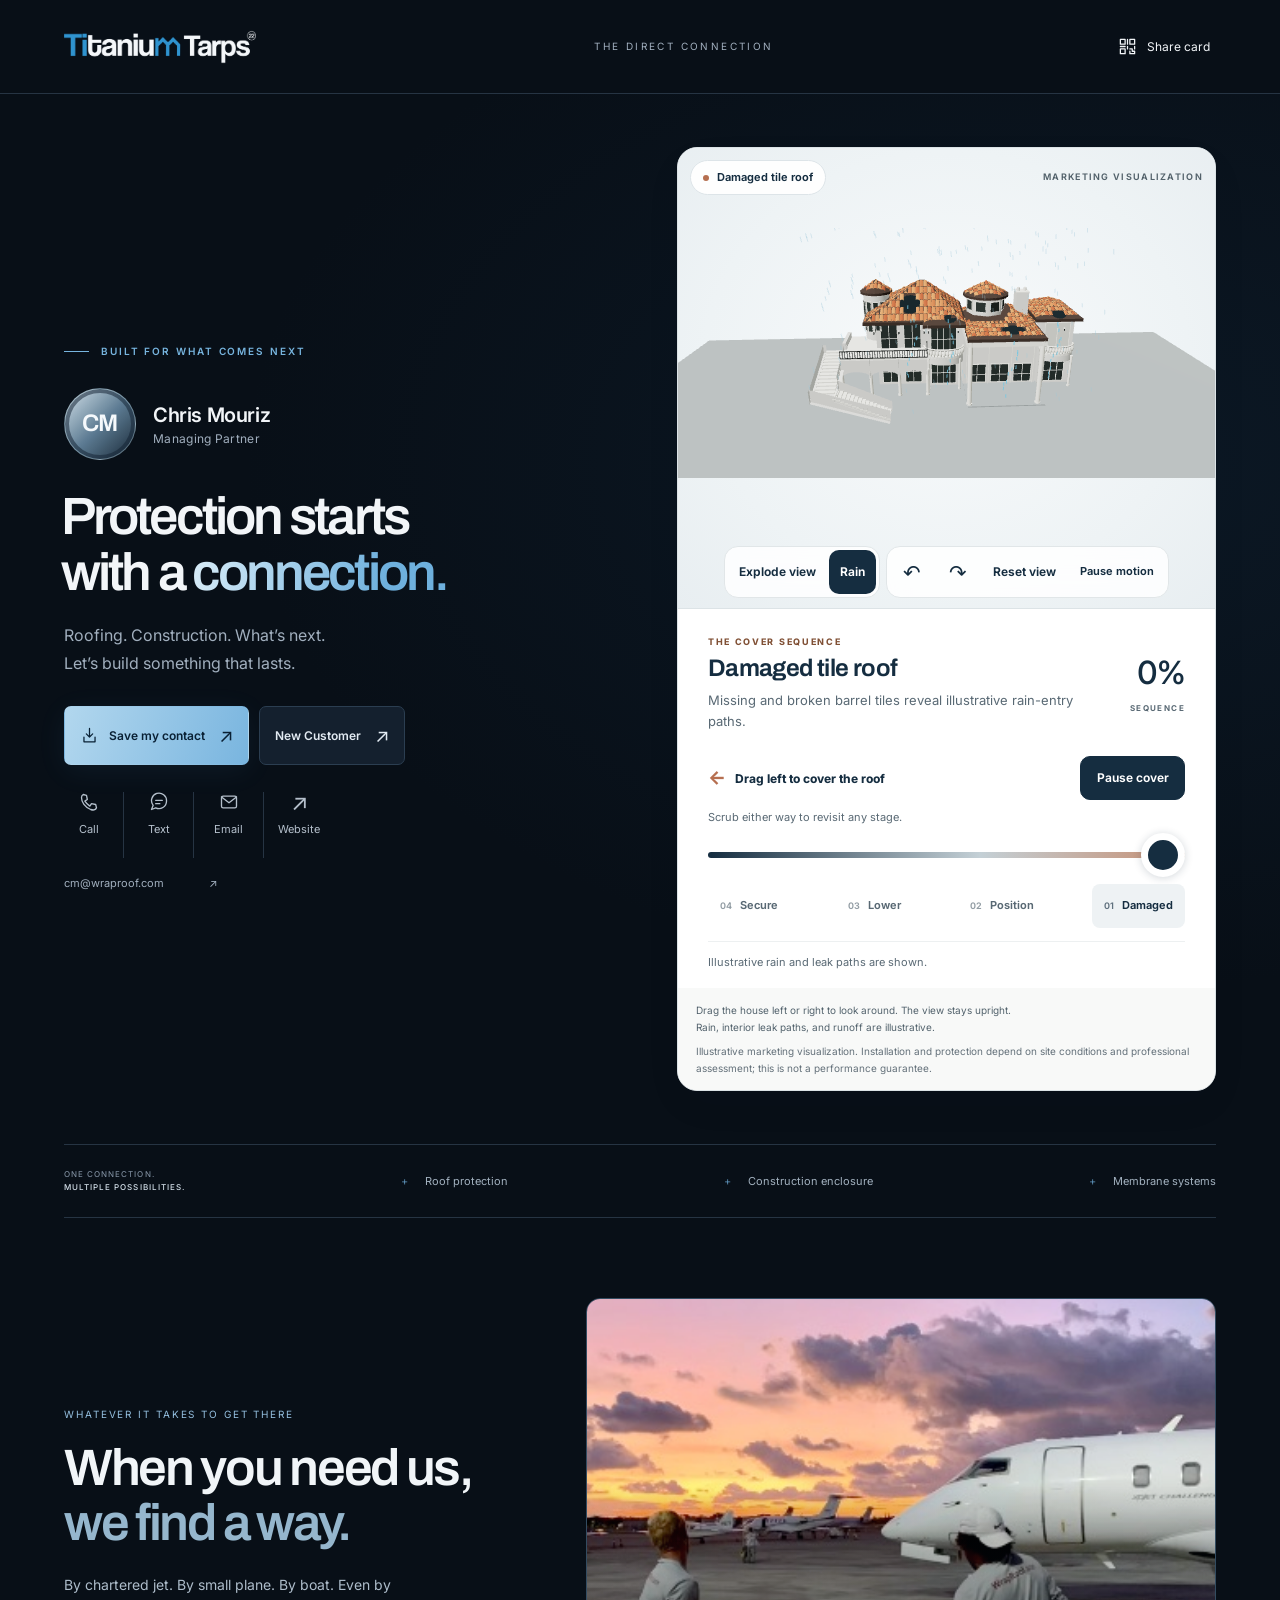
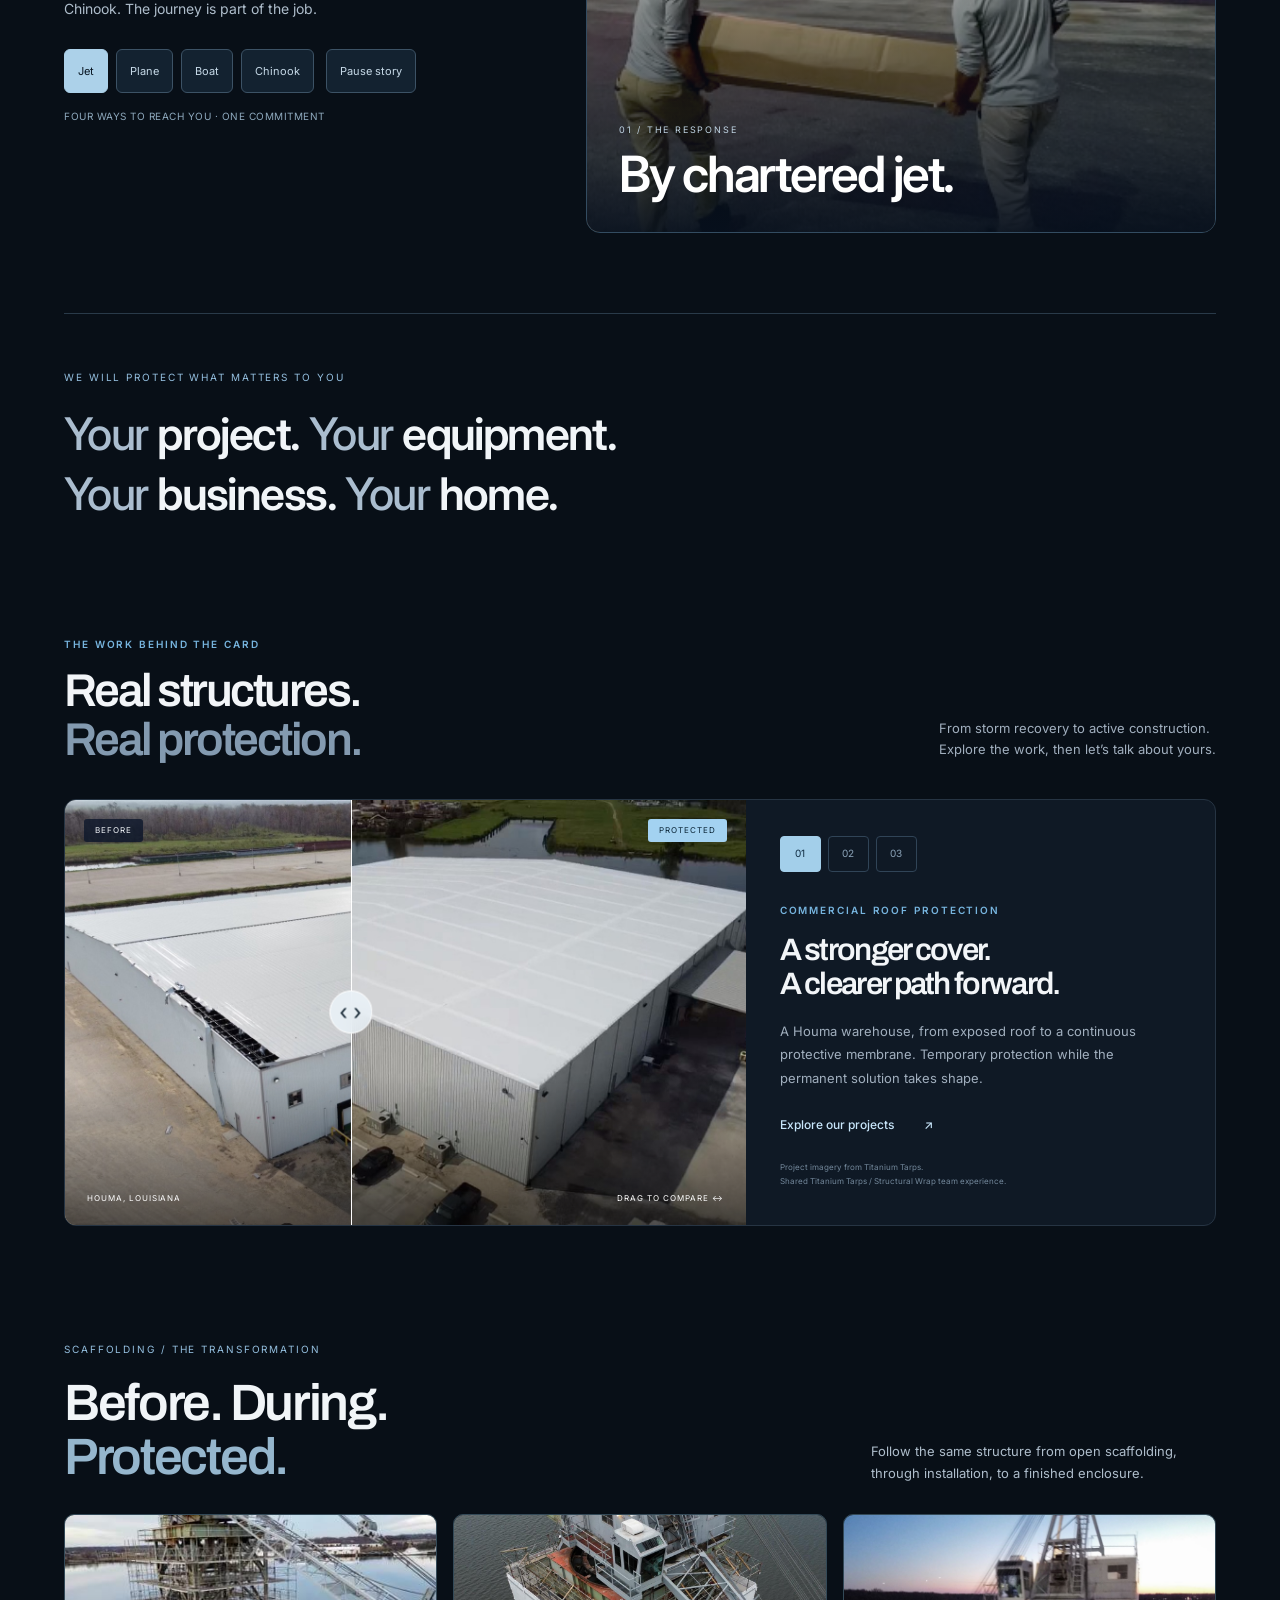
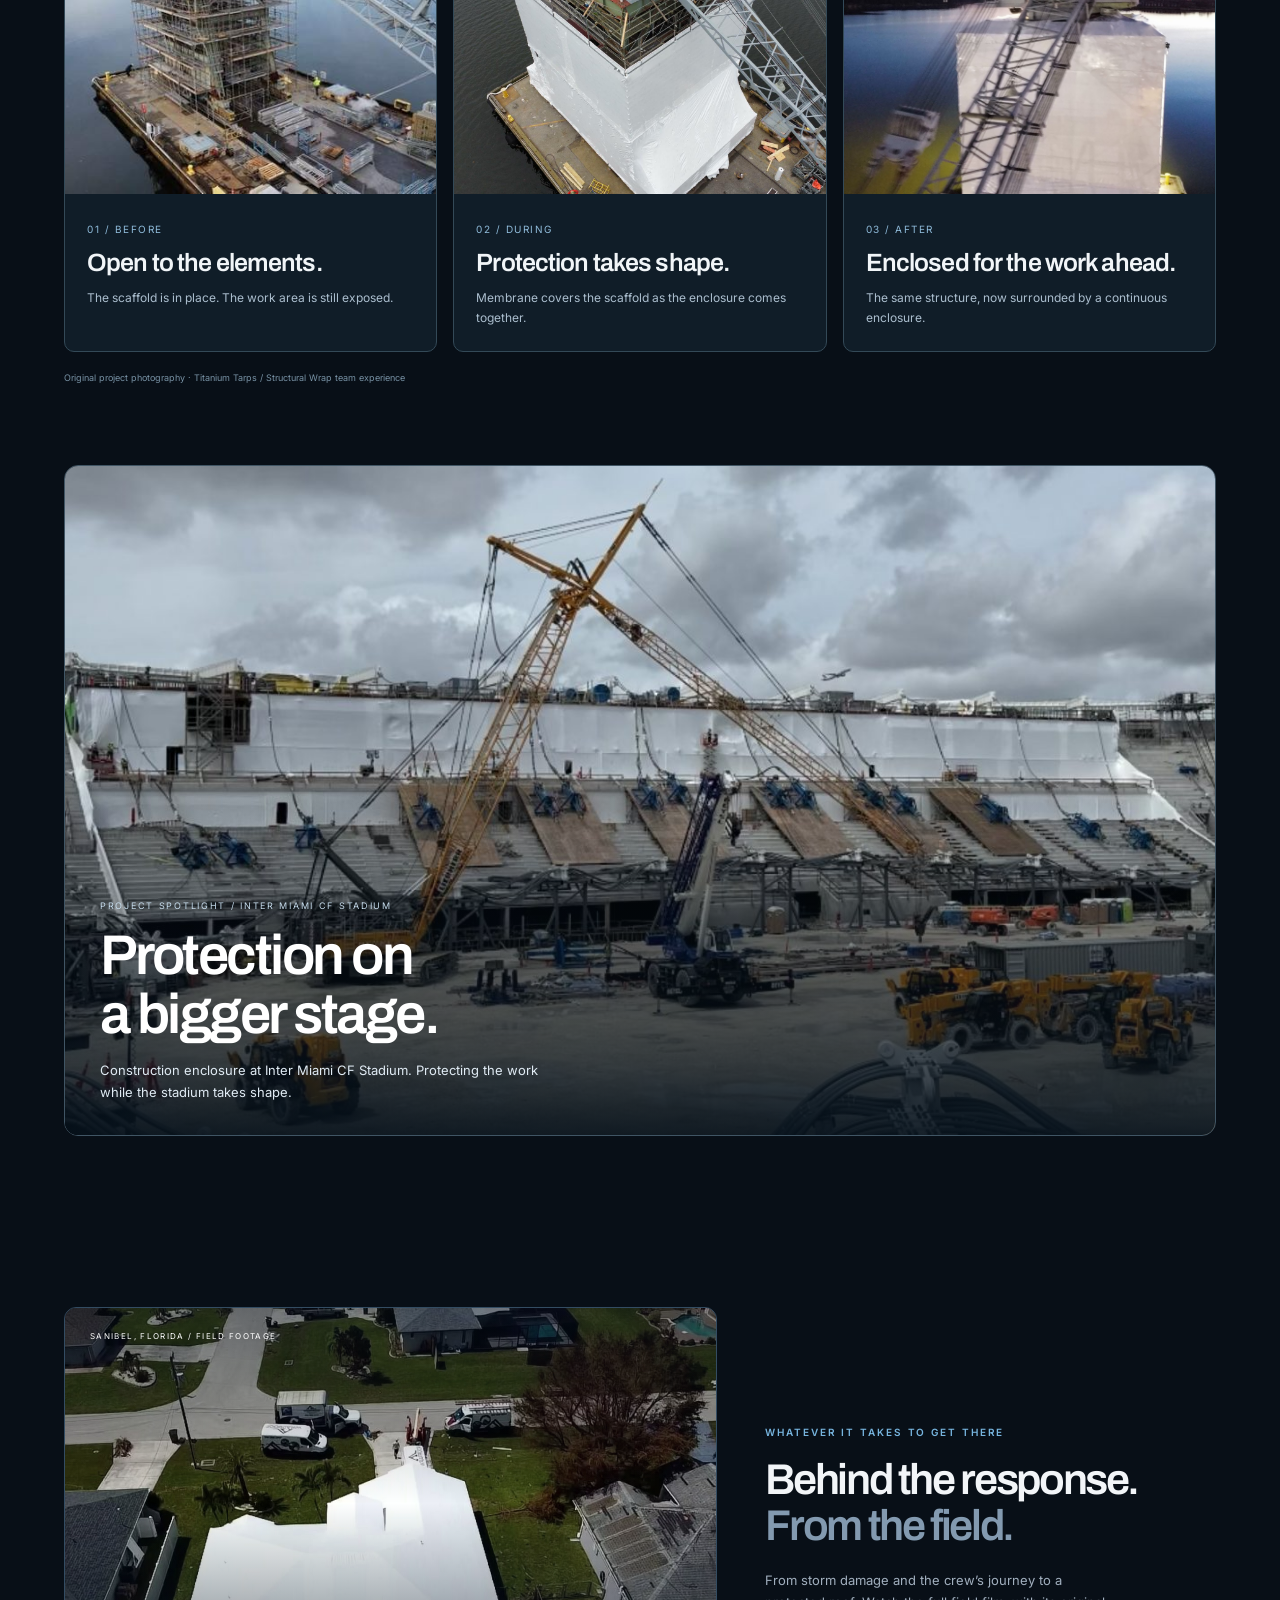
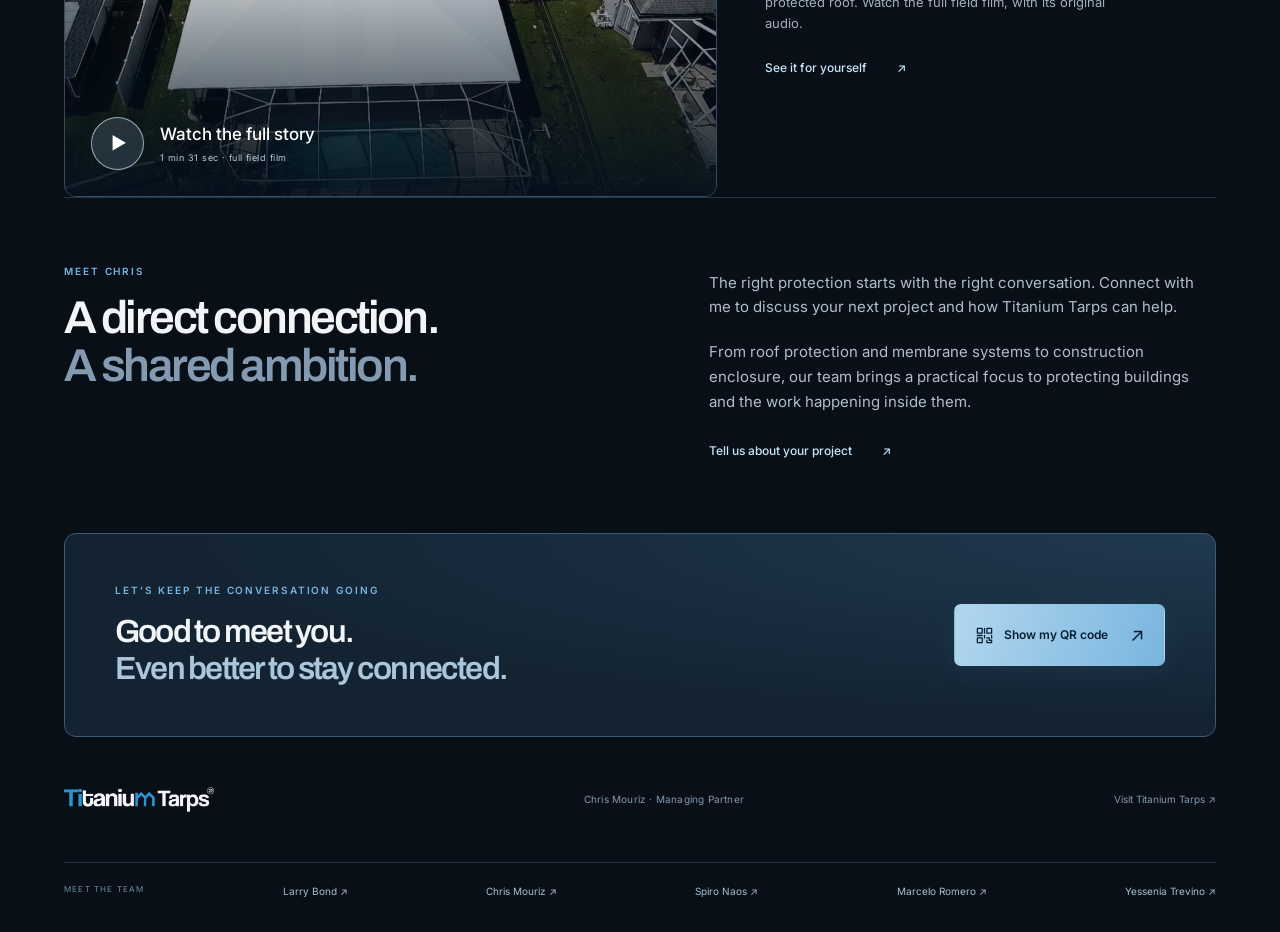
<file: chris.html>
<!doctype html>
<html lang="en">
<head>
<meta charset="utf-8"><meta name="viewport" content="width=device-width,initial-scale=1,viewport-fit=cover"><meta name="theme-color" content="#080f17">
<title>Chris Mouriz | Titanium Tarps</title>
<meta name="description" content="Connect with Chris Mouriz, Managing Partner at Titanium Tarps. Roof protection, construction enclosure, and a stronger connection.">
<link rel="canonical" href="https://titaniumtarps.com/chris.html">
<meta property="og:title" content="Chris Mouriz • Titanium Tarps"><meta property="og:description" content="Protection starts with a connection. Save Chris’s contact and explore Titanium Tarps."><meta property="og:type" content="profile"><meta property="og:url" content="https://titaniumtarps.com/chris.html"><meta property="og:image" content="https://titaniumtarps.com/assets/img/gallery/warehouse-houma-after.jpg"><meta name="twitter:card" content="summary_large_image">
<link rel="icon" href="assets/logo/favicon-32.png"><link rel="stylesheet" href="larry-card.css?v=20261014-house-horizontal">
<script defer src="larry-three.min.js"></script><script defer src="larry-card.js?v=20261016-ops"></script>
<link rel="stylesheet" href="titarps-story.css?v=20261014-film"><script defer src="titarps-story.js?v=20261013-story"></script>
<link rel="stylesheet" href="roof-cover.css?v=20261014-autoplay"><script defer src="roof-cover.js?v=20261014-autoplay"></script>
</head>
<body data-contact-name="Chris Mouriz" data-contact-first="Chris" data-contact-email="cm@wraproof.com" data-card-url="https://titaniumtarps.com/chris.html">
<a class="skip" href="#contact">Skip to contact details</a>
<header class="header"><a href="https://titaniumtarps.com/" aria-label="Titanium Tarps home"><img src="assets/logo/logo-on-dark.png" alt="Titanium Tarps" width="192" height="40"></a><span class="header-caption">THE DIRECT CONNECTION</span><button class="quiet" data-share><span class="icon" data-icon="qr"></span><span>Share card</span></button></header>
<main>
<section class="hero" aria-labelledby="name">
<div class="intro" id="contact">
<div class="eyebrow"><span class="line"></span> BUILT FOR WHAT COMES NEXT</div>
<div class="identity"><span class="portrait monogram" aria-hidden="true">CM</span><div class="identity-label">Chris Mouriz<span>Managing Partner</span></div></div>
<h1 id="name">Protection starts<br>with a <em>connection.</em></h1>
<p class="lead">Roofing. Construction. What’s next.<br>Let’s build something that lasts.</p>
<div class="primary-actions"><a class="button primary" href="chris-mouriz.vcf" download="Chris-Mouriz-Titanium-Tarps.vcf"><span class="icon" data-icon="save"></span>Save my contact<span class="arrow">↗</span></a><a class="button secondary" href="https://ops.titaniumtarps.com/l/quote">New Customer<span class="arrow">↗</span></a></div>
<nav class="contact-actions" aria-label="Contact Chris"><a href="tel:+13052404464"><span class="icon" data-icon="phone"></span>Call</a><a href="sms:+13052404464"><span class="icon" data-icon="message"></span>Text</a><a href="mailto:cm@wraproof.com"><span class="icon" data-icon="mail"></span>Email</a><a href="https://titaniumtarps.com/" target="_blank" rel="noopener noreferrer"><span class="web-icon" aria-hidden="true">↗</span>Website</a></nav>
<a class="email-address" href="mailto:cm@wraproof.com">cm@wraproof.com <span>↗</span></a>
</div>
<div class="roof-demo" aria-label="Interactive roof-cover demonstration">
      <div class="model-stage">
        <div class="stage-header">
          <span class="model-badge"><span class="status-dot" aria-hidden="true"></span><span id="model-label">Damaged tile roof</span></span>
          <span class="illustration-tag">MARKETING VISUALIZATION</span>
        </div>
        <div id="model" tabindex="0" aria-label="Interactive upright house model. Drag horizontally or use the rotate buttons to look around. Use the roof-cover slider below to explore the installation.">
          <img class="initial-fallback" src="assets/img/house/michael-wrapped-house.jpg" alt="Reference view of a house with a white fitted roof cover">
        </div>
        <div class="model-toolbar" role="group" aria-label="Model controls">
          <div class="toolbar-group">
            <button id="assembly" type="button" aria-pressed="false" title="Toggle exploded view">Explode view</button>
            <button id="weather" type="button" aria-pressed="true" title="Toggle illustrative rain">Rain</button>
          </div>
          <div class="toolbar-group view-controls">
            <button id="rotate-left" class="icon-button" type="button" aria-label="Rotate left" title="Rotate left">↶</button>
            <button id="rotate" class="icon-button" type="button" aria-label="Rotate right" title="Rotate right">↷</button>
            <button id="reset-view" type="button" title="Reset model view">Reset view</button>
            <button id="motion" class="icon-button" type="button" aria-label="Pause motion" aria-pressed="false" title="Pause motion">Ⅱ</button>
          </div>
        </div>
      </div>
      <div class="cover-panel">
        <div class="phase-summary">
          <div class="phase-copy">
            <p class="eyebrow">THE COVER SEQUENCE</p>
            <h2 id="cover-phase">Damaged roof</h2>
            <p id="cover-description">Broken tiles expose illustrative leak paths. Move the slider left to bring the Titanium cover over the roof.</p>
          </div>
          <div class="progress-readout"><span id="cover-percentage">0%</span><span>SEQUENCE</span></div>
        </div>
        <div class="slider-heading">
          <label for="cover-progress"><span aria-hidden="true">←</span> Drag left to cover the roof</label>
          <button id="cover-play" type="button" aria-pressed="false">Play cover</button>
          <span class="scrub-note" id="scrub-note">Scrub either way to revisit any stage.</span>
        </div>
        <div class="range-wrap">
          <input id="cover-progress" type="range" min="0" max="100" value="0" step="1" dir="rtl" aria-describedby="scrub-note cover-description" aria-label="Roof cover sequence. Drag left to advance from damaged to secured.">
        </div>
        <div class="phase-buttons" role="group" aria-label="Jump to a cover stage">
          <button type="button" data-stage="0" aria-pressed="true"><span>01</span> Damaged</button>
          <button type="button" data-stage="45" aria-pressed="false"><span>02</span> Position</button>
          <button type="button" data-stage="66" aria-pressed="false"><span>03</span> Lower</button>
          <button type="button" data-stage="100" aria-pressed="false"><span>04</span> Secure</button>
        </div>
        <p id="cover-status" class="cover-status" role="status" aria-live="polite" aria-atomic="true">Illustrative rain and leak paths are shown.</p>
      </div>
    <footer class="model-note">
      <p><span>Drag the house left or right to look around. The view stays upright.</span> Rain, interior leak paths, and runoff are illustrative.</p>
      <p class="disclaimer">Illustrative marketing visualization. Installation and protection depend on site conditions and professional assessment; this is not a performance guarantee.</p>
    </footer>
</div>
</section>
<div class="focus-strip"><span>ONE CONNECTION. <strong>MULTIPLE POSSIBILITIES.</strong></span><span>Roof protection</span><span>Construction enclosure</span><span>Membrane systems</span></div>
<section class="tt-story tt-journey" data-journey aria-label="How we get there"><div class="tt-journey-copy"><p class="tt-kicker">WHATEVER IT TAKES TO GET THERE</p><h2>When you need us,<br><span>we find a way.</span></h2><p>By chartered jet. By small plane. By boat. Even by Chinook. The journey is part of the job.</p><div class="tt-journey-controls" role="group" aria-label="Choose a travel slide"><button type="button" data-travel="0" aria-pressed="true" aria-label="Show Jet">Jet</button><button type="button" data-travel="1" aria-pressed="false" aria-label="Show Plane">Plane</button><button type="button" data-travel="2" aria-pressed="false" aria-label="Show Boat">Boat</button><button type="button" data-travel="3" aria-pressed="false" aria-label="Show Chinook">Chinook</button><button type="button" class="tt-pause" data-travel-pause aria-pressed="false">Pause story</button></div><p class="tt-journey-status" data-travel-status role="status">FOUR WAYS TO REACH YOU · ONE COMMITMENT</p></div><div class="tt-journey-stage"><figure class="tt-travel-slide is-active" aria-hidden="false"><img src="assets/img/web/crew-charter-jet.jpg" alt="Crew and materials beside a chartered jet" loading="lazy" decoding="async"><figcaption><small>01 / THE RESPONSE</small><strong>By chartered jet.</strong></figcaption></figure><figure class="tt-travel-slide" aria-hidden="true"><img src="assets/img/web/crew-small-plane.jpg" alt="Loading a small plane with materials" loading="lazy" decoding="async"><figcaption><small>02 / THE RESPONSE</small><strong>By small plane.</strong></figcaption></figure><figure class="tt-travel-slide" aria-hidden="true"><img src="assets/img/web/crew-response-boat.jpg" alt="The crew traveling by boat" loading="lazy" decoding="async"><figcaption><small>03 / THE RESPONSE</small><strong>By boat.</strong></figcaption></figure><figure class="tt-travel-slide" aria-hidden="true"><img src="sanibel-chinook-poster.jpg" alt="Chinook helicopter with its loading ramp open in Sanibel" loading="lazy" decoding="async"><figcaption><small>04 / WHATEVER IT TAKES</small><strong>Even by Chinook.</strong></figcaption></figure></div></section>
<section class="tt-story tt-promise" aria-label="What we protect"><p class="tt-kicker">WE WILL PROTECT WHAT MATTERS TO YOU</p><p>Your <strong>project.</strong> Your <strong>equipment.</strong><br>Your <strong>business.</strong> Your <strong>home.</strong></p></section>
<section class="work section" aria-labelledby="work-heading">
<div class="section-head"><div><p class="eyebrow">THE WORK BEHIND THE CARD</p><h2 id="work-heading">Real structures.<br><span>Real protection.</span></h2></div><p>From storm recovery to active construction.<br>Explore the work, then let’s talk about yours.</p></div>
<div class="showcase">
<div class="project-image" id="project-image"><img id="after-image" src="assets/img/gallery/warehouse-houma-after.jpg" alt="Houma warehouse sealed under a white membrane" width="1200" height="800" loading="lazy"><div class="before-layer" id="before-layer"><img id="before-image" src="assets/img/gallery/warehouse-houma-before.jpg" alt="Houma warehouse before the wrap" width="1200" height="800" loading="lazy"></div><span class="photo-label before-tag">BEFORE</span><span class="photo-label after-tag">PROTECTED</span><div class="compare-line" id="compare-line"><span>‹ ›</span></div><input id="compare" type="range" min="0" max="100" value="42" aria-label="Compare before and after roof protection"><div class="photo-bottom"><span id="photo-location">HOUMA, LOUISIANA</span><span id="photo-hint">DRAG TO COMPARE ↔</span></div></div>
<div class="project-info"><div class="project-tabs" role="group" aria-label="Choose a project"><button data-project="0" class="active" aria-pressed="true">01</button><button data-project="1" aria-pressed="false">02</button><button data-project="2" aria-pressed="false">03</button></div><p class="eyebrow" id="project-category">COMMERCIAL ROOF PROTECTION</p><h3 id="project-title">A stronger cover.<br>A clearer path forward.</h3><p id="project-description">A Houma warehouse, from exposed roof to a continuous protective membrane. Temporary protection while the permanent solution takes shape.</p><a href="https://titaniumtarps.com/#projects" class="text-link">Explore our projects <span>↗</span></a><div class="project-credit">Project imagery from Titanium Tarps.<br>Shared Titanium Tarps / Structural Wrap team experience.</div></div>
</div>
</section>
<section class="tt-story tt-scaffold" aria-labelledby="scaffold-heading"><div class="tt-section-head"><div><p class="tt-kicker">SCAFFOLDING / THE TRANSFORMATION</p><h2 id="scaffold-heading">Before. During.<br><span>Protected.</span></h2></div><p>Follow the same structure from open scaffolding, through installation, to a finished enclosure.</p></div><div class="tt-scaffold-grid"><figure><img src="scaffold-before.jpg" alt="Open scaffolding around a waterfront industrial structure" loading="lazy" decoding="async"><figcaption><small>01 / BEFORE</small><h3>Open to the elements.</h3><p>The scaffold is in place. The work area is still exposed.</p></figcaption></figure><figure><img src="scaffold-during.jpg" alt="White membrane being installed around the scaffold with its upper section still open" loading="lazy" decoding="async"><figcaption><small>02 / DURING</small><h3>Protection takes shape.</h3><p>Membrane covers the scaffold as the enclosure comes together.</p></figcaption></figure><figure><img src="scaffold-after.jpg" alt="Completed white membrane enclosure around the waterfront scaffold" loading="lazy" decoding="async"><figcaption><small>03 / AFTER</small><h3>Enclosed for the work ahead.</h3><p>The same structure, now surrounded by a continuous enclosure.</p></figcaption></figure></div><p class="tt-project-credit">Original project photography · Titanium Tarps / Structural Wrap team experience</p></section>
<section class="tt-story tt-stadium" aria-labelledby="stadium-heading"><figure class="tt-stadium-frame"><img src="assets/img/web/stadium.jpg" alt="White membrane enclosing the Inter Miami CF Stadium stands during construction" width="1284" height="777" loading="lazy" decoding="async"><figcaption><p class="tt-kicker">PROJECT SPOTLIGHT / INTER MIAMI CF STADIUM</p><h2 id="stadium-heading">Protection on<br>a bigger stage.</h2><p>Construction enclosure at Inter Miami CF Stadium. Protecting the work while the stadium takes shape.</p></figcaption></figure></section>
<section class="field-film section" aria-labelledby="film-heading"><button class="film-preview" data-film aria-label="Watch the full Sanibel response film"><img src="sanibel-response-poster.jpg" alt="A roof protected with white membrane in the Sanibel response film" width="1280" height="960" loading="lazy"><span class="film-topline">SANIBEL, FLORIDA / FIELD FOOTAGE</span><span class="film-play"><span class="play-disc" aria-hidden="true">▶</span><span>Watch the full story<small>1 min 31 sec · full field film</small></span></span></button><div class="film-copy"><p class="eyebrow">WHATEVER IT TAKES TO GET THERE</p><h2 id="film-heading">Behind the response.<br><span>From the field.</span></h2><p>From storm damage and the crew’s journey to a protected roof. Watch the full field film, with its original audio.</p><button class="text-link" data-film>See it for yourself <span>↗</span></button></div></section>
<section class="about section" aria-labelledby="about-heading"><div><p class="eyebrow">MEET CHRIS</p><h2 id="about-heading">A direct connection.<br><span>A shared ambition.</span></h2></div><div class="about-copy"><p>The right protection starts with the right conversation. Connect with me to discuss your next project and how Titanium Tarps can help.</p><p>From roof protection and membrane systems to construction enclosure, our team brings a practical focus to protecting buildings and the work happening inside them.</p><a class="text-link" href="https://ops.titaniumtarps.com/l/quote">Tell us about your project <span>↗</span></a></div></section>
<section class="closing"><div><p class="eyebrow">LET’S KEEP THE CONVERSATION GOING</p><h2>Good to meet you.<br><span>Even better to stay connected.</span></h2></div><button class="button primary" data-share><span class="icon" data-icon="qr"></span>Show my QR code<span class="arrow">↗</span></button></section>
</main>
<footer><img src="assets/logo/logo-on-dark.png" alt="Titanium Tarps" width="150" height="32"><span>Chris Mouriz · Managing Partner</span><a href="https://titaniumtarps.com/">Visit Titanium Tarps ↗</a></footer><nav class="team-links" aria-label="Titanium Tarps team cards"><span>MEET THE TEAM</span><a href="larry.html">Larry Bond ↗</a><a href="chris.html">Chris Mouriz ↗</a><a href="spiro.html">Spiro Naos ↗</a><a href="marcelo.html">Marcelo Romero ↗</a><a href="yessenia.html">Yessenia Trevino ↗</a></nav>
<div class="mobile-dock"><a class="button primary" href="chris-mouriz.vcf" download="Chris-Mouriz-Titanium-Tarps.vcf"><span class="icon" data-icon="save"></span>Save contact</a><button class="button secondary" data-share><span class="icon" data-icon="qr"></span>Share</button></div>
<dialog id="share-dialog" aria-labelledby="share-title"><button class="close" data-close aria-label="Close share card">×</button><img class="dialog-logo" src="assets/logo/logo-on-dark.png" alt="Titanium Tarps" width="170" height="36"><p class="eyebrow">ONE SCAN. A DIRECT CONNECTION.</p><h2 id="share-title">Meet Chris Mouriz.</h2><p>Managing Partner · Titanium Tarps</p><div class="qr-frame"><img src="chris-qr.svg" width="280" height="280" alt="Scan to open Chris Mouriz’s Titanium Tarps contact card"></div><p class="qr-address">titaniumtarps.com/chris.html</p><div class="dialog-actions"><button class="button primary" id="native-share">Share card ↗</button><button class="button secondary" id="copy">Copy link</button></div><a class="text-link" href="chris-qr.svg" download="Chris-Mouriz-QR.svg">Download QR code ↓</a><p class="status" id="share-status" role="status"></p></dialog>
<dialog id="film-dialog" aria-labelledby="film-title"><button class="close" data-close aria-label="Close deployment film">×</button><p class="eyebrow">TITANIUM TARPS / IN THE FIELD</p><h2 id="film-title">The Sanibel response.</h2><video id="field-video" data-src="sanibel-response-film.mp4" controls playsinline preload="none" poster="sanibel-response-poster.jpg" aria-label="Full 91-second Sanibel storm-recovery film with audio">Your browser cannot play this video. <a href="sanibel-response-film.mp4">Open the full field film</a>.</video><p class="film-caption">Storm damage. The crew’s journey. A roof protected.<span>Full field film · original audio</span></p></dialog>
<noscript><div class="no-js">Contact Chris directly: <a href="tel:+13052404464">305-240-4464</a> · <a href="mailto:cm@wraproof.com">cm@wraproof.com</a>. Contact download and all links work without JavaScript.</div></noscript>
</body></html>
</file>
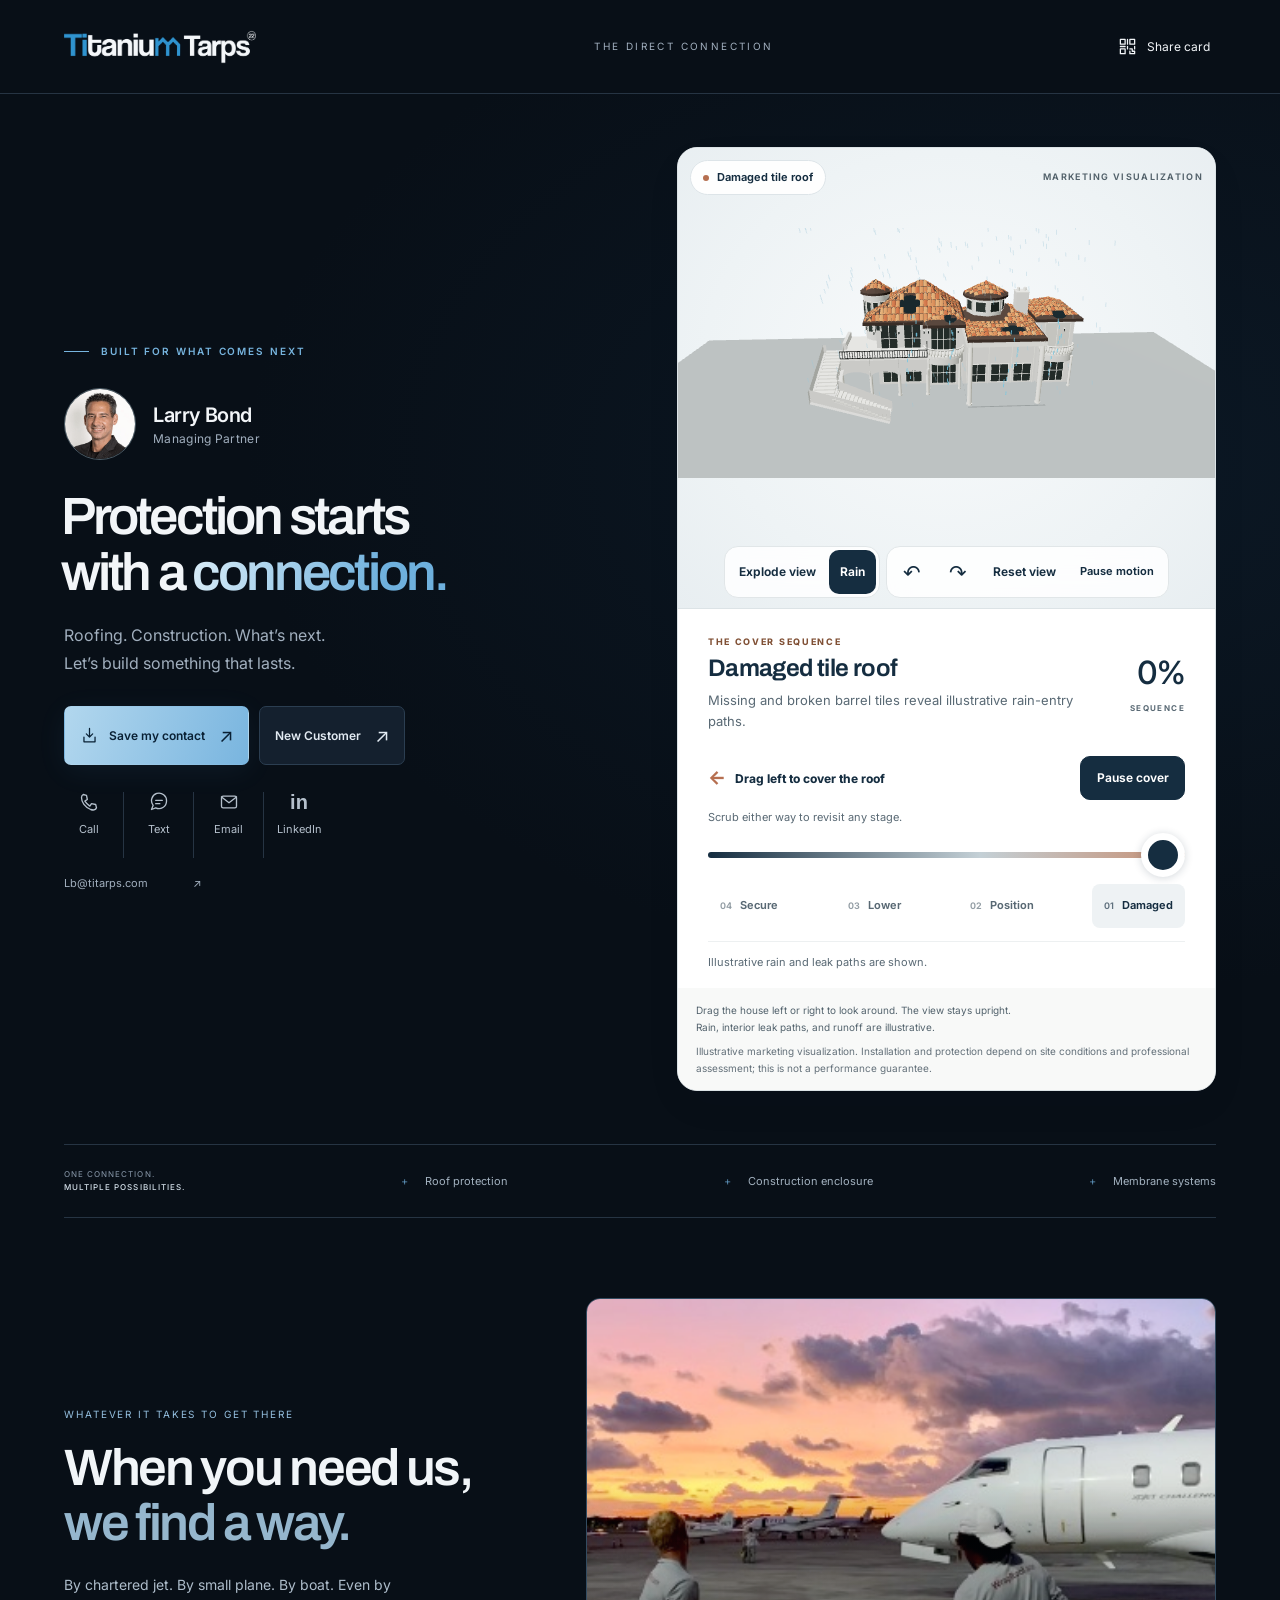
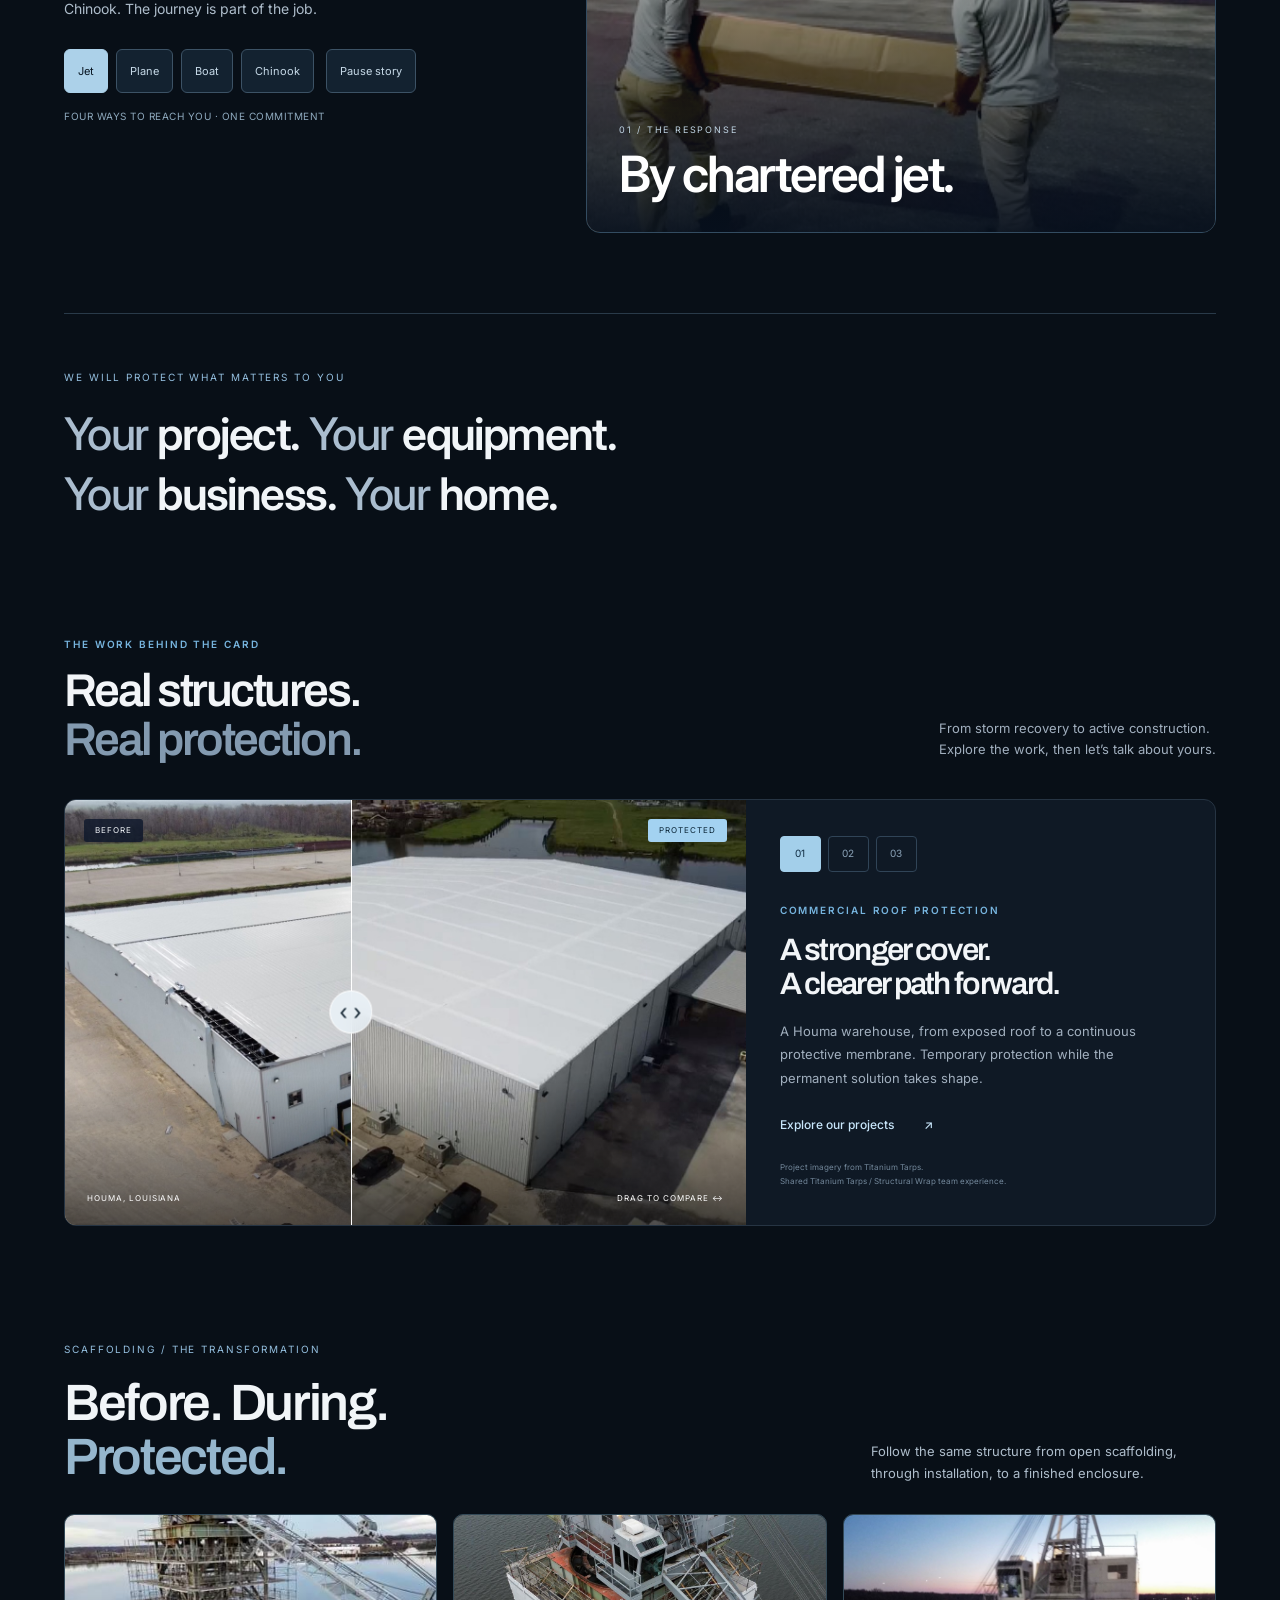
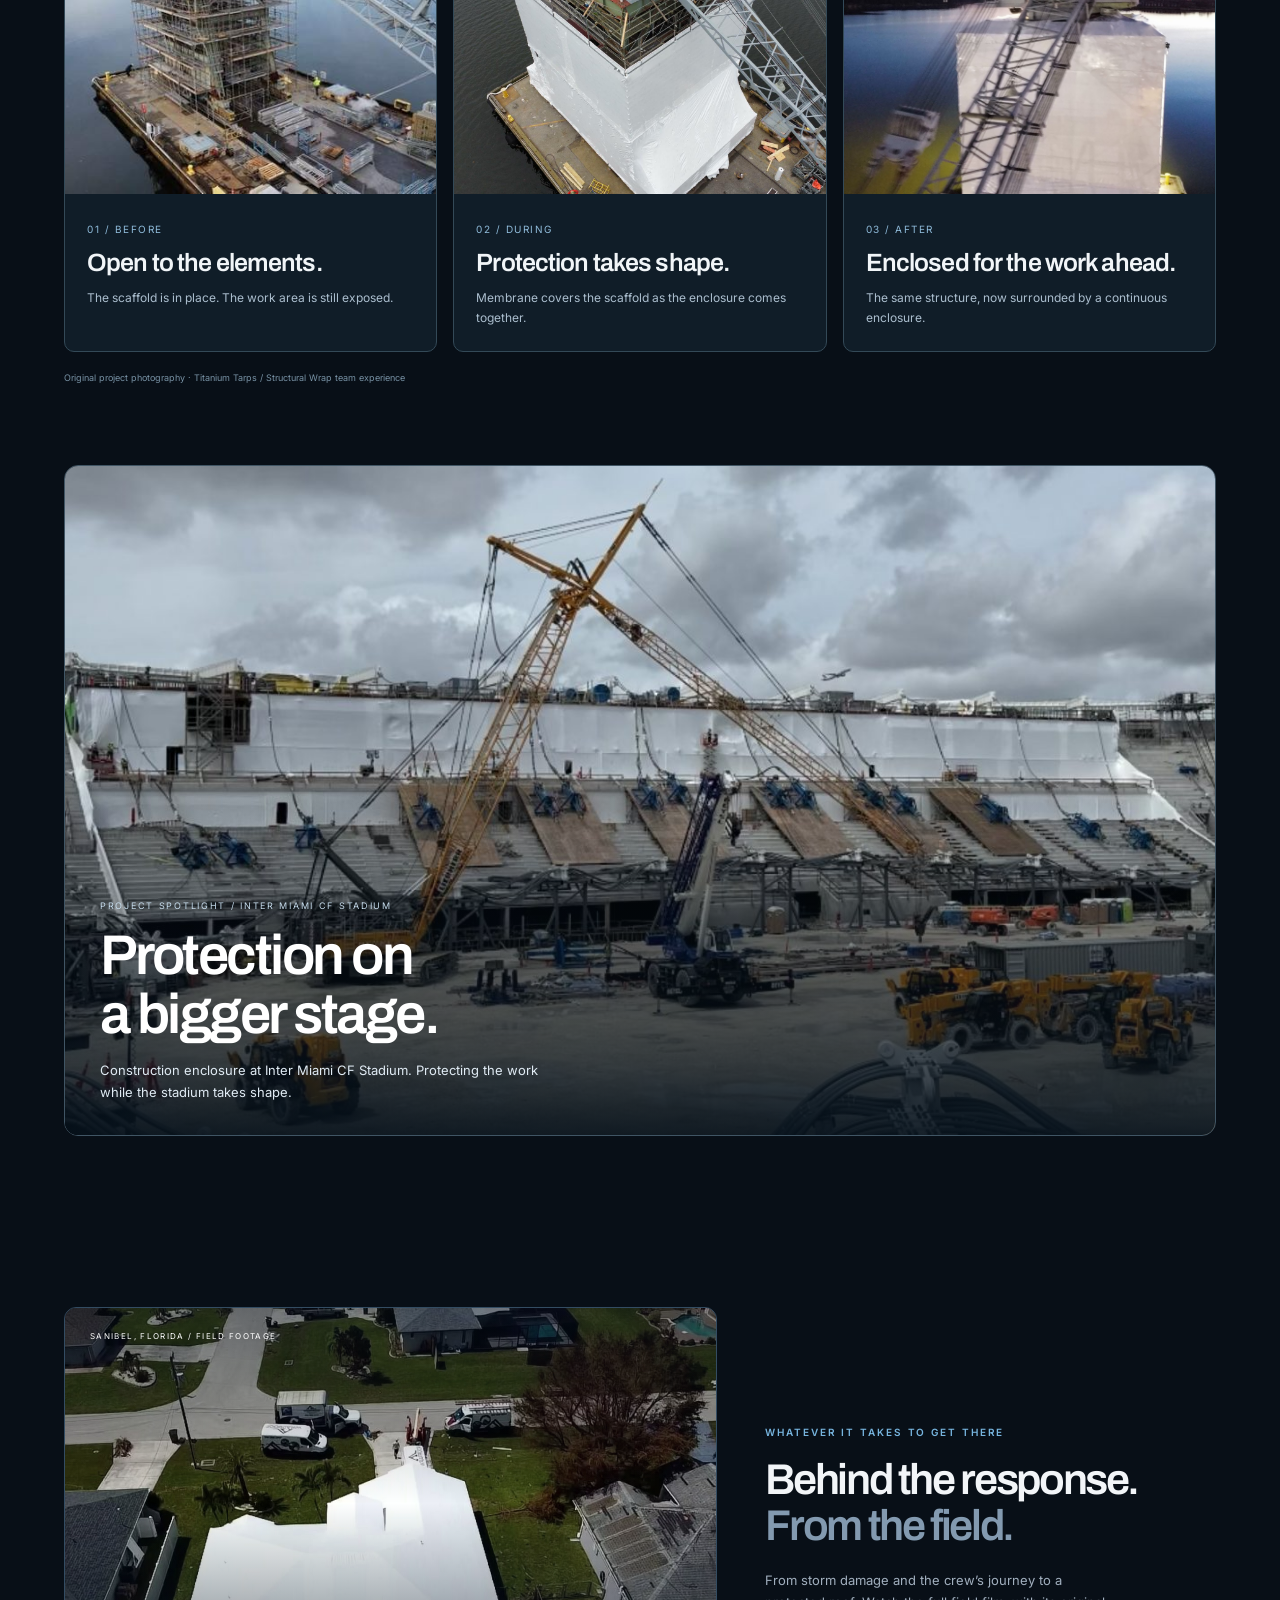
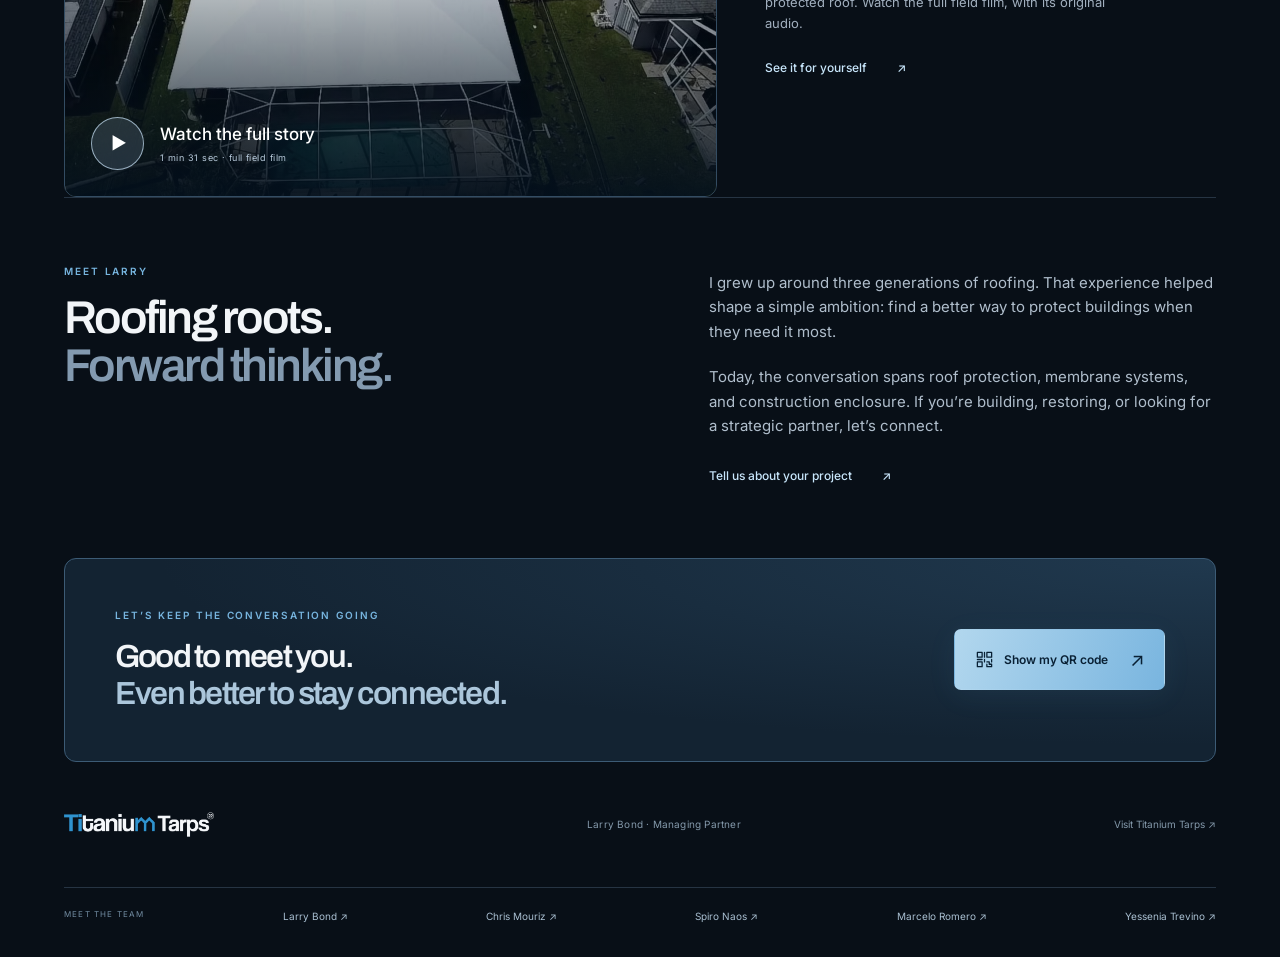
<file: larry.html>
<!doctype html>
<html lang="en">
<head>
<meta charset="utf-8"><meta name="viewport" content="width=device-width,initial-scale=1,viewport-fit=cover"><meta name="theme-color" content="#080f17">
<title>Larry Bond | Titanium Tarps</title>
<meta name="description" content="Connect with Larry Bond, Managing Partner at Titanium Tarps. Roof protection, construction enclosure, and a stronger connection.">
<link rel="canonical" href="https://titaniumtarps.com/larry.html">
<meta property="og:title" content="Larry Bond • Titanium Tarps"><meta property="og:description" content="Protection starts with a connection. Save Larry’s contact and explore Titanium Tarps."><meta property="og:type" content="profile"><meta property="og:url" content="https://titaniumtarps.com/larry.html"><meta property="og:image" content="https://titaniumtarps.com/assets/img/gallery/warehouse-houma-after.jpg"><meta name="twitter:card" content="summary_large_image">
<link rel="icon" href="assets/logo/favicon-32.png"><link rel="stylesheet" href="larry-card.css?v=20261014-house-horizontal">
<script defer src="larry-three.min.js"></script><script defer src="larry-card.js?v=20261016-ops"></script>
<link rel="stylesheet" href="titarps-story.css?v=20261014-film"><script defer src="titarps-story.js?v=20261013-story"></script>
<link rel="stylesheet" href="roof-cover.css?v=20261014-autoplay"><script defer src="roof-cover.js?v=20261014-autoplay"></script>
</head>
<body data-contact-name="Larry Bond" data-contact-first="Larry" data-contact-email="Lb@titarps.com" data-card-url="https://titaniumtarps.com/larry.html">
<a class="skip" href="#contact">Skip to contact details</a>
<header class="header"><a href="https://titaniumtarps.com/" aria-label="Titanium Tarps home"><img src="assets/logo/logo-on-dark.png" alt="Titanium Tarps" width="192" height="40"></a><span class="header-caption">THE DIRECT CONNECTION</span><button class="quiet" data-share><span class="icon" data-icon="qr"></span><span>Share card</span></button></header>
<main>
<section class="hero" aria-labelledby="name">
<div class="intro" id="contact">
<div class="eyebrow"><span class="line"></span> BUILT FOR WHAT COMES NEXT</div>
<div class="identity"><img class="portrait" src="larry-portrait.png" alt="Larry Bond" width="112" height="112"><div class="identity-label">Larry Bond<span>Managing Partner</span></div></div>
<h1 id="name">Protection starts<br>with a <em>connection.</em></h1>
<p class="lead">Roofing. Construction. What’s next.<br>Let’s build something that lasts.</p>
<div class="primary-actions"><a class="button primary" href="larry-bond.vcf" download="Larry-Bond-Titanium-Tarps.vcf"><span class="icon" data-icon="save"></span>Save my contact<span class="arrow">↗</span></a><a class="button secondary" href="https://ops.titaniumtarps.com/l/quote">New Customer<span class="arrow">↗</span></a></div>
<nav class="contact-actions" aria-label="Contact Larry"><a href="tel:+18434556046"><span class="icon" data-icon="phone"></span>Call</a><a href="sms:+18434556046"><span class="icon" data-icon="message"></span>Text</a><a href="mailto:Lb@titarps.com"><span class="icon" data-icon="mail"></span>Email</a><a href="https://www.linkedin.com/in/larryjamesbond/" target="_blank" rel="noopener noreferrer"><span class="linkedin">in</span>LinkedIn</a></nav>
<a class="email-address" href="mailto:Lb@titarps.com">Lb@titarps.com <span>↗</span></a>
</div>
<div class="roof-demo" aria-label="Interactive roof-cover demonstration">
      <div class="model-stage">
        <div class="stage-header">
          <span class="model-badge"><span class="status-dot" aria-hidden="true"></span><span id="model-label">Damaged tile roof</span></span>
          <span class="illustration-tag">MARKETING VISUALIZATION</span>
        </div>
        <div id="model" tabindex="0" aria-label="Interactive upright house model. Drag horizontally or use the rotate buttons to look around. Use the roof-cover slider below to explore the installation.">
          <img class="initial-fallback" src="assets/img/house/michael-wrapped-house.jpg" alt="Reference view of a house with a white fitted roof cover">
        </div>
        <div class="model-toolbar" role="group" aria-label="Model controls">
          <div class="toolbar-group">
            <button id="assembly" type="button" aria-pressed="false" title="Toggle exploded view">Explode view</button>
            <button id="weather" type="button" aria-pressed="true" title="Toggle illustrative rain">Rain</button>
          </div>
          <div class="toolbar-group view-controls">
            <button id="rotate-left" class="icon-button" type="button" aria-label="Rotate left" title="Rotate left">↶</button>
            <button id="rotate" class="icon-button" type="button" aria-label="Rotate right" title="Rotate right">↷</button>
            <button id="reset-view" type="button" title="Reset model view">Reset view</button>
            <button id="motion" class="icon-button" type="button" aria-label="Pause motion" aria-pressed="false" title="Pause motion">Ⅱ</button>
          </div>
        </div>
      </div>
      <div class="cover-panel">
        <div class="phase-summary">
          <div class="phase-copy">
            <p class="eyebrow">THE COVER SEQUENCE</p>
            <h2 id="cover-phase">Damaged roof</h2>
            <p id="cover-description">Broken tiles expose illustrative leak paths. Move the slider left to bring the Titanium cover over the roof.</p>
          </div>
          <div class="progress-readout"><span id="cover-percentage">0%</span><span>SEQUENCE</span></div>
        </div>
        <div class="slider-heading">
          <label for="cover-progress"><span aria-hidden="true">←</span> Drag left to cover the roof</label>
          <button id="cover-play" type="button" aria-pressed="false">Play cover</button>
          <span class="scrub-note" id="scrub-note">Scrub either way to revisit any stage.</span>
        </div>
        <div class="range-wrap">
          <input id="cover-progress" type="range" min="0" max="100" value="0" step="1" dir="rtl" aria-describedby="scrub-note cover-description" aria-label="Roof cover sequence. Drag left to advance from damaged to secured.">
        </div>
        <div class="phase-buttons" role="group" aria-label="Jump to a cover stage">
          <button type="button" data-stage="0" aria-pressed="true"><span>01</span> Damaged</button>
          <button type="button" data-stage="45" aria-pressed="false"><span>02</span> Position</button>
          <button type="button" data-stage="66" aria-pressed="false"><span>03</span> Lower</button>
          <button type="button" data-stage="100" aria-pressed="false"><span>04</span> Secure</button>
        </div>
        <p id="cover-status" class="cover-status" role="status" aria-live="polite" aria-atomic="true">Illustrative rain and leak paths are shown.</p>
      </div>
    <footer class="model-note">
      <p><span>Drag the house left or right to look around. The view stays upright.</span> Rain, interior leak paths, and runoff are illustrative.</p>
      <p class="disclaimer">Illustrative marketing visualization. Installation and protection depend on site conditions and professional assessment; this is not a performance guarantee.</p>
    </footer>
</div>
</section>
<div class="focus-strip"><span>ONE CONNECTION. <strong>MULTIPLE POSSIBILITIES.</strong></span><span>Roof protection</span><span>Construction enclosure</span><span>Membrane systems</span></div>
<section class="tt-story tt-journey" data-journey aria-label="How we get there"><div class="tt-journey-copy"><p class="tt-kicker">WHATEVER IT TAKES TO GET THERE</p><h2>When you need us,<br><span>we find a way.</span></h2><p>By chartered jet. By small plane. By boat. Even by Chinook. The journey is part of the job.</p><div class="tt-journey-controls" role="group" aria-label="Choose a travel slide"><button type="button" data-travel="0" aria-pressed="true" aria-label="Show Jet">Jet</button><button type="button" data-travel="1" aria-pressed="false" aria-label="Show Plane">Plane</button><button type="button" data-travel="2" aria-pressed="false" aria-label="Show Boat">Boat</button><button type="button" data-travel="3" aria-pressed="false" aria-label="Show Chinook">Chinook</button><button type="button" class="tt-pause" data-travel-pause aria-pressed="false">Pause story</button></div><p class="tt-journey-status" data-travel-status role="status">FOUR WAYS TO REACH YOU · ONE COMMITMENT</p></div><div class="tt-journey-stage"><figure class="tt-travel-slide is-active" aria-hidden="false"><img src="assets/img/web/crew-charter-jet.jpg" alt="Crew and materials beside a chartered jet" loading="lazy" decoding="async"><figcaption><small>01 / THE RESPONSE</small><strong>By chartered jet.</strong></figcaption></figure><figure class="tt-travel-slide" aria-hidden="true"><img src="assets/img/web/crew-small-plane.jpg" alt="Loading a small plane with materials" loading="lazy" decoding="async"><figcaption><small>02 / THE RESPONSE</small><strong>By small plane.</strong></figcaption></figure><figure class="tt-travel-slide" aria-hidden="true"><img src="assets/img/web/crew-response-boat.jpg" alt="The crew traveling by boat" loading="lazy" decoding="async"><figcaption><small>03 / THE RESPONSE</small><strong>By boat.</strong></figcaption></figure><figure class="tt-travel-slide" aria-hidden="true"><img src="sanibel-chinook-poster.jpg" alt="Chinook helicopter with its loading ramp open in Sanibel" loading="lazy" decoding="async"><figcaption><small>04 / WHATEVER IT TAKES</small><strong>Even by Chinook.</strong></figcaption></figure></div></section>
<section class="tt-story tt-promise" aria-label="What we protect"><p class="tt-kicker">WE WILL PROTECT WHAT MATTERS TO YOU</p><p>Your <strong>project.</strong> Your <strong>equipment.</strong><br>Your <strong>business.</strong> Your <strong>home.</strong></p></section>
<section class="work section" aria-labelledby="work-heading">
<div class="section-head"><div><p class="eyebrow">THE WORK BEHIND THE CARD</p><h2 id="work-heading">Real structures.<br><span>Real protection.</span></h2></div><p>From storm recovery to active construction.<br>Explore the work, then let’s talk about yours.</p></div>
<div class="showcase">
<div class="project-image" id="project-image"><img id="after-image" src="assets/img/gallery/warehouse-houma-after.jpg" alt="Houma warehouse sealed under a white membrane" width="1200" height="800" loading="lazy"><div class="before-layer" id="before-layer"><img id="before-image" src="assets/img/gallery/warehouse-houma-before.jpg" alt="Houma warehouse before the wrap" width="1200" height="800" loading="lazy"></div><span class="photo-label before-tag">BEFORE</span><span class="photo-label after-tag">PROTECTED</span><div class="compare-line" id="compare-line"><span>‹ ›</span></div><input id="compare" type="range" min="0" max="100" value="42" aria-label="Compare before and after roof protection"><div class="photo-bottom"><span id="photo-location">HOUMA, LOUISIANA</span><span id="photo-hint">DRAG TO COMPARE ↔</span></div></div>
<div class="project-info"><div class="project-tabs" role="group" aria-label="Choose a project"><button data-project="0" class="active" aria-pressed="true">01</button><button data-project="1" aria-pressed="false">02</button><button data-project="2" aria-pressed="false">03</button></div><p class="eyebrow" id="project-category">COMMERCIAL ROOF PROTECTION</p><h3 id="project-title">A stronger cover.<br>A clearer path forward.</h3><p id="project-description">A Houma warehouse, from exposed roof to a continuous protective membrane. Temporary protection while the permanent solution takes shape.</p><a href="https://titaniumtarps.com/#projects" class="text-link">Explore our projects <span>↗</span></a><div class="project-credit">Project imagery from Titanium Tarps.<br>Shared Titanium Tarps / Structural Wrap team experience.</div></div>
</div>
</section>
<section class="tt-story tt-scaffold" aria-labelledby="scaffold-heading"><div class="tt-section-head"><div><p class="tt-kicker">SCAFFOLDING / THE TRANSFORMATION</p><h2 id="scaffold-heading">Before. During.<br><span>Protected.</span></h2></div><p>Follow the same structure from open scaffolding, through installation, to a finished enclosure.</p></div><div class="tt-scaffold-grid"><figure><img src="scaffold-before.jpg" alt="Open scaffolding around a waterfront industrial structure" loading="lazy" decoding="async"><figcaption><small>01 / BEFORE</small><h3>Open to the elements.</h3><p>The scaffold is in place. The work area is still exposed.</p></figcaption></figure><figure><img src="scaffold-during.jpg" alt="White membrane being installed around the scaffold with its upper section still open" loading="lazy" decoding="async"><figcaption><small>02 / DURING</small><h3>Protection takes shape.</h3><p>Membrane covers the scaffold as the enclosure comes together.</p></figcaption></figure><figure><img src="scaffold-after.jpg" alt="Completed white membrane enclosure around the waterfront scaffold" loading="lazy" decoding="async"><figcaption><small>03 / AFTER</small><h3>Enclosed for the work ahead.</h3><p>The same structure, now surrounded by a continuous enclosure.</p></figcaption></figure></div><p class="tt-project-credit">Original project photography · Titanium Tarps / Structural Wrap team experience</p></section>
<section class="tt-story tt-stadium" aria-labelledby="stadium-heading"><figure class="tt-stadium-frame"><img src="assets/img/web/stadium.jpg" alt="White membrane enclosing the Inter Miami CF Stadium stands during construction" width="1284" height="777" loading="lazy" decoding="async"><figcaption><p class="tt-kicker">PROJECT SPOTLIGHT / INTER MIAMI CF STADIUM</p><h2 id="stadium-heading">Protection on<br>a bigger stage.</h2><p>Construction enclosure at Inter Miami CF Stadium. Protecting the work while the stadium takes shape.</p></figcaption></figure></section>
<section class="field-film section" aria-labelledby="film-heading"><button class="film-preview" data-film aria-label="Watch the full Sanibel response film"><img src="sanibel-response-poster.jpg" alt="A roof protected with white membrane in the Sanibel response film" width="1280" height="960" loading="lazy"><span class="film-topline">SANIBEL, FLORIDA / FIELD FOOTAGE</span><span class="film-play"><span class="play-disc" aria-hidden="true">▶</span><span>Watch the full story<small>1 min 31 sec · full field film</small></span></span></button><div class="film-copy"><p class="eyebrow">WHATEVER IT TAKES TO GET THERE</p><h2 id="film-heading">Behind the response.<br><span>From the field.</span></h2><p>From storm damage and the crew’s journey to a protected roof. Watch the full field film, with its original audio.</p><button class="text-link" data-film>See it for yourself <span>↗</span></button></div></section>
<section class="about section" aria-labelledby="about-heading"><div><p class="eyebrow">MEET LARRY</p><h2 id="about-heading">Roofing roots.<br><span>Forward thinking.</span></h2></div><div class="about-copy"><p>I grew up around three generations of roofing. That experience helped shape a simple ambition: find a better way to protect buildings when they need it most.</p><p>Today, the conversation spans roof protection, membrane systems, and construction enclosure. If you’re building, restoring, or looking for a strategic partner, let’s connect.</p><a class="text-link" href="https://ops.titaniumtarps.com/l/quote">Tell us about your project <span>↗</span></a></div></section>
<section class="closing"><div><p class="eyebrow">LET’S KEEP THE CONVERSATION GOING</p><h2>Good to meet you.<br><span>Even better to stay connected.</span></h2></div><button class="button primary" data-share><span class="icon" data-icon="qr"></span>Show my QR code<span class="arrow">↗</span></button></section>
</main>
<footer><img src="assets/logo/logo-on-dark.png" alt="Titanium Tarps" width="150" height="32"><span>Larry Bond · Managing Partner</span><a href="https://titaniumtarps.com/">Visit Titanium Tarps ↗</a></footer><nav class="team-links" aria-label="Titanium Tarps team cards"><span>MEET THE TEAM</span><a href="larry.html">Larry Bond ↗</a><a href="chris.html">Chris Mouriz ↗</a><a href="spiro.html">Spiro Naos ↗</a><a href="marcelo.html">Marcelo Romero ↗</a><a href="yessenia.html">Yessenia Trevino ↗</a></nav>
<div class="mobile-dock"><a class="button primary" href="larry-bond.vcf" download="Larry-Bond-Titanium-Tarps.vcf"><span class="icon" data-icon="save"></span>Save contact</a><button class="button secondary" data-share><span class="icon" data-icon="qr"></span>Share</button></div>
<dialog id="share-dialog" aria-labelledby="share-title"><button class="close" data-close aria-label="Close share card">×</button><img class="dialog-logo" src="assets/logo/logo-on-dark.png" alt="Titanium Tarps" width="170" height="36"><p class="eyebrow">ONE SCAN. A DIRECT CONNECTION.</p><h2 id="share-title">Meet Larry Bond.</h2><p>Managing Partner · Titanium Tarps</p><div class="qr-frame"><img src="larry-qr.svg" width="280" height="280" alt="Scan to open Larry Bond’s Titanium Tarps contact card"></div><p class="qr-address">titaniumtarps.com/larry.html</p><div class="dialog-actions"><button class="button primary" id="native-share">Share card ↗</button><button class="button secondary" id="copy">Copy link</button></div><a class="text-link" href="larry-qr.svg" download="Larry-Bond-QR.svg">Download QR code ↓</a><p class="status" id="share-status" role="status"></p></dialog>
<dialog id="film-dialog" aria-labelledby="film-title"><button class="close" data-close aria-label="Close deployment film">×</button><p class="eyebrow">TITANIUM TARPS / IN THE FIELD</p><h2 id="film-title">The Sanibel response.</h2><video id="field-video" data-src="sanibel-response-film.mp4" controls playsinline preload="none" poster="sanibel-response-poster.jpg" aria-label="Full 91-second Sanibel storm-recovery film with audio">Your browser cannot play this video. <a href="sanibel-response-film.mp4">Open the full field film</a>.</video><p class="film-caption">Storm damage. The crew’s journey. A roof protected.<span>Full field film · original audio</span></p></dialog>
<noscript><div class="no-js">Contact Larry directly: <a href="tel:+18434556046">843-455-6046</a> · <a href="mailto:Lb@titarps.com">Lb@titarps.com</a>. Contact download and all links work without JavaScript.</div></noscript>
</body></html>
</file>
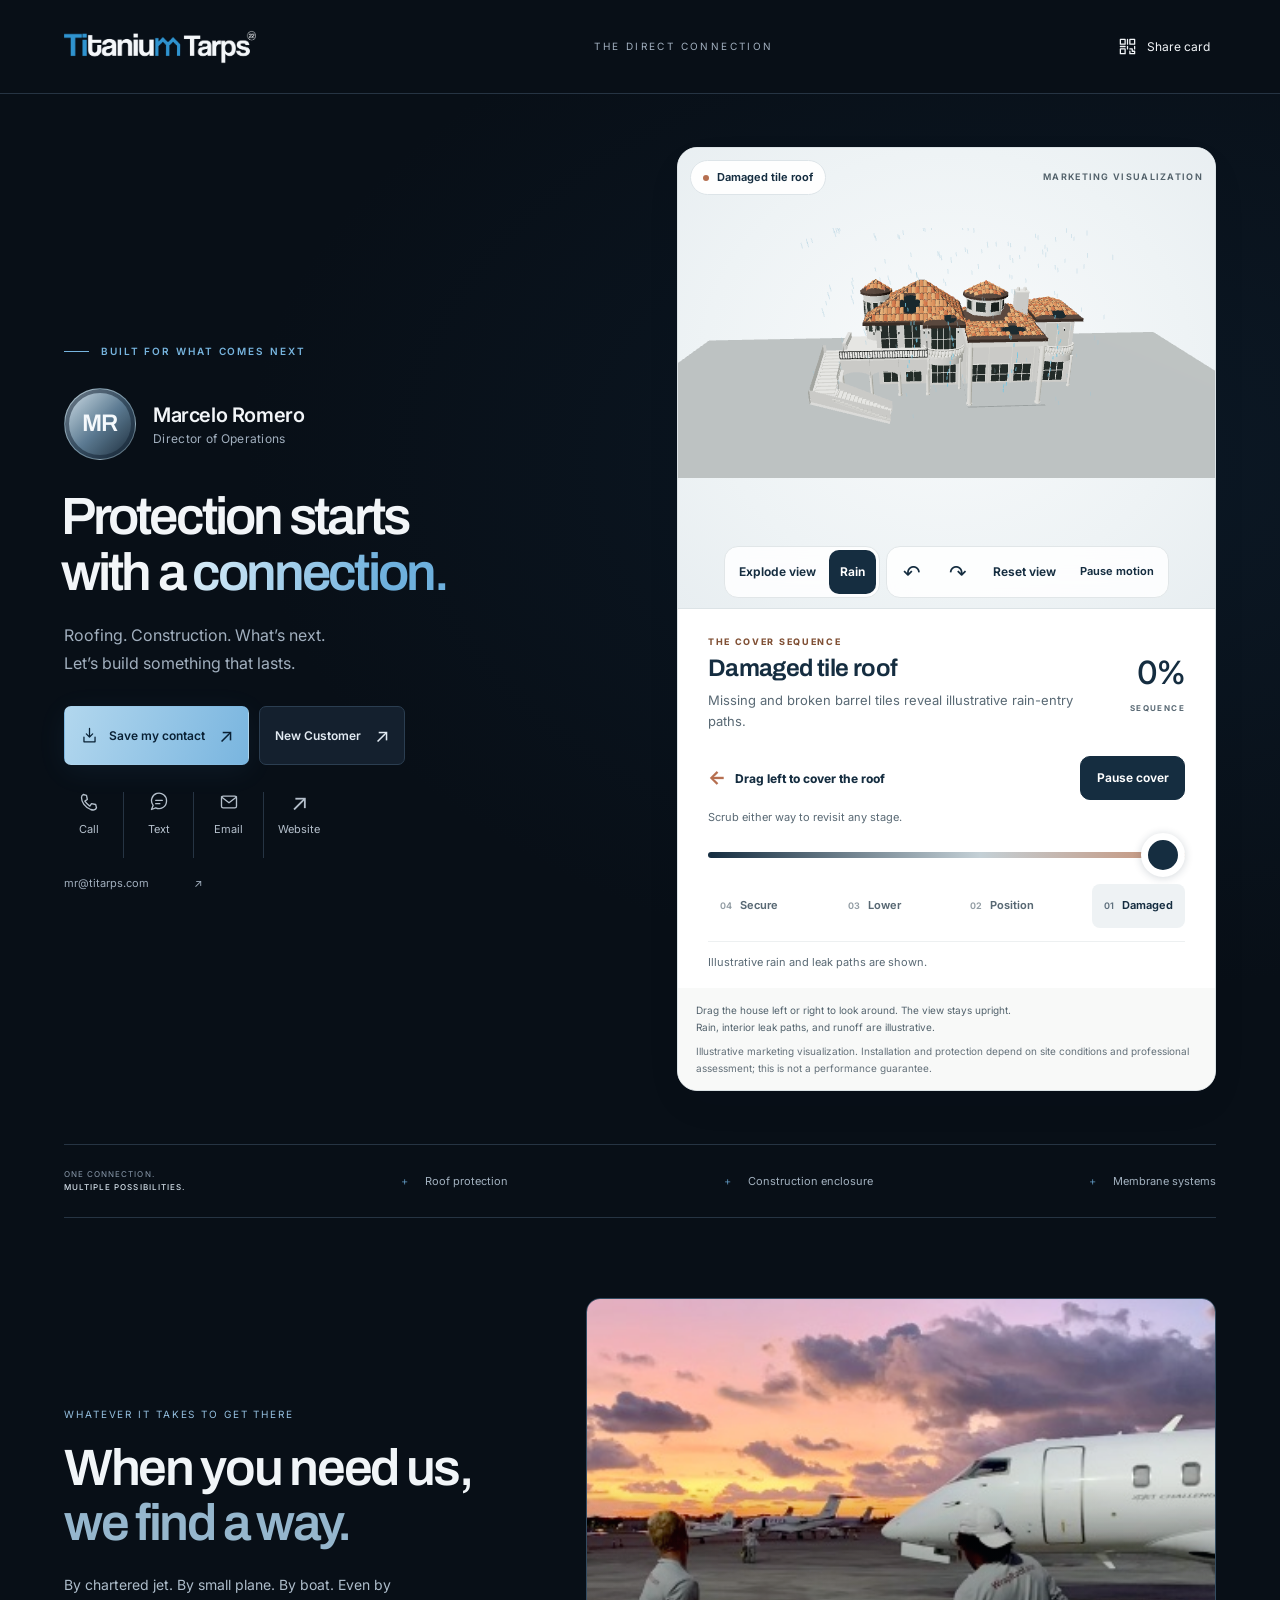
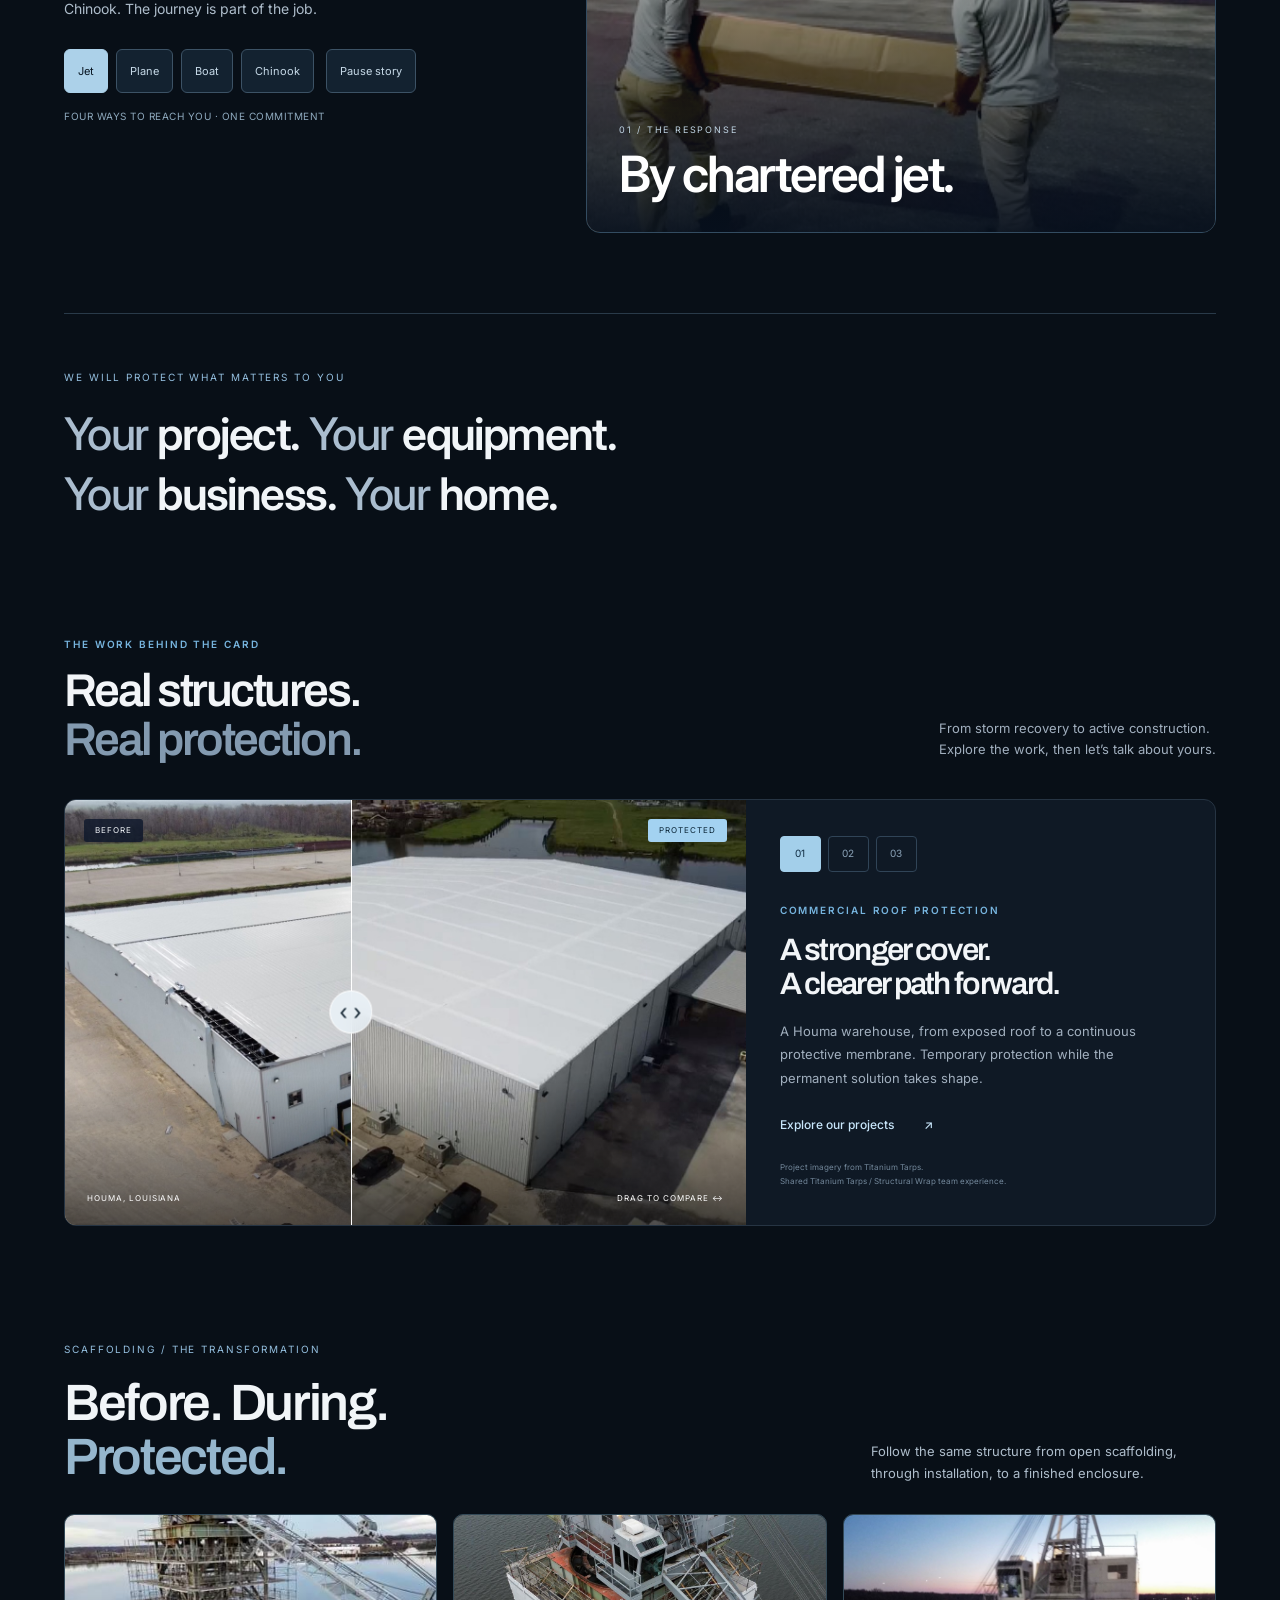
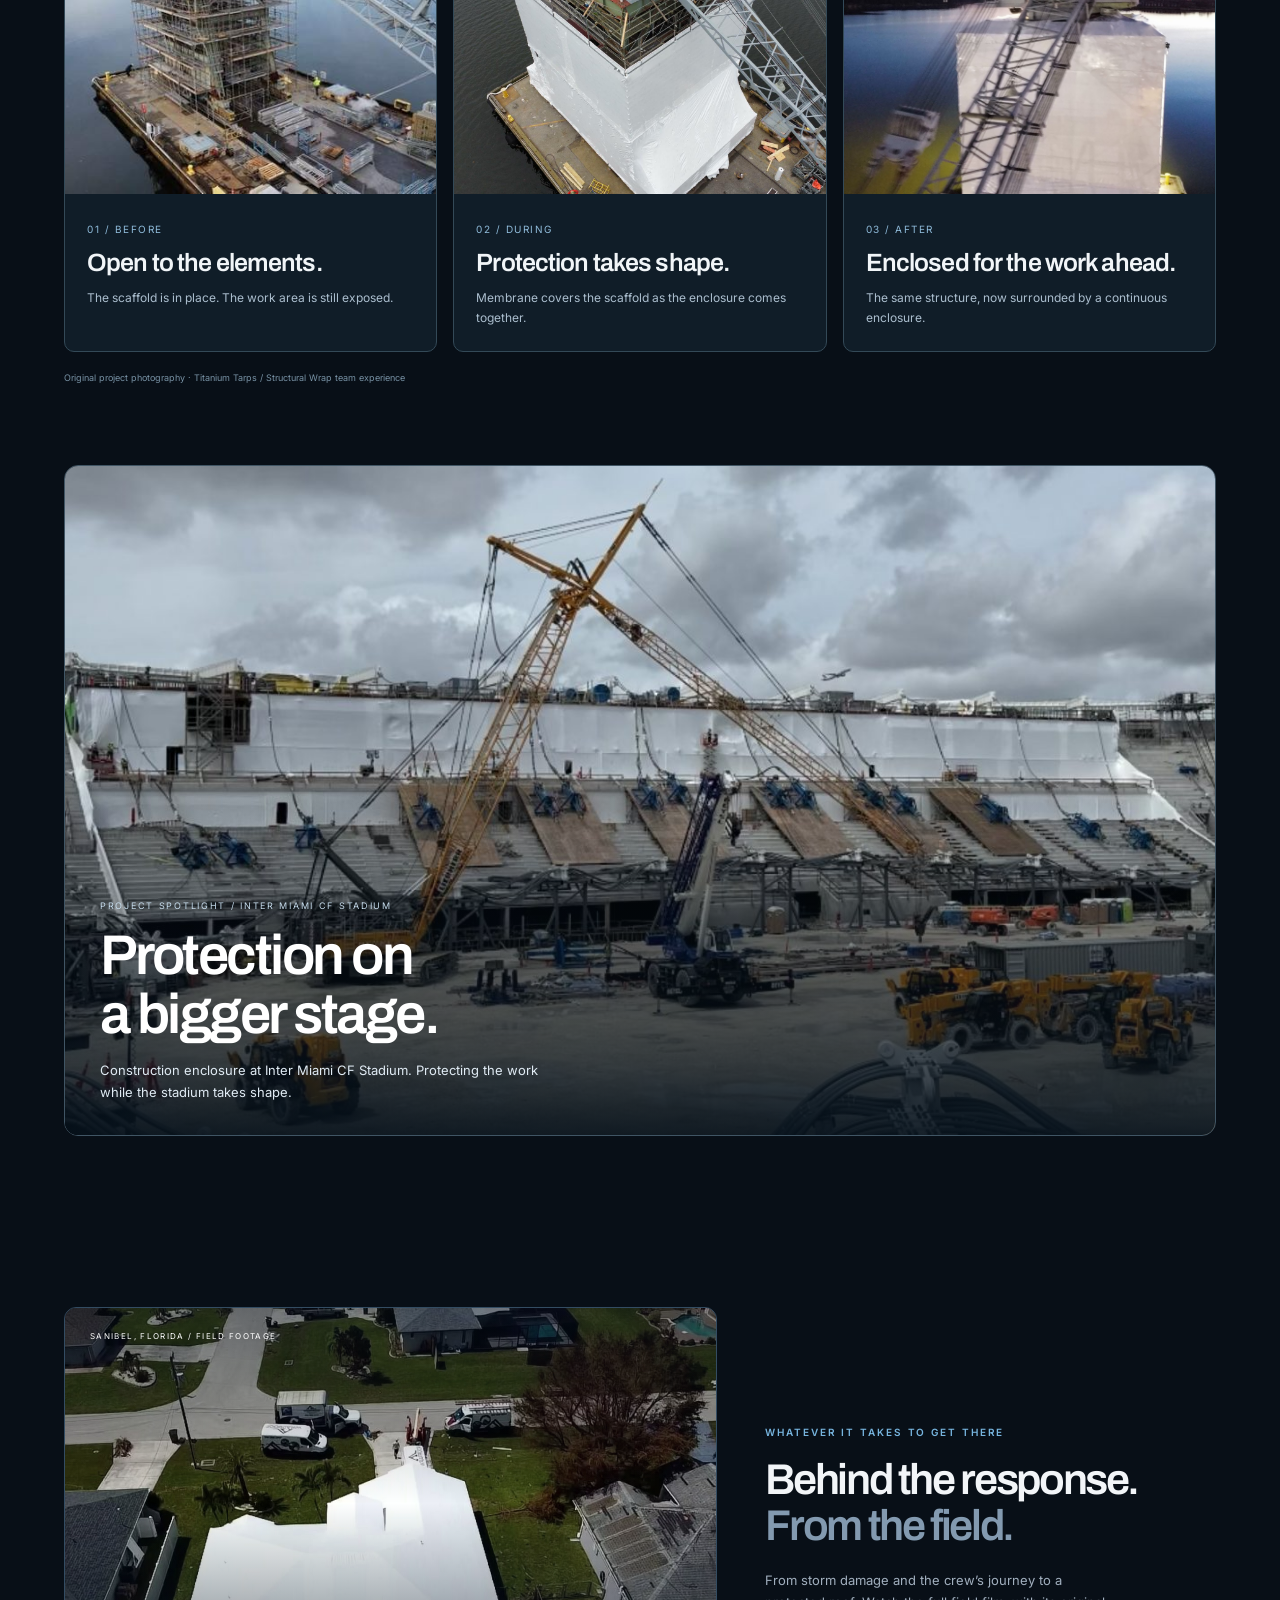
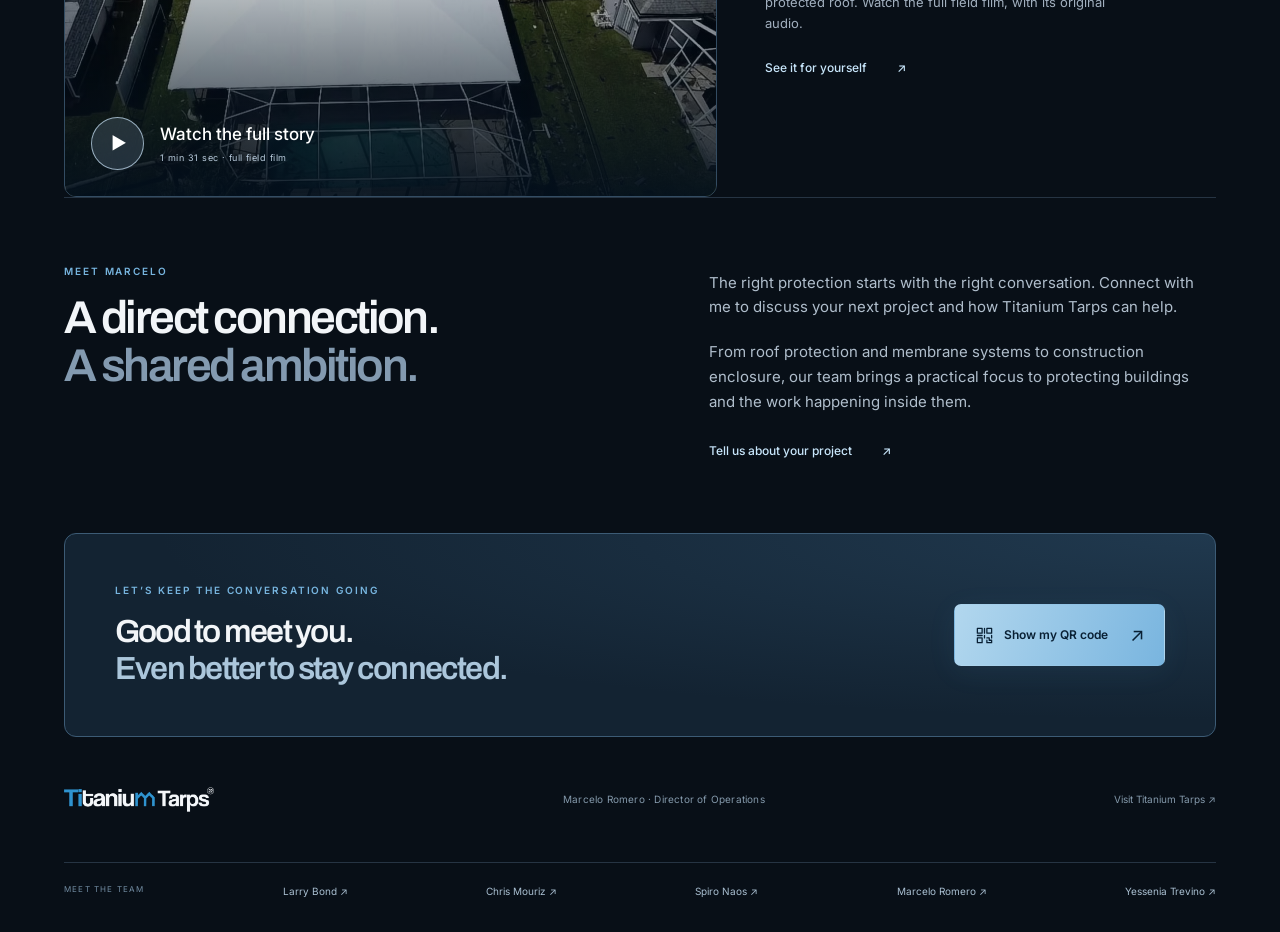
<file: marcelo.html>
<!doctype html>
<html lang="en">
<head>
<meta charset="utf-8"><meta name="viewport" content="width=device-width,initial-scale=1,viewport-fit=cover"><meta name="theme-color" content="#080f17">
<title>Marcelo Romero | Titanium Tarps</title>
<meta name="description" content="Connect with Marcelo Romero, Director of Operations at Titanium Tarps. Roof protection, construction enclosure, and a stronger connection.">
<link rel="canonical" href="https://titaniumtarps.com/marcelo.html">
<meta property="og:title" content="Marcelo Romero • Titanium Tarps"><meta property="og:description" content="Protection starts with a connection. Save Marcelo’s contact and explore Titanium Tarps."><meta property="og:type" content="profile"><meta property="og:url" content="https://titaniumtarps.com/marcelo.html"><meta property="og:image" content="https://titaniumtarps.com/assets/img/gallery/warehouse-houma-after.jpg"><meta name="twitter:card" content="summary_large_image">
<link rel="icon" href="assets/logo/favicon-32.png"><link rel="stylesheet" href="larry-card.css?v=20261014-house-horizontal">
<script defer src="larry-three.min.js"></script><script defer src="larry-card.js?v=20261016-ops"></script>
<link rel="stylesheet" href="titarps-story.css?v=20261014-film"><script defer src="titarps-story.js?v=20261013-story"></script>
<link rel="stylesheet" href="roof-cover.css?v=20261014-autoplay"><script defer src="roof-cover.js?v=20261014-autoplay"></script>
</head>
<body data-contact-name="Marcelo Romero" data-contact-first="Marcelo" data-contact-email="mr@titarps.com" data-card-url="https://titaniumtarps.com/marcelo.html">
<a class="skip" href="#contact">Skip to contact details</a>
<header class="header"><a href="https://titaniumtarps.com/" aria-label="Titanium Tarps home"><img src="assets/logo/logo-on-dark.png" alt="Titanium Tarps" width="192" height="40"></a><span class="header-caption">THE DIRECT CONNECTION</span><button class="quiet" data-share><span class="icon" data-icon="qr"></span><span>Share card</span></button></header>
<main>
<section class="hero" aria-labelledby="name">
<div class="intro" id="contact">
<div class="eyebrow"><span class="line"></span> BUILT FOR WHAT COMES NEXT</div>
<div class="identity"><span class="portrait monogram" aria-hidden="true">MR</span><div class="identity-label">Marcelo Romero<span>Director of Operations</span></div></div>
<h1 id="name">Protection starts<br>with a <em>connection.</em></h1>
<p class="lead">Roofing. Construction. What’s next.<br>Let’s build something that lasts.</p>
<div class="primary-actions"><a class="button primary" href="marcelo-romero.vcf" download="Marcelo-Romero-Titanium-Tarps.vcf"><span class="icon" data-icon="save"></span>Save my contact<span class="arrow">↗</span></a><a class="button secondary" href="https://ops.titaniumtarps.com/l/quote">New Customer<span class="arrow">↗</span></a></div>
<nav class="contact-actions" aria-label="Contact Marcelo"><a href="tel:+13054340444"><span class="icon" data-icon="phone"></span>Call</a><a href="sms:+13054340444"><span class="icon" data-icon="message"></span>Text</a><a href="mailto:mr@titarps.com"><span class="icon" data-icon="mail"></span>Email</a><a href="https://titaniumtarps.com/" target="_blank" rel="noopener noreferrer"><span class="web-icon" aria-hidden="true">↗</span>Website</a></nav>
<a class="email-address" href="mailto:mr@titarps.com">mr@titarps.com <span>↗</span></a>
</div>
<div class="roof-demo" aria-label="Interactive roof-cover demonstration">
      <div class="model-stage">
        <div class="stage-header">
          <span class="model-badge"><span class="status-dot" aria-hidden="true"></span><span id="model-label">Damaged tile roof</span></span>
          <span class="illustration-tag">MARKETING VISUALIZATION</span>
        </div>
        <div id="model" tabindex="0" aria-label="Interactive upright house model. Drag horizontally or use the rotate buttons to look around. Use the roof-cover slider below to explore the installation.">
          <img class="initial-fallback" src="assets/img/house/michael-wrapped-house.jpg" alt="Reference view of a house with a white fitted roof cover">
        </div>
        <div class="model-toolbar" role="group" aria-label="Model controls">
          <div class="toolbar-group">
            <button id="assembly" type="button" aria-pressed="false" title="Toggle exploded view">Explode view</button>
            <button id="weather" type="button" aria-pressed="true" title="Toggle illustrative rain">Rain</button>
          </div>
          <div class="toolbar-group view-controls">
            <button id="rotate-left" class="icon-button" type="button" aria-label="Rotate left" title="Rotate left">↶</button>
            <button id="rotate" class="icon-button" type="button" aria-label="Rotate right" title="Rotate right">↷</button>
            <button id="reset-view" type="button" title="Reset model view">Reset view</button>
            <button id="motion" class="icon-button" type="button" aria-label="Pause motion" aria-pressed="false" title="Pause motion">Ⅱ</button>
          </div>
        </div>
      </div>
      <div class="cover-panel">
        <div class="phase-summary">
          <div class="phase-copy">
            <p class="eyebrow">THE COVER SEQUENCE</p>
            <h2 id="cover-phase">Damaged roof</h2>
            <p id="cover-description">Broken tiles expose illustrative leak paths. Move the slider left to bring the Titanium cover over the roof.</p>
          </div>
          <div class="progress-readout"><span id="cover-percentage">0%</span><span>SEQUENCE</span></div>
        </div>
        <div class="slider-heading">
          <label for="cover-progress"><span aria-hidden="true">←</span> Drag left to cover the roof</label>
          <button id="cover-play" type="button" aria-pressed="false">Play cover</button>
          <span class="scrub-note" id="scrub-note">Scrub either way to revisit any stage.</span>
        </div>
        <div class="range-wrap">
          <input id="cover-progress" type="range" min="0" max="100" value="0" step="1" dir="rtl" aria-describedby="scrub-note cover-description" aria-label="Roof cover sequence. Drag left to advance from damaged to secured.">
        </div>
        <div class="phase-buttons" role="group" aria-label="Jump to a cover stage">
          <button type="button" data-stage="0" aria-pressed="true"><span>01</span> Damaged</button>
          <button type="button" data-stage="45" aria-pressed="false"><span>02</span> Position</button>
          <button type="button" data-stage="66" aria-pressed="false"><span>03</span> Lower</button>
          <button type="button" data-stage="100" aria-pressed="false"><span>04</span> Secure</button>
        </div>
        <p id="cover-status" class="cover-status" role="status" aria-live="polite" aria-atomic="true">Illustrative rain and leak paths are shown.</p>
      </div>
    <footer class="model-note">
      <p><span>Drag the house left or right to look around. The view stays upright.</span> Rain, interior leak paths, and runoff are illustrative.</p>
      <p class="disclaimer">Illustrative marketing visualization. Installation and protection depend on site conditions and professional assessment; this is not a performance guarantee.</p>
    </footer>
</div>
</section>
<div class="focus-strip"><span>ONE CONNECTION. <strong>MULTIPLE POSSIBILITIES.</strong></span><span>Roof protection</span><span>Construction enclosure</span><span>Membrane systems</span></div>
<section class="tt-story tt-journey" data-journey aria-label="How we get there"><div class="tt-journey-copy"><p class="tt-kicker">WHATEVER IT TAKES TO GET THERE</p><h2>When you need us,<br><span>we find a way.</span></h2><p>By chartered jet. By small plane. By boat. Even by Chinook. The journey is part of the job.</p><div class="tt-journey-controls" role="group" aria-label="Choose a travel slide"><button type="button" data-travel="0" aria-pressed="true" aria-label="Show Jet">Jet</button><button type="button" data-travel="1" aria-pressed="false" aria-label="Show Plane">Plane</button><button type="button" data-travel="2" aria-pressed="false" aria-label="Show Boat">Boat</button><button type="button" data-travel="3" aria-pressed="false" aria-label="Show Chinook">Chinook</button><button type="button" class="tt-pause" data-travel-pause aria-pressed="false">Pause story</button></div><p class="tt-journey-status" data-travel-status role="status">FOUR WAYS TO REACH YOU · ONE COMMITMENT</p></div><div class="tt-journey-stage"><figure class="tt-travel-slide is-active" aria-hidden="false"><img src="assets/img/web/crew-charter-jet.jpg" alt="Crew and materials beside a chartered jet" loading="lazy" decoding="async"><figcaption><small>01 / THE RESPONSE</small><strong>By chartered jet.</strong></figcaption></figure><figure class="tt-travel-slide" aria-hidden="true"><img src="assets/img/web/crew-small-plane.jpg" alt="Loading a small plane with materials" loading="lazy" decoding="async"><figcaption><small>02 / THE RESPONSE</small><strong>By small plane.</strong></figcaption></figure><figure class="tt-travel-slide" aria-hidden="true"><img src="assets/img/web/crew-response-boat.jpg" alt="The crew traveling by boat" loading="lazy" decoding="async"><figcaption><small>03 / THE RESPONSE</small><strong>By boat.</strong></figcaption></figure><figure class="tt-travel-slide" aria-hidden="true"><img src="sanibel-chinook-poster.jpg" alt="Chinook helicopter with its loading ramp open in Sanibel" loading="lazy" decoding="async"><figcaption><small>04 / WHATEVER IT TAKES</small><strong>Even by Chinook.</strong></figcaption></figure></div></section>
<section class="tt-story tt-promise" aria-label="What we protect"><p class="tt-kicker">WE WILL PROTECT WHAT MATTERS TO YOU</p><p>Your <strong>project.</strong> Your <strong>equipment.</strong><br>Your <strong>business.</strong> Your <strong>home.</strong></p></section>
<section class="work section" aria-labelledby="work-heading">
<div class="section-head"><div><p class="eyebrow">THE WORK BEHIND THE CARD</p><h2 id="work-heading">Real structures.<br><span>Real protection.</span></h2></div><p>From storm recovery to active construction.<br>Explore the work, then let’s talk about yours.</p></div>
<div class="showcase">
<div class="project-image" id="project-image"><img id="after-image" src="assets/img/gallery/warehouse-houma-after.jpg" alt="Houma warehouse sealed under a white membrane" width="1200" height="800" loading="lazy"><div class="before-layer" id="before-layer"><img id="before-image" src="assets/img/gallery/warehouse-houma-before.jpg" alt="Houma warehouse before the wrap" width="1200" height="800" loading="lazy"></div><span class="photo-label before-tag">BEFORE</span><span class="photo-label after-tag">PROTECTED</span><div class="compare-line" id="compare-line"><span>‹ ›</span></div><input id="compare" type="range" min="0" max="100" value="42" aria-label="Compare before and after roof protection"><div class="photo-bottom"><span id="photo-location">HOUMA, LOUISIANA</span><span id="photo-hint">DRAG TO COMPARE ↔</span></div></div>
<div class="project-info"><div class="project-tabs" role="group" aria-label="Choose a project"><button data-project="0" class="active" aria-pressed="true">01</button><button data-project="1" aria-pressed="false">02</button><button data-project="2" aria-pressed="false">03</button></div><p class="eyebrow" id="project-category">COMMERCIAL ROOF PROTECTION</p><h3 id="project-title">A stronger cover.<br>A clearer path forward.</h3><p id="project-description">A Houma warehouse, from exposed roof to a continuous protective membrane. Temporary protection while the permanent solution takes shape.</p><a href="https://titaniumtarps.com/#projects" class="text-link">Explore our projects <span>↗</span></a><div class="project-credit">Project imagery from Titanium Tarps.<br>Shared Titanium Tarps / Structural Wrap team experience.</div></div>
</div>
</section>
<section class="tt-story tt-scaffold" aria-labelledby="scaffold-heading"><div class="tt-section-head"><div><p class="tt-kicker">SCAFFOLDING / THE TRANSFORMATION</p><h2 id="scaffold-heading">Before. During.<br><span>Protected.</span></h2></div><p>Follow the same structure from open scaffolding, through installation, to a finished enclosure.</p></div><div class="tt-scaffold-grid"><figure><img src="scaffold-before.jpg" alt="Open scaffolding around a waterfront industrial structure" loading="lazy" decoding="async"><figcaption><small>01 / BEFORE</small><h3>Open to the elements.</h3><p>The scaffold is in place. The work area is still exposed.</p></figcaption></figure><figure><img src="scaffold-during.jpg" alt="White membrane being installed around the scaffold with its upper section still open" loading="lazy" decoding="async"><figcaption><small>02 / DURING</small><h3>Protection takes shape.</h3><p>Membrane covers the scaffold as the enclosure comes together.</p></figcaption></figure><figure><img src="scaffold-after.jpg" alt="Completed white membrane enclosure around the waterfront scaffold" loading="lazy" decoding="async"><figcaption><small>03 / AFTER</small><h3>Enclosed for the work ahead.</h3><p>The same structure, now surrounded by a continuous enclosure.</p></figcaption></figure></div><p class="tt-project-credit">Original project photography · Titanium Tarps / Structural Wrap team experience</p></section>
<section class="tt-story tt-stadium" aria-labelledby="stadium-heading"><figure class="tt-stadium-frame"><img src="assets/img/web/stadium.jpg" alt="White membrane enclosing the Inter Miami CF Stadium stands during construction" width="1284" height="777" loading="lazy" decoding="async"><figcaption><p class="tt-kicker">PROJECT SPOTLIGHT / INTER MIAMI CF STADIUM</p><h2 id="stadium-heading">Protection on<br>a bigger stage.</h2><p>Construction enclosure at Inter Miami CF Stadium. Protecting the work while the stadium takes shape.</p></figcaption></figure></section>
<section class="field-film section" aria-labelledby="film-heading"><button class="film-preview" data-film aria-label="Watch the full Sanibel response film"><img src="sanibel-response-poster.jpg" alt="A roof protected with white membrane in the Sanibel response film" width="1280" height="960" loading="lazy"><span class="film-topline">SANIBEL, FLORIDA / FIELD FOOTAGE</span><span class="film-play"><span class="play-disc" aria-hidden="true">▶</span><span>Watch the full story<small>1 min 31 sec · full field film</small></span></span></button><div class="film-copy"><p class="eyebrow">WHATEVER IT TAKES TO GET THERE</p><h2 id="film-heading">Behind the response.<br><span>From the field.</span></h2><p>From storm damage and the crew’s journey to a protected roof. Watch the full field film, with its original audio.</p><button class="text-link" data-film>See it for yourself <span>↗</span></button></div></section>
<section class="about section" aria-labelledby="about-heading"><div><p class="eyebrow">MEET MARCELO</p><h2 id="about-heading">A direct connection.<br><span>A shared ambition.</span></h2></div><div class="about-copy"><p>The right protection starts with the right conversation. Connect with me to discuss your next project and how Titanium Tarps can help.</p><p>From roof protection and membrane systems to construction enclosure, our team brings a practical focus to protecting buildings and the work happening inside them.</p><a class="text-link" href="https://ops.titaniumtarps.com/l/quote">Tell us about your project <span>↗</span></a></div></section>
<section class="closing"><div><p class="eyebrow">LET’S KEEP THE CONVERSATION GOING</p><h2>Good to meet you.<br><span>Even better to stay connected.</span></h2></div><button class="button primary" data-share><span class="icon" data-icon="qr"></span>Show my QR code<span class="arrow">↗</span></button></section>
</main>
<footer><img src="assets/logo/logo-on-dark.png" alt="Titanium Tarps" width="150" height="32"><span>Marcelo Romero · Director of Operations</span><a href="https://titaniumtarps.com/">Visit Titanium Tarps ↗</a></footer><nav class="team-links" aria-label="Titanium Tarps team cards"><span>MEET THE TEAM</span><a href="larry.html">Larry Bond ↗</a><a href="chris.html">Chris Mouriz ↗</a><a href="spiro.html">Spiro Naos ↗</a><a href="marcelo.html">Marcelo Romero ↗</a><a href="yessenia.html">Yessenia Trevino ↗</a></nav>
<div class="mobile-dock"><a class="button primary" href="marcelo-romero.vcf" download="Marcelo-Romero-Titanium-Tarps.vcf"><span class="icon" data-icon="save"></span>Save contact</a><button class="button secondary" data-share><span class="icon" data-icon="qr"></span>Share</button></div>
<dialog id="share-dialog" aria-labelledby="share-title"><button class="close" data-close aria-label="Close share card">×</button><img class="dialog-logo" src="assets/logo/logo-on-dark.png" alt="Titanium Tarps" width="170" height="36"><p class="eyebrow">ONE SCAN. A DIRECT CONNECTION.</p><h2 id="share-title">Meet Marcelo Romero.</h2><p>Director of Operations · Titanium Tarps</p><div class="qr-frame"><img src="marcelo-qr.svg" width="280" height="280" alt="Scan to open Marcelo Romero’s Titanium Tarps contact card"></div><p class="qr-address">titaniumtarps.com/marcelo.html</p><div class="dialog-actions"><button class="button primary" id="native-share">Share card ↗</button><button class="button secondary" id="copy">Copy link</button></div><a class="text-link" href="marcelo-qr.svg" download="Marcelo-Romero-QR.svg">Download QR code ↓</a><p class="status" id="share-status" role="status"></p></dialog>
<dialog id="film-dialog" aria-labelledby="film-title"><button class="close" data-close aria-label="Close deployment film">×</button><p class="eyebrow">TITANIUM TARPS / IN THE FIELD</p><h2 id="film-title">The Sanibel response.</h2><video id="field-video" data-src="sanibel-response-film.mp4" controls playsinline preload="none" poster="sanibel-response-poster.jpg" aria-label="Full 91-second Sanibel storm-recovery film with audio">Your browser cannot play this video. <a href="sanibel-response-film.mp4">Open the full field film</a>.</video><p class="film-caption">Storm damage. The crew’s journey. A roof protected.<span>Full field film · original audio</span></p></dialog>
<noscript><div class="no-js">Contact Marcelo directly: <a href="tel:+13054340444">305-434-0444</a> · <a href="mailto:mr@titarps.com">mr@titarps.com</a>. Contact download and all links work without JavaScript.</div></noscript>
</body></html>
</file>
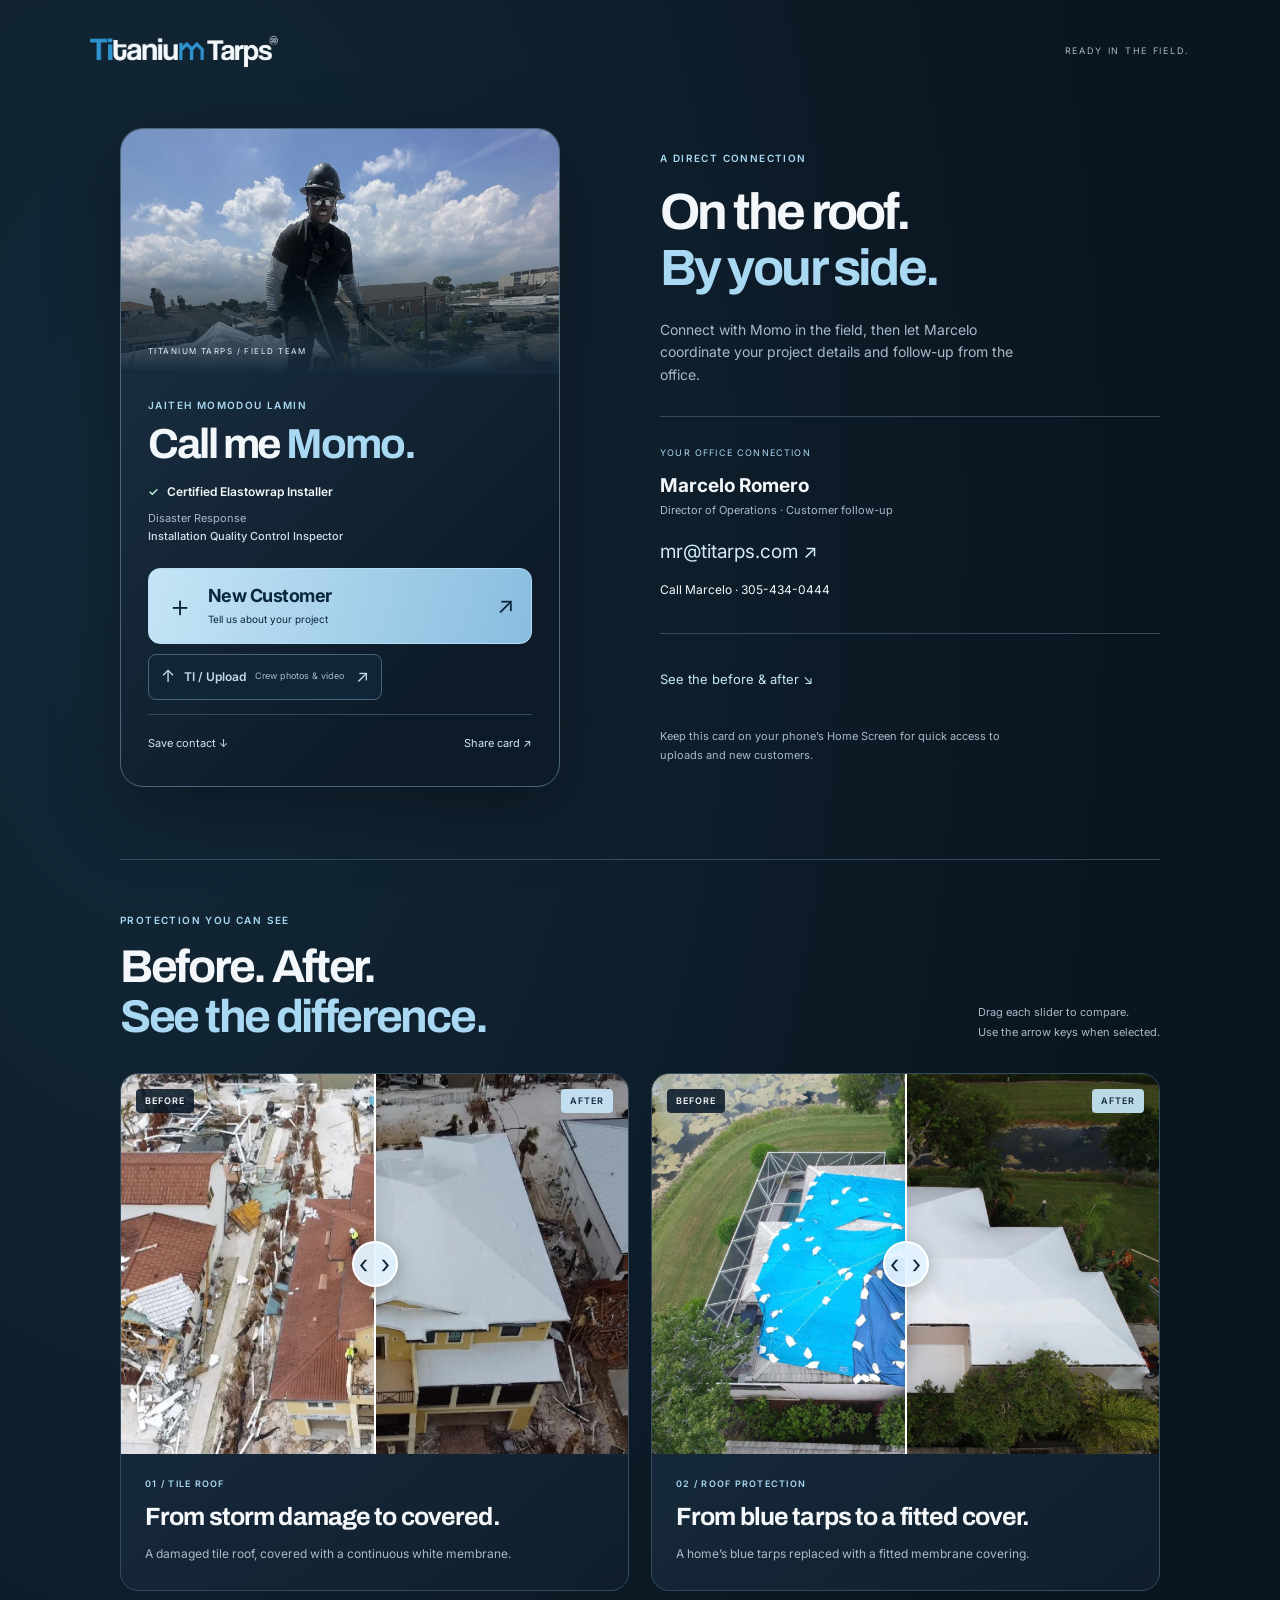
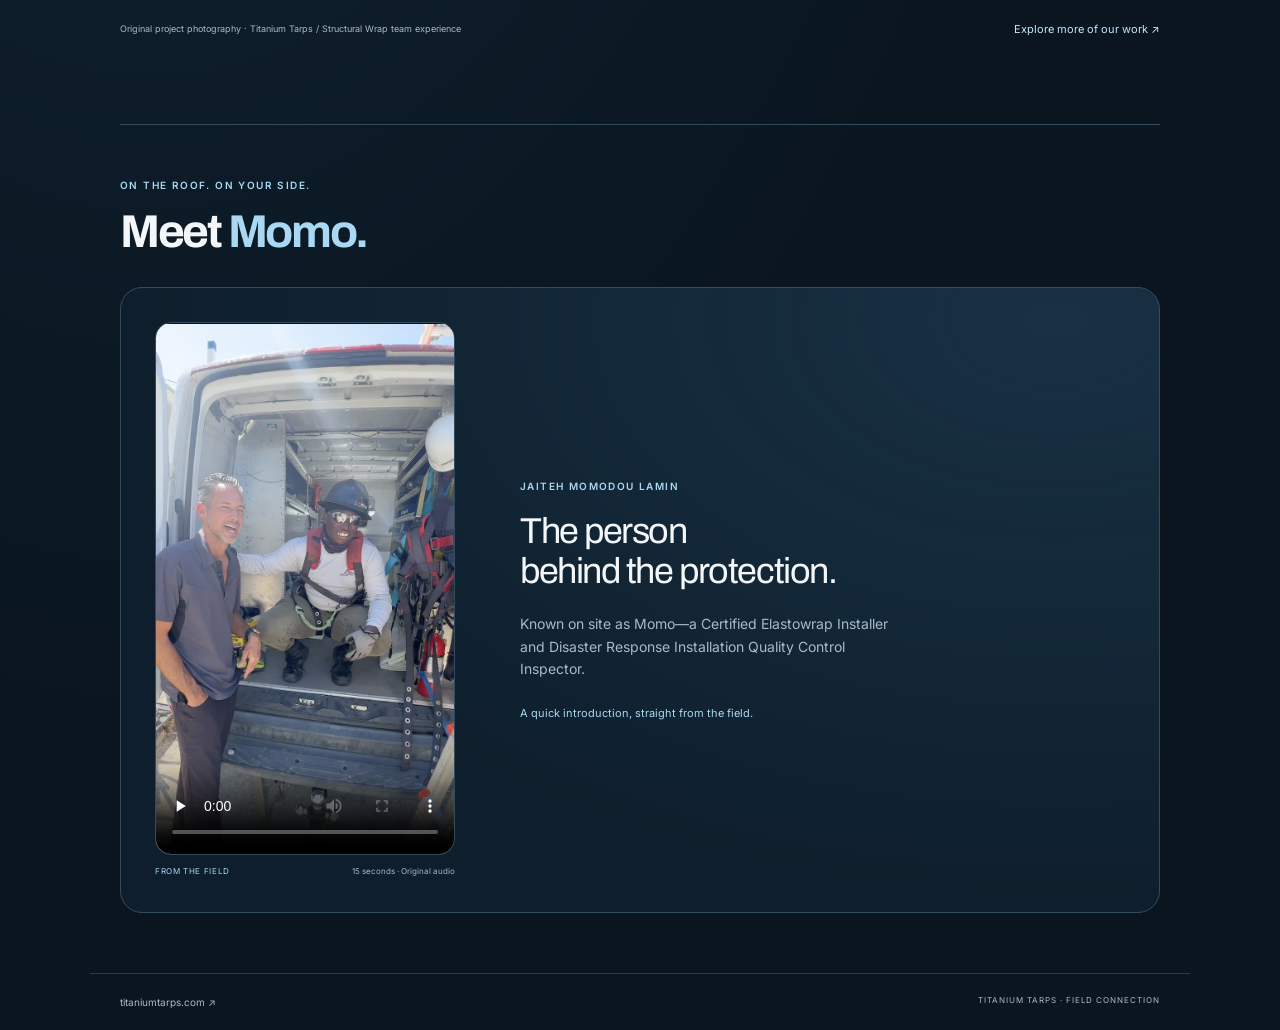
<file: momo.html>
<!doctype html><html lang="en"><head><meta charset="utf-8"><meta name="viewport" content="width=device-width,initial-scale=1"><meta name="theme-color" content="#0a1520"><link rel="icon" href="assets/logo/favicon-32.png"><link rel="stylesheet" href="crew-card.css?v=20261017-projects"><script src="crew-card.js?v=20261017-projects" defer></script><title>Momo | Titanium Tarps</title><meta name="description" content="Meet Momo, Certified Elastowrap Installer and Disaster Response Installation Quality Control Inspector. Connect with our office or start a new project."><link rel="canonical" href="https://titaniumtarps.com/momo.html"><meta property="og:title" content="Momo · Titanium Tarps"><meta property="og:description" content="Certified Elastowrap Installer · Disaster Response Installation Quality Control Inspector"><meta property="og:image" content="https://titaniumtarps.com/momo-rooftop.jpg"><meta property="og:url" content="https://titaniumtarps.com/momo.html"></head><body class="momo-page"><header><a href="/" aria-label="Titanium Tarps home"><img src="assets/logo/logo-on-dark.png" width="188" height="40" alt="Titanium Tarps"></a><span>READY IN THE FIELD.</span></header>
<main class="momo-content">
<section class="momo-top" aria-label="Momo’s digital business card">
<article class="card" aria-labelledby="momo-name"><div class="portrait"><img src="momo-rooftop.jpg" alt="Momo on a wrapped roof wearing his hardhat and safety harness" width="1350" height="1800" fetchpriority="high"><span class="photo-label">TITANIUM TARPS / FIELD TEAM</span></div><div class="card-body"><p class="eyebrow">JAITEH MOMODOU LAMIN</p><h1 id="momo-name">Call me <span>Momo.</span></h1><p class="certification"><span aria-hidden="true">✓</span> Certified Elastowrap Installer</p><p class="role">Disaster Response<br><strong>Installation Quality Control Inspector</strong></p><div class="actions"><a class="action primary" href="https://ops.titaniumtarps.com/l/quote"><span class="action-icon" aria-hidden="true">＋</span><span><strong>New Customer</strong><small>Tell us about your project</small></span><span class="arrow" aria-hidden="true">↗</span></a><a class="crew-upload" href="ti-upload.html?crew=momo"><span aria-hidden="true">↑</span><strong>TI / Upload</strong><small>Crew photos &amp; video</small><span aria-hidden="true">↗</span></a></div><div class="quick-links"><a href="momo.vcf" download>Save contact ↓</a><button data-share="card">Share card ↗</button></div><p class="status" role="status" id="card-status"></p></div></article>
<aside class="field-note office-note" aria-labelledby="office-heading">
  <p class="eyebrow">A DIRECT CONNECTION</p><h2 id="office-heading">On the roof.<br><em>By your side.</em></h2>
  <p>Connect with Momo in the field, then let Marcelo coordinate your project details and follow-up from the office.</p>
  <div class="office"><span class="office-label">YOUR OFFICE CONNECTION</span><h3>Marcelo Romero</h3><p>Director of Operations · Customer follow-up</p><a class="email" href="mailto:mr@titarps.com">mr@titarps.com ↗</a><a class="phone" href="tel:+13054340444">Call Marcelo · 305-434-0444</a></div>
  <a class="text-link" href="#field-projects">See the before &amp; after ↘</a>
  <p class="tip">Keep this card on your phone’s Home Screen for quick access to uploads and new customers.</p>
</aside>
</section>
<section class="field-projects" id="field-projects" aria-labelledby="projects-heading">
  <div class="projects-heading"><div><p class="eyebrow">PROTECTION YOU CAN SEE</p><h2 id="projects-heading">Before. After.<br><em>See the difference.</em></h2></div><p id="compare-instructions">Drag each slider to compare.<br>Use the arrow keys when selected.</p></div>
  <div class="roof-projects"><article class="roof-project" aria-labelledby="tile-title">
  <div class="roof-comparison" data-roof-comparison style="--split:50%">
    <img src="assets/img/gallery/after-red-tile-roof.jpg" alt="The same home with a fitted white roof membrane" width="1600" height="1200" loading="lazy" decoding="async">
    <div class="roof-before"><img src="assets/img/gallery/before-red-tile-roof.jpg" alt="Storm-damaged red tile roof before membrane installation" width="1600" height="1200" loading="lazy" decoding="async"></div>
    <span class="roof-label roof-label-before">BEFORE</span><span class="roof-label roof-label-after">AFTER</span>
    <div class="roof-divider" aria-hidden="true"><span>‹ ›</span></div>
    <input type="range" min="0" max="100" value="50" aria-label="Compare tile roof before and after" aria-describedby="compare-instructions" aria-valuetext="50% before photo shown">
  </div>
  <div class="roof-caption"><p class="eyebrow">01 / TILE ROOF</p><h3 id="tile-title">From storm damage to covered.</h3><p>A damaged tile roof, covered with a continuous white membrane.</p></div>
</article><article class="roof-project" aria-labelledby="tarp-title">
  <div class="roof-comparison" data-roof-comparison style="--split:50%">
    <img src="assets/img/gallery/after-blue-tarp-sand.jpg" alt="The same home after a white membrane was fitted to the roof" width="1600" height="1200" loading="lazy" decoding="async">
    <div class="roof-before"><img src="assets/img/gallery/before-blue-tarp-sand.jpg" alt="Home with blue tarps and sandbags covering its roof" width="1600" height="1200" loading="lazy" decoding="async"></div>
    <span class="roof-label roof-label-before">BEFORE</span><span class="roof-label roof-label-after">AFTER</span>
    <div class="roof-divider" aria-hidden="true"><span>‹ ›</span></div>
    <input type="range" min="0" max="100" value="50" aria-label="Compare blue tarp roof before and after" aria-describedby="compare-instructions" aria-valuetext="50% before photo shown">
  </div>
  <div class="roof-caption"><p class="eyebrow">02 / ROOF PROTECTION</p><h3 id="tarp-title">From blue tarps to a fitted cover.</h3><p>A home’s blue tarps replaced with a fitted membrane covering.</p></div>
</article></div>
  <div class="project-footer"><p>Original project photography · Titanium Tarps / Structural Wrap team experience</p><a class="text-link" href="/#projects">Explore more of our work ↗</a></div>
</section>
<section class="meet-momo-bottom" id="meet-momo" aria-labelledby="meet-momo-title">
  <div class="meet-heading"><p class="eyebrow">ON THE ROOF. ON YOUR SIDE.</p><h2 id="meet-momo-title">Meet <em>Momo.</em></h2></div>
  <div class="meet-story"><figure class="momo-film"><video id="momo-intro" controls playsinline preload="none" width="720" height="1280" poster="momo-intro-poster.jpg" aria-label="Meet Momo: introduction and ending with original audio"><source src="momo-intro.mp4" type="video/mp4">Your browser cannot play this video. <a href="momo-intro.mp4">Watch the introduction</a>.</video><figcaption>FROM THE FIELD <span>15 seconds · Original audio</span></figcaption></figure>
  <div class="meet-copy"><p class="eyebrow">JAITEH MOMODOU LAMIN</p><h3>The person<br>behind the protection.</h3><p>Known on site as Momo—a Certified Elastowrap Installer and Disaster Response Installation Quality Control Inspector.</p><p class="meet-invitation">A quick introduction, straight from the field.</p></div></div>
</section>
</main>
<footer><a href="/">titaniumtarps.com ↗</a><span>TITANIUM TARPS · FIELD CONNECTION</span></footer>
<dialog id="share-dialog"><button class="close" aria-label="Close share card">×</button><p class="eyebrow">A DIRECT CONNECTION</p><h2>Meet Momo.</h2><img class="qr" src="momo-qr.svg" width="240" height="240" alt="Scan to open Momo’s Titanium Tarps card"><p>titaniumtarps.com/momo.html</p><button class="button primary" id="native-share">Share card ↗</button><button class="button secondary" id="copy-card">Copy link</button><p id="share-status" class="status" role="status"></p></dialog></body></html>
</file>
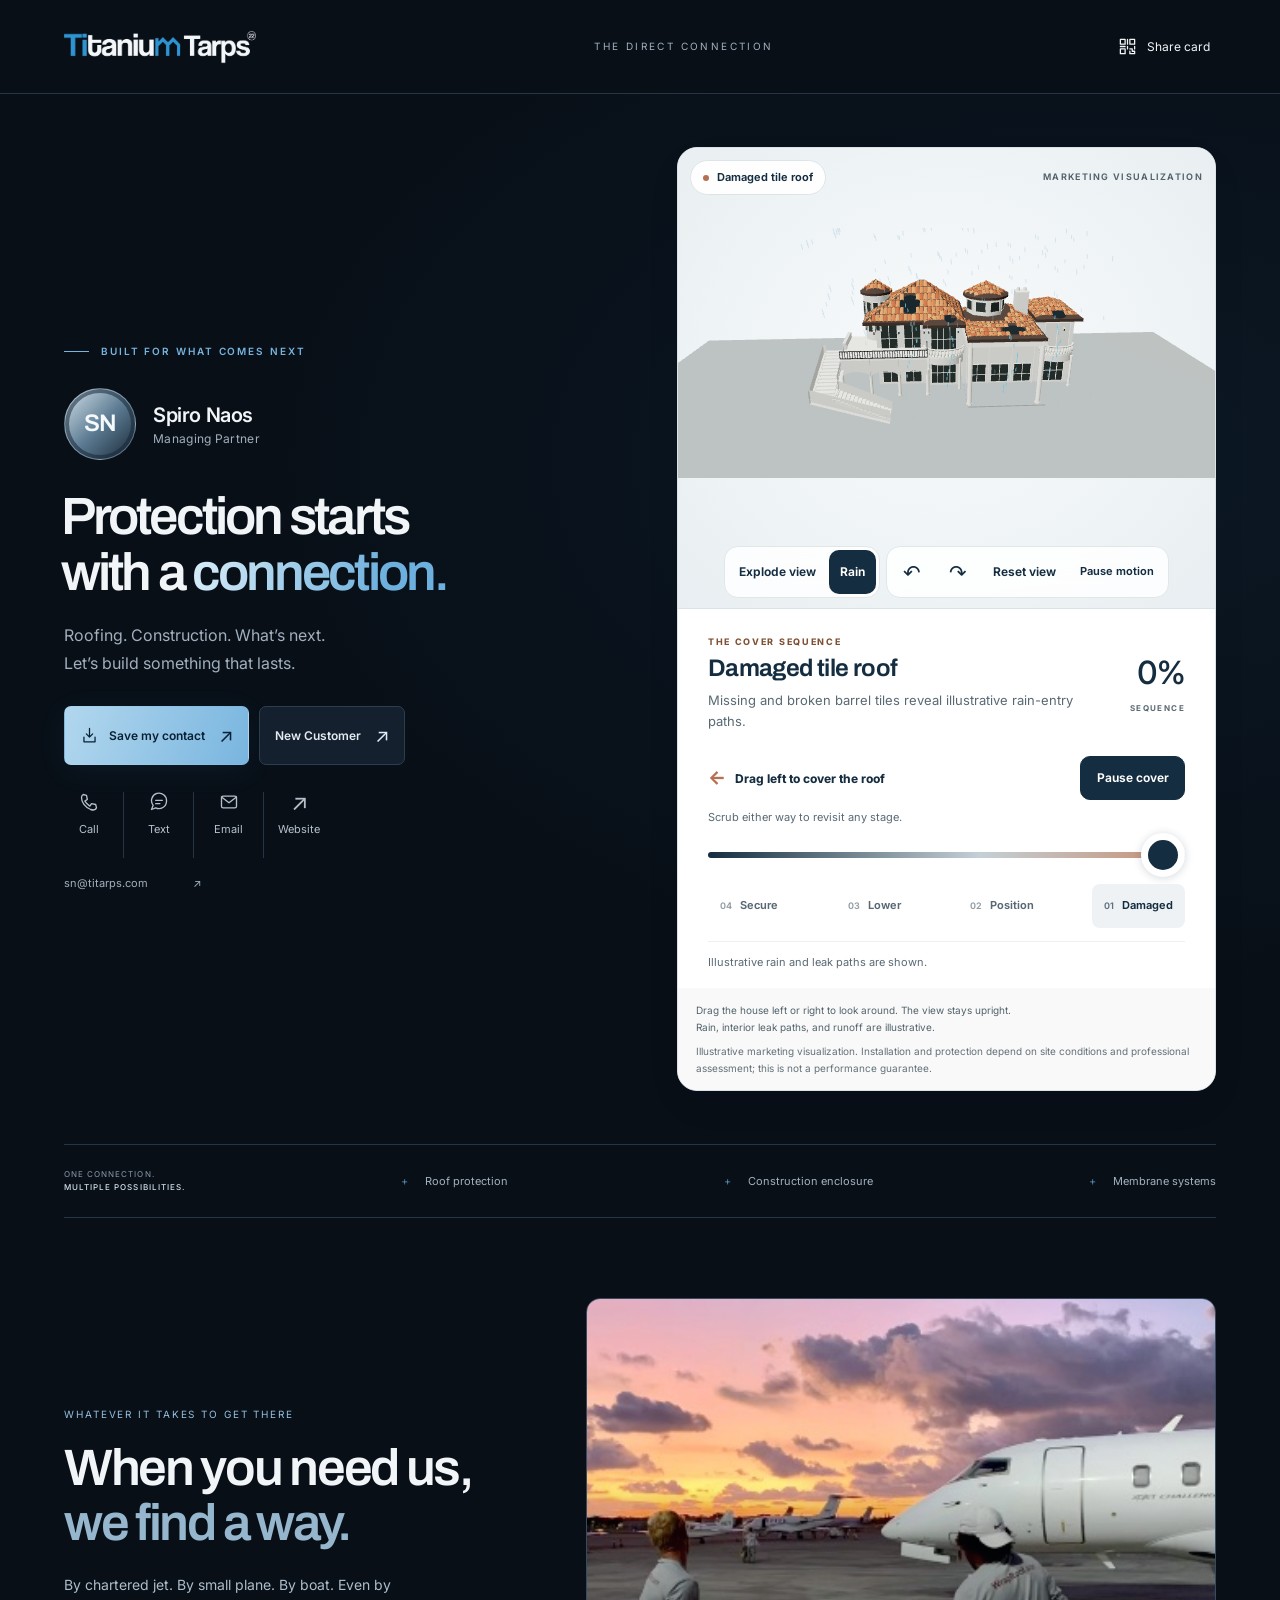
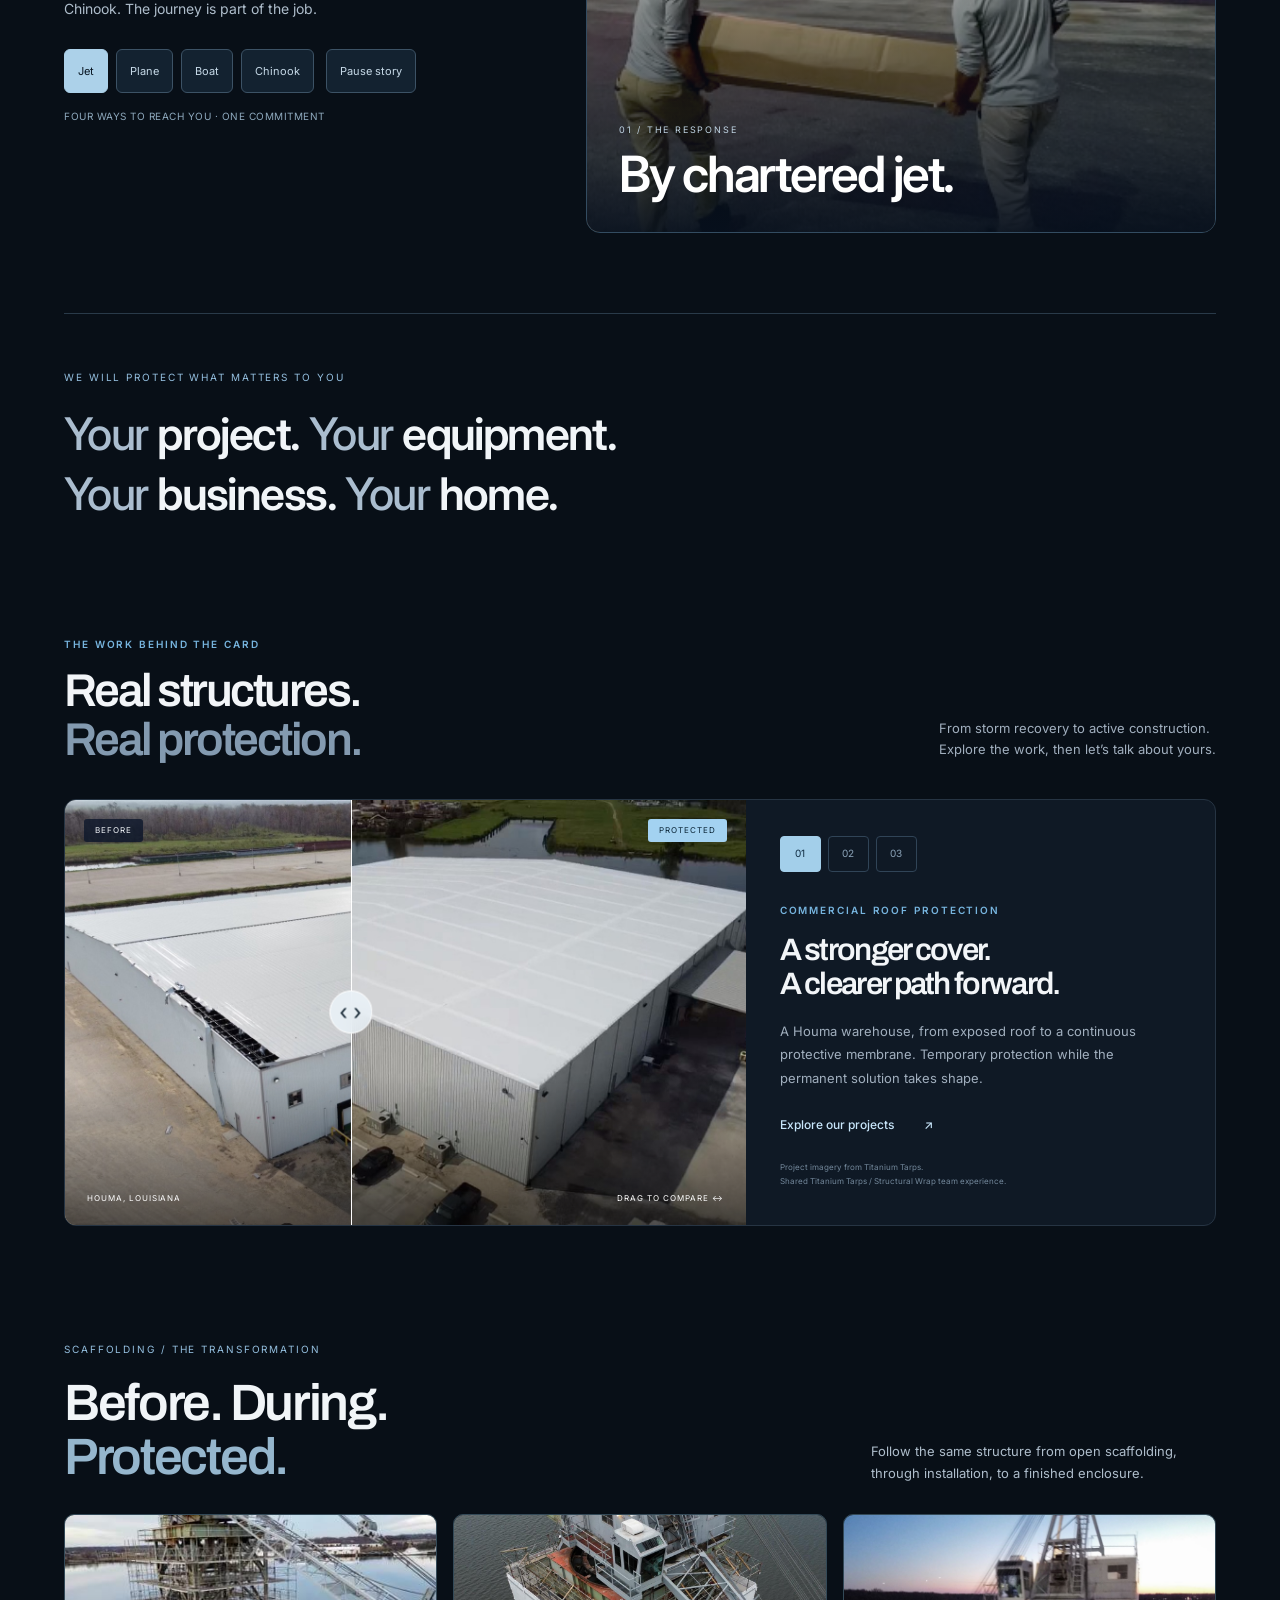
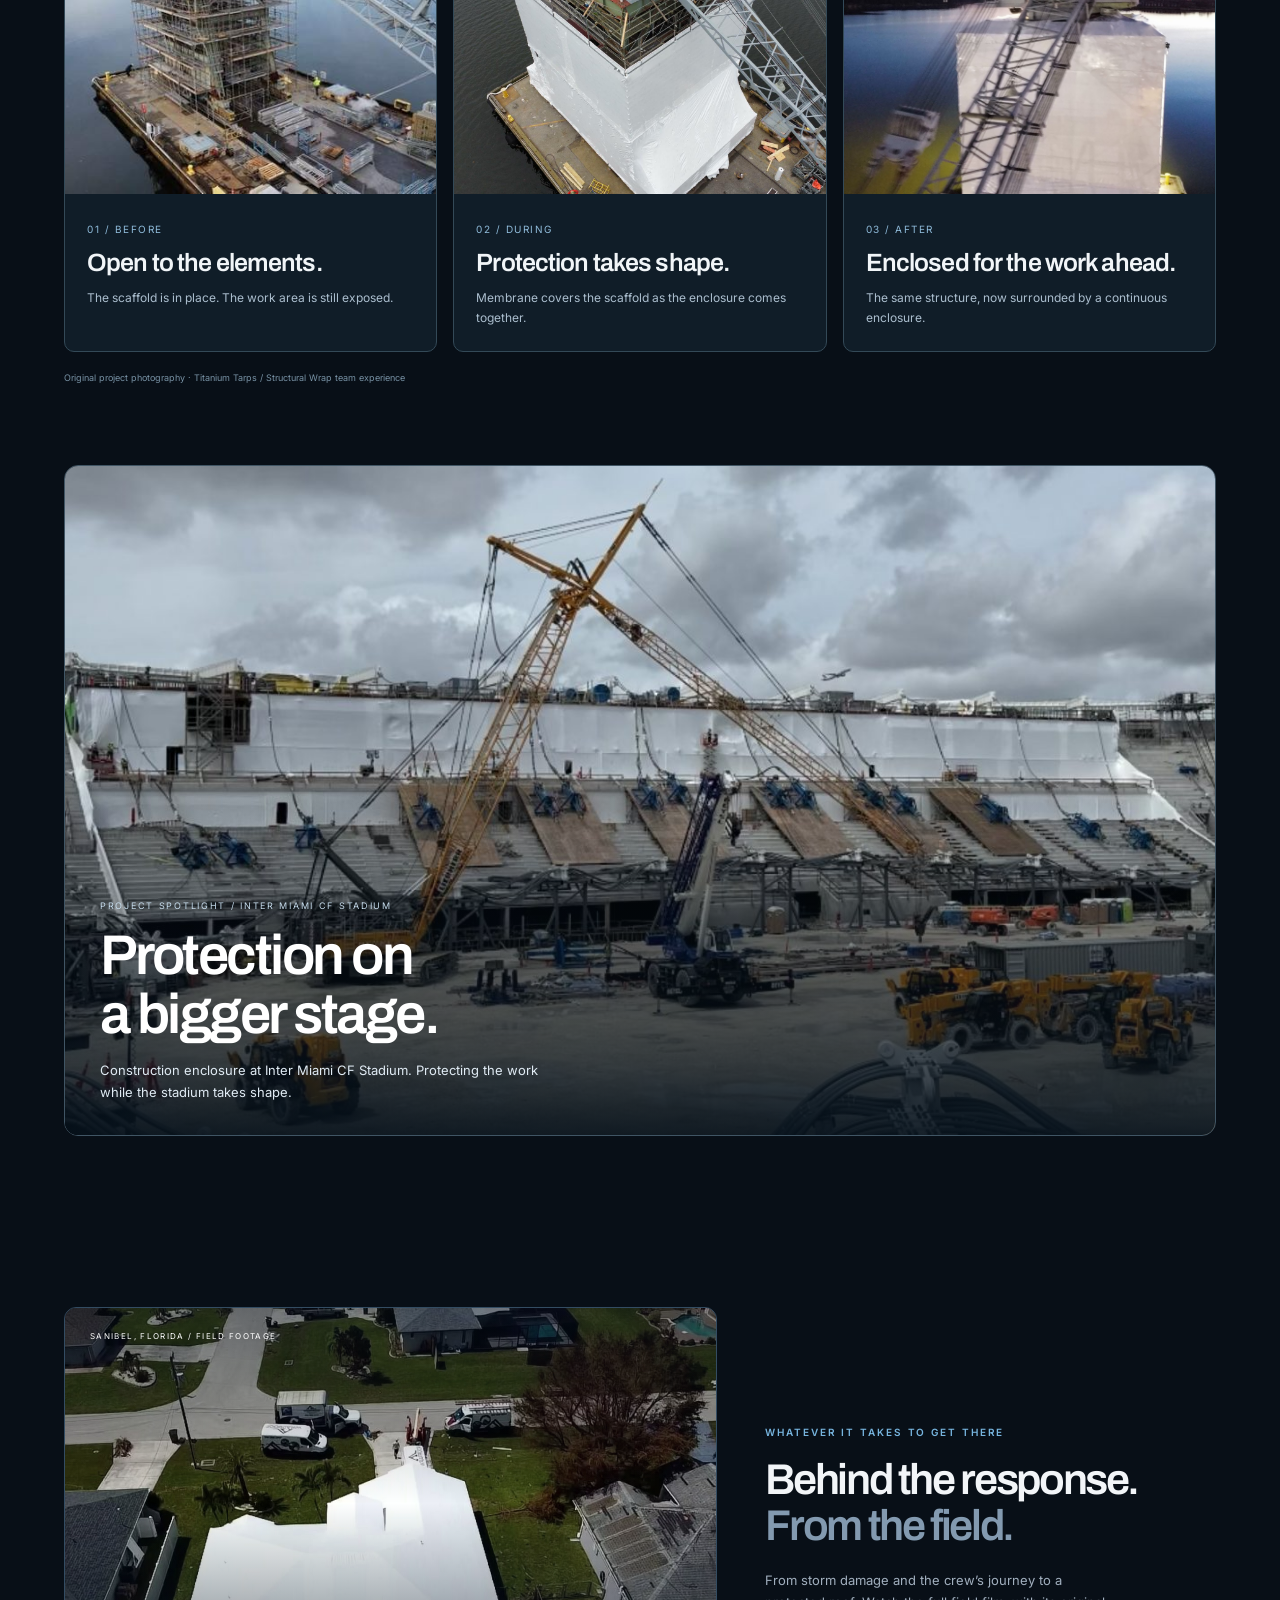
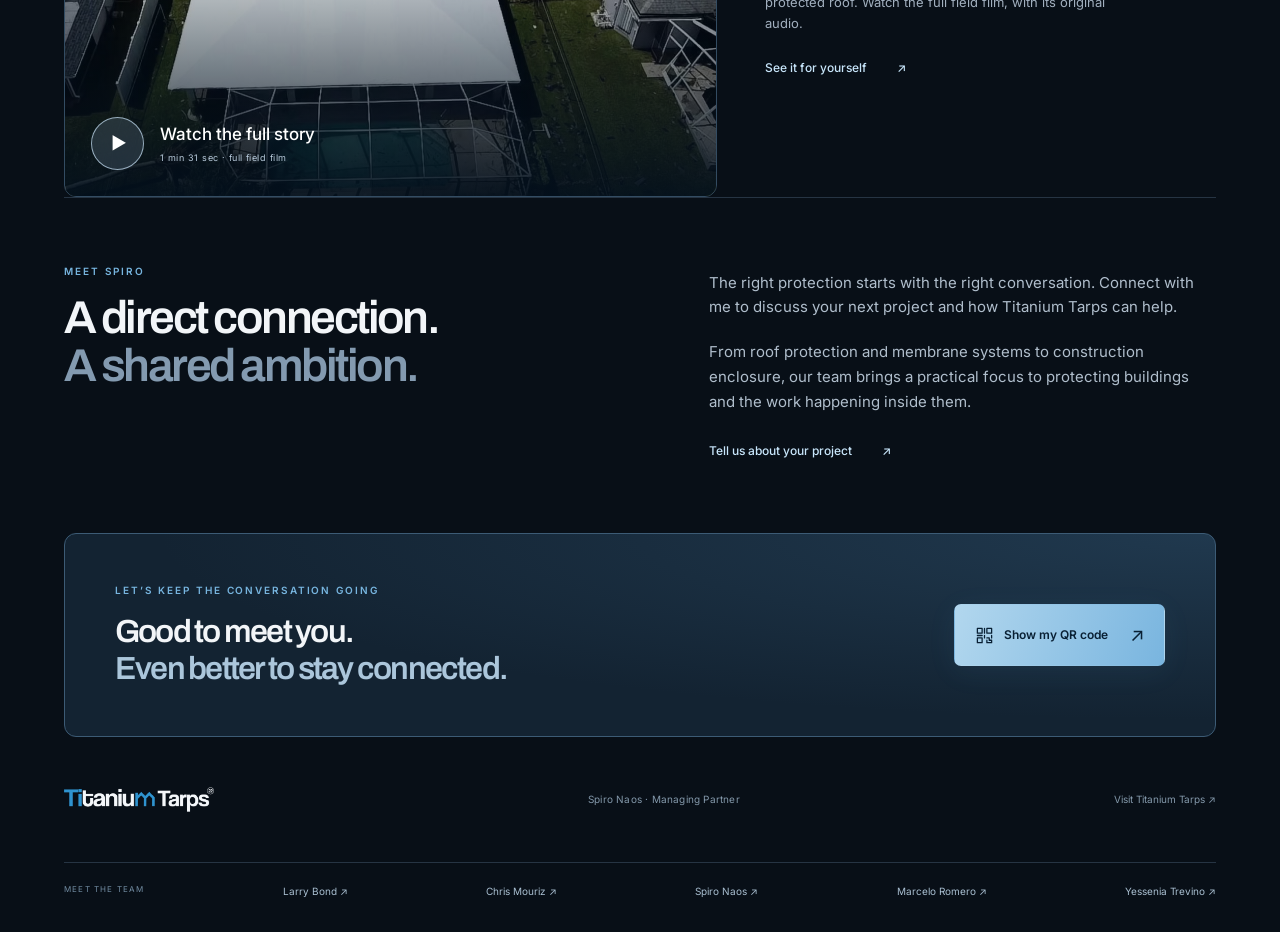
<file: spiro.html>
<!doctype html>
<html lang="en">
<head>
<meta charset="utf-8"><meta name="viewport" content="width=device-width,initial-scale=1,viewport-fit=cover"><meta name="theme-color" content="#080f17">
<title>Spiro Naos | Titanium Tarps</title>
<meta name="description" content="Connect with Spiro Naos, Managing Partner at Titanium Tarps. Roof protection, construction enclosure, and a stronger connection.">
<link rel="canonical" href="https://titaniumtarps.com/spiro.html">
<meta property="og:title" content="Spiro Naos • Titanium Tarps"><meta property="og:description" content="Protection starts with a connection. Save Spiro’s contact and explore Titanium Tarps."><meta property="og:type" content="profile"><meta property="og:url" content="https://titaniumtarps.com/spiro.html"><meta property="og:image" content="https://titaniumtarps.com/assets/img/gallery/warehouse-houma-after.jpg"><meta name="twitter:card" content="summary_large_image">
<link rel="icon" href="assets/logo/favicon-32.png"><link rel="stylesheet" href="larry-card.css?v=20261014-house-horizontal">
<script defer src="larry-three.min.js"></script><script defer src="larry-card.js?v=20261016-ops"></script>
<link rel="stylesheet" href="titarps-story.css?v=20261014-film"><script defer src="titarps-story.js?v=20261013-story"></script>
<link rel="stylesheet" href="roof-cover.css?v=20261014-autoplay"><script defer src="roof-cover.js?v=20261014-autoplay"></script>
</head>
<body data-contact-name="Spiro Naos" data-contact-first="Spiro" data-contact-email="sn@titarps.com" data-card-url="https://titaniumtarps.com/spiro.html">
<a class="skip" href="#contact">Skip to contact details</a>
<header class="header"><a href="https://titaniumtarps.com/" aria-label="Titanium Tarps home"><img src="assets/logo/logo-on-dark.png" alt="Titanium Tarps" width="192" height="40"></a><span class="header-caption">THE DIRECT CONNECTION</span><button class="quiet" data-share><span class="icon" data-icon="qr"></span><span>Share card</span></button></header>
<main>
<section class="hero" aria-labelledby="name">
<div class="intro" id="contact">
<div class="eyebrow"><span class="line"></span> BUILT FOR WHAT COMES NEXT</div>
<div class="identity"><span class="portrait monogram" aria-hidden="true">SN</span><div class="identity-label">Spiro Naos<span>Managing Partner</span></div></div>
<h1 id="name">Protection starts<br>with a <em>connection.</em></h1>
<p class="lead">Roofing. Construction. What’s next.<br>Let’s build something that lasts.</p>
<div class="primary-actions"><a class="button primary" href="spiro-naos.vcf" download="Spiro-Naos-Titanium-Tarps.vcf"><span class="icon" data-icon="save"></span>Save my contact<span class="arrow">↗</span></a><a class="button secondary" href="https://ops.titaniumtarps.com/l/quote">New Customer<span class="arrow">↗</span></a></div>
<nav class="contact-actions" aria-label="Contact Spiro"><a href="tel:+19542759914"><span class="icon" data-icon="phone"></span>Call</a><a href="sms:+19542759914"><span class="icon" data-icon="message"></span>Text</a><a href="mailto:sn@titarps.com"><span class="icon" data-icon="mail"></span>Email</a><a href="https://titaniumtarps.com/" target="_blank" rel="noopener noreferrer"><span class="web-icon" aria-hidden="true">↗</span>Website</a></nav>
<a class="email-address" href="mailto:sn@titarps.com">sn@titarps.com <span>↗</span></a>
</div>
<div class="roof-demo" aria-label="Interactive roof-cover demonstration">
      <div class="model-stage">
        <div class="stage-header">
          <span class="model-badge"><span class="status-dot" aria-hidden="true"></span><span id="model-label">Damaged tile roof</span></span>
          <span class="illustration-tag">MARKETING VISUALIZATION</span>
        </div>
        <div id="model" tabindex="0" aria-label="Interactive upright house model. Drag horizontally or use the rotate buttons to look around. Use the roof-cover slider below to explore the installation.">
          <img class="initial-fallback" src="assets/img/house/michael-wrapped-house.jpg" alt="Reference view of a house with a white fitted roof cover">
        </div>
        <div class="model-toolbar" role="group" aria-label="Model controls">
          <div class="toolbar-group">
            <button id="assembly" type="button" aria-pressed="false" title="Toggle exploded view">Explode view</button>
            <button id="weather" type="button" aria-pressed="true" title="Toggle illustrative rain">Rain</button>
          </div>
          <div class="toolbar-group view-controls">
            <button id="rotate-left" class="icon-button" type="button" aria-label="Rotate left" title="Rotate left">↶</button>
            <button id="rotate" class="icon-button" type="button" aria-label="Rotate right" title="Rotate right">↷</button>
            <button id="reset-view" type="button" title="Reset model view">Reset view</button>
            <button id="motion" class="icon-button" type="button" aria-label="Pause motion" aria-pressed="false" title="Pause motion">Ⅱ</button>
          </div>
        </div>
      </div>
      <div class="cover-panel">
        <div class="phase-summary">
          <div class="phase-copy">
            <p class="eyebrow">THE COVER SEQUENCE</p>
            <h2 id="cover-phase">Damaged roof</h2>
            <p id="cover-description">Broken tiles expose illustrative leak paths. Move the slider left to bring the Titanium cover over the roof.</p>
          </div>
          <div class="progress-readout"><span id="cover-percentage">0%</span><span>SEQUENCE</span></div>
        </div>
        <div class="slider-heading">
          <label for="cover-progress"><span aria-hidden="true">←</span> Drag left to cover the roof</label>
          <button id="cover-play" type="button" aria-pressed="false">Play cover</button>
          <span class="scrub-note" id="scrub-note">Scrub either way to revisit any stage.</span>
        </div>
        <div class="range-wrap">
          <input id="cover-progress" type="range" min="0" max="100" value="0" step="1" dir="rtl" aria-describedby="scrub-note cover-description" aria-label="Roof cover sequence. Drag left to advance from damaged to secured.">
        </div>
        <div class="phase-buttons" role="group" aria-label="Jump to a cover stage">
          <button type="button" data-stage="0" aria-pressed="true"><span>01</span> Damaged</button>
          <button type="button" data-stage="45" aria-pressed="false"><span>02</span> Position</button>
          <button type="button" data-stage="66" aria-pressed="false"><span>03</span> Lower</button>
          <button type="button" data-stage="100" aria-pressed="false"><span>04</span> Secure</button>
        </div>
        <p id="cover-status" class="cover-status" role="status" aria-live="polite" aria-atomic="true">Illustrative rain and leak paths are shown.</p>
      </div>
    <footer class="model-note">
      <p><span>Drag the house left or right to look around. The view stays upright.</span> Rain, interior leak paths, and runoff are illustrative.</p>
      <p class="disclaimer">Illustrative marketing visualization. Installation and protection depend on site conditions and professional assessment; this is not a performance guarantee.</p>
    </footer>
</div>
</section>
<div class="focus-strip"><span>ONE CONNECTION. <strong>MULTIPLE POSSIBILITIES.</strong></span><span>Roof protection</span><span>Construction enclosure</span><span>Membrane systems</span></div>
<section class="tt-story tt-journey" data-journey aria-label="How we get there"><div class="tt-journey-copy"><p class="tt-kicker">WHATEVER IT TAKES TO GET THERE</p><h2>When you need us,<br><span>we find a way.</span></h2><p>By chartered jet. By small plane. By boat. Even by Chinook. The journey is part of the job.</p><div class="tt-journey-controls" role="group" aria-label="Choose a travel slide"><button type="button" data-travel="0" aria-pressed="true" aria-label="Show Jet">Jet</button><button type="button" data-travel="1" aria-pressed="false" aria-label="Show Plane">Plane</button><button type="button" data-travel="2" aria-pressed="false" aria-label="Show Boat">Boat</button><button type="button" data-travel="3" aria-pressed="false" aria-label="Show Chinook">Chinook</button><button type="button" class="tt-pause" data-travel-pause aria-pressed="false">Pause story</button></div><p class="tt-journey-status" data-travel-status role="status">FOUR WAYS TO REACH YOU · ONE COMMITMENT</p></div><div class="tt-journey-stage"><figure class="tt-travel-slide is-active" aria-hidden="false"><img src="assets/img/web/crew-charter-jet.jpg" alt="Crew and materials beside a chartered jet" loading="lazy" decoding="async"><figcaption><small>01 / THE RESPONSE</small><strong>By chartered jet.</strong></figcaption></figure><figure class="tt-travel-slide" aria-hidden="true"><img src="assets/img/web/crew-small-plane.jpg" alt="Loading a small plane with materials" loading="lazy" decoding="async"><figcaption><small>02 / THE RESPONSE</small><strong>By small plane.</strong></figcaption></figure><figure class="tt-travel-slide" aria-hidden="true"><img src="assets/img/web/crew-response-boat.jpg" alt="The crew traveling by boat" loading="lazy" decoding="async"><figcaption><small>03 / THE RESPONSE</small><strong>By boat.</strong></figcaption></figure><figure class="tt-travel-slide" aria-hidden="true"><img src="sanibel-chinook-poster.jpg" alt="Chinook helicopter with its loading ramp open in Sanibel" loading="lazy" decoding="async"><figcaption><small>04 / WHATEVER IT TAKES</small><strong>Even by Chinook.</strong></figcaption></figure></div></section>
<section class="tt-story tt-promise" aria-label="What we protect"><p class="tt-kicker">WE WILL PROTECT WHAT MATTERS TO YOU</p><p>Your <strong>project.</strong> Your <strong>equipment.</strong><br>Your <strong>business.</strong> Your <strong>home.</strong></p></section>
<section class="work section" aria-labelledby="work-heading">
<div class="section-head"><div><p class="eyebrow">THE WORK BEHIND THE CARD</p><h2 id="work-heading">Real structures.<br><span>Real protection.</span></h2></div><p>From storm recovery to active construction.<br>Explore the work, then let’s talk about yours.</p></div>
<div class="showcase">
<div class="project-image" id="project-image"><img id="after-image" src="assets/img/gallery/warehouse-houma-after.jpg" alt="Houma warehouse sealed under a white membrane" width="1200" height="800" loading="lazy"><div class="before-layer" id="before-layer"><img id="before-image" src="assets/img/gallery/warehouse-houma-before.jpg" alt="Houma warehouse before the wrap" width="1200" height="800" loading="lazy"></div><span class="photo-label before-tag">BEFORE</span><span class="photo-label after-tag">PROTECTED</span><div class="compare-line" id="compare-line"><span>‹ ›</span></div><input id="compare" type="range" min="0" max="100" value="42" aria-label="Compare before and after roof protection"><div class="photo-bottom"><span id="photo-location">HOUMA, LOUISIANA</span><span id="photo-hint">DRAG TO COMPARE ↔</span></div></div>
<div class="project-info"><div class="project-tabs" role="group" aria-label="Choose a project"><button data-project="0" class="active" aria-pressed="true">01</button><button data-project="1" aria-pressed="false">02</button><button data-project="2" aria-pressed="false">03</button></div><p class="eyebrow" id="project-category">COMMERCIAL ROOF PROTECTION</p><h3 id="project-title">A stronger cover.<br>A clearer path forward.</h3><p id="project-description">A Houma warehouse, from exposed roof to a continuous protective membrane. Temporary protection while the permanent solution takes shape.</p><a href="https://titaniumtarps.com/#projects" class="text-link">Explore our projects <span>↗</span></a><div class="project-credit">Project imagery from Titanium Tarps.<br>Shared Titanium Tarps / Structural Wrap team experience.</div></div>
</div>
</section>
<section class="tt-story tt-scaffold" aria-labelledby="scaffold-heading"><div class="tt-section-head"><div><p class="tt-kicker">SCAFFOLDING / THE TRANSFORMATION</p><h2 id="scaffold-heading">Before. During.<br><span>Protected.</span></h2></div><p>Follow the same structure from open scaffolding, through installation, to a finished enclosure.</p></div><div class="tt-scaffold-grid"><figure><img src="scaffold-before.jpg" alt="Open scaffolding around a waterfront industrial structure" loading="lazy" decoding="async"><figcaption><small>01 / BEFORE</small><h3>Open to the elements.</h3><p>The scaffold is in place. The work area is still exposed.</p></figcaption></figure><figure><img src="scaffold-during.jpg" alt="White membrane being installed around the scaffold with its upper section still open" loading="lazy" decoding="async"><figcaption><small>02 / DURING</small><h3>Protection takes shape.</h3><p>Membrane covers the scaffold as the enclosure comes together.</p></figcaption></figure><figure><img src="scaffold-after.jpg" alt="Completed white membrane enclosure around the waterfront scaffold" loading="lazy" decoding="async"><figcaption><small>03 / AFTER</small><h3>Enclosed for the work ahead.</h3><p>The same structure, now surrounded by a continuous enclosure.</p></figcaption></figure></div><p class="tt-project-credit">Original project photography · Titanium Tarps / Structural Wrap team experience</p></section>
<section class="tt-story tt-stadium" aria-labelledby="stadium-heading"><figure class="tt-stadium-frame"><img src="assets/img/web/stadium.jpg" alt="White membrane enclosing the Inter Miami CF Stadium stands during construction" width="1284" height="777" loading="lazy" decoding="async"><figcaption><p class="tt-kicker">PROJECT SPOTLIGHT / INTER MIAMI CF STADIUM</p><h2 id="stadium-heading">Protection on<br>a bigger stage.</h2><p>Construction enclosure at Inter Miami CF Stadium. Protecting the work while the stadium takes shape.</p></figcaption></figure></section>
<section class="field-film section" aria-labelledby="film-heading"><button class="film-preview" data-film aria-label="Watch the full Sanibel response film"><img src="sanibel-response-poster.jpg" alt="A roof protected with white membrane in the Sanibel response film" width="1280" height="960" loading="lazy"><span class="film-topline">SANIBEL, FLORIDA / FIELD FOOTAGE</span><span class="film-play"><span class="play-disc" aria-hidden="true">▶</span><span>Watch the full story<small>1 min 31 sec · full field film</small></span></span></button><div class="film-copy"><p class="eyebrow">WHATEVER IT TAKES TO GET THERE</p><h2 id="film-heading">Behind the response.<br><span>From the field.</span></h2><p>From storm damage and the crew’s journey to a protected roof. Watch the full field film, with its original audio.</p><button class="text-link" data-film>See it for yourself <span>↗</span></button></div></section>
<section class="about section" aria-labelledby="about-heading"><div><p class="eyebrow">MEET SPIRO</p><h2 id="about-heading">A direct connection.<br><span>A shared ambition.</span></h2></div><div class="about-copy"><p>The right protection starts with the right conversation. Connect with me to discuss your next project and how Titanium Tarps can help.</p><p>From roof protection and membrane systems to construction enclosure, our team brings a practical focus to protecting buildings and the work happening inside them.</p><a class="text-link" href="https://ops.titaniumtarps.com/l/quote">Tell us about your project <span>↗</span></a></div></section>
<section class="closing"><div><p class="eyebrow">LET’S KEEP THE CONVERSATION GOING</p><h2>Good to meet you.<br><span>Even better to stay connected.</span></h2></div><button class="button primary" data-share><span class="icon" data-icon="qr"></span>Show my QR code<span class="arrow">↗</span></button></section>
</main>
<footer><img src="assets/logo/logo-on-dark.png" alt="Titanium Tarps" width="150" height="32"><span>Spiro Naos · Managing Partner</span><a href="https://titaniumtarps.com/">Visit Titanium Tarps ↗</a></footer><nav class="team-links" aria-label="Titanium Tarps team cards"><span>MEET THE TEAM</span><a href="larry.html">Larry Bond ↗</a><a href="chris.html">Chris Mouriz ↗</a><a href="spiro.html">Spiro Naos ↗</a><a href="marcelo.html">Marcelo Romero ↗</a><a href="yessenia.html">Yessenia Trevino ↗</a></nav>
<div class="mobile-dock"><a class="button primary" href="spiro-naos.vcf" download="Spiro-Naos-Titanium-Tarps.vcf"><span class="icon" data-icon="save"></span>Save contact</a><button class="button secondary" data-share><span class="icon" data-icon="qr"></span>Share</button></div>
<dialog id="share-dialog" aria-labelledby="share-title"><button class="close" data-close aria-label="Close share card">×</button><img class="dialog-logo" src="assets/logo/logo-on-dark.png" alt="Titanium Tarps" width="170" height="36"><p class="eyebrow">ONE SCAN. A DIRECT CONNECTION.</p><h2 id="share-title">Meet Spiro Naos.</h2><p>Managing Partner · Titanium Tarps</p><div class="qr-frame"><img src="spiro-qr.svg" width="280" height="280" alt="Scan to open Spiro Naos’s Titanium Tarps contact card"></div><p class="qr-address">titaniumtarps.com/spiro.html</p><div class="dialog-actions"><button class="button primary" id="native-share">Share card ↗</button><button class="button secondary" id="copy">Copy link</button></div><a class="text-link" href="spiro-qr.svg" download="Spiro-Naos-QR.svg">Download QR code ↓</a><p class="status" id="share-status" role="status"></p></dialog>
<dialog id="film-dialog" aria-labelledby="film-title"><button class="close" data-close aria-label="Close deployment film">×</button><p class="eyebrow">TITANIUM TARPS / IN THE FIELD</p><h2 id="film-title">The Sanibel response.</h2><video id="field-video" data-src="sanibel-response-film.mp4" controls playsinline preload="none" poster="sanibel-response-poster.jpg" aria-label="Full 91-second Sanibel storm-recovery film with audio">Your browser cannot play this video. <a href="sanibel-response-film.mp4">Open the full field film</a>.</video><p class="film-caption">Storm damage. The crew’s journey. A roof protected.<span>Full field film · original audio</span></p></dialog>
<noscript><div class="no-js">Contact Spiro directly: <a href="tel:+19542759914">954-275-9914</a> · <a href="mailto:sn@titarps.com">sn@titarps.com</a>. Contact download and all links work without JavaScript.</div></noscript>
</body></html>
</file>
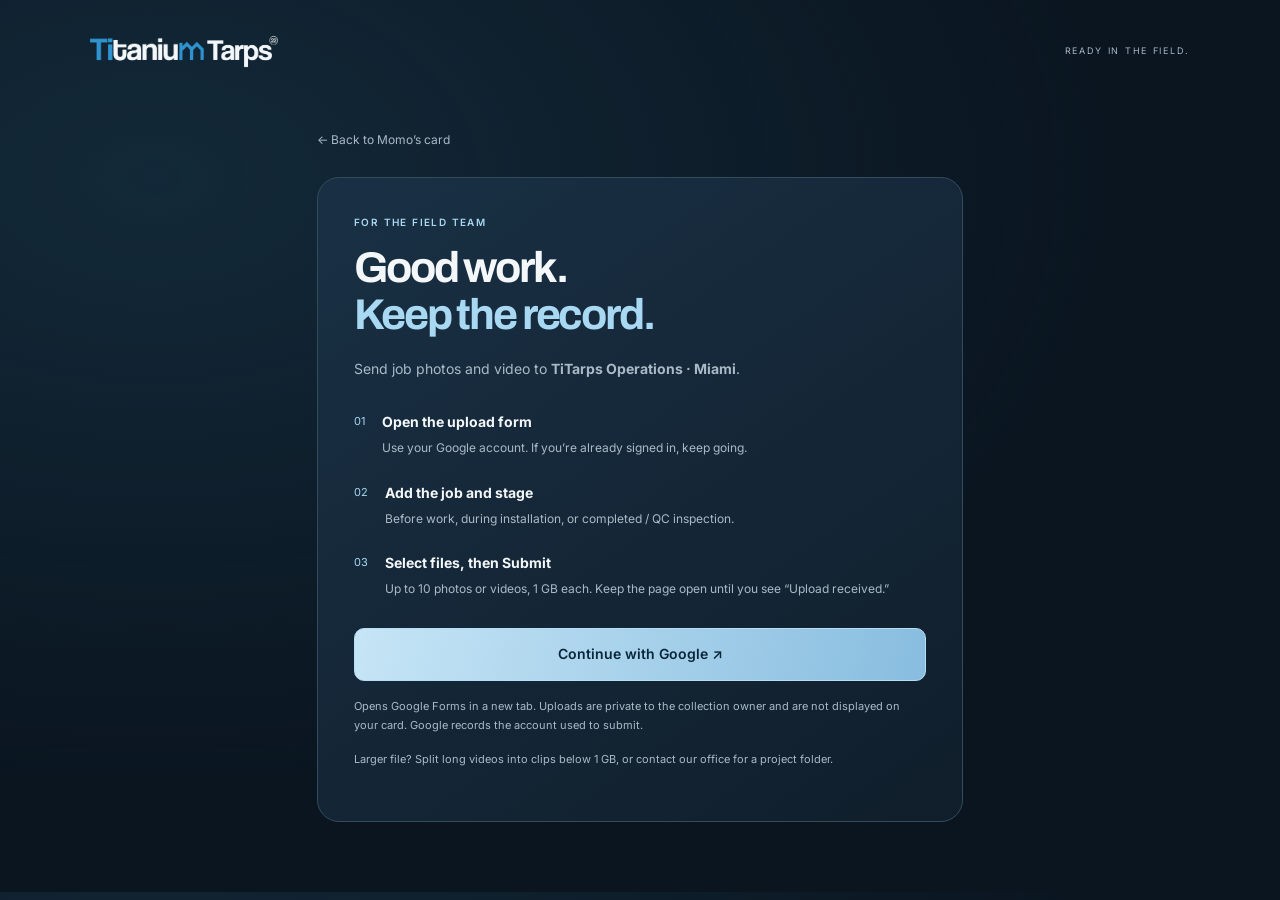
<file: ti-upload.html>
<!doctype html><html lang="en"><head><meta charset="utf-8"><meta name="viewport" content="width=device-width,initial-scale=1"><meta name="theme-color" content="#0a1520"><link rel="icon" href="assets/logo/favicon-32.png"><link rel="stylesheet" href="crew-card.css?v=20261016"><script src="crew-card.js?v=20261016" defer></script><title>TI / Upload | Titanium Tarps</title><meta name="robots" content="noindex"></head><body><header><a href="/" aria-label="Titanium Tarps home"><img src="assets/logo/logo-on-dark.png" width="188" height="40" alt="Titanium Tarps"></a><span>READY IN THE FIELD.</span></header>
<main class="single"><a class="back-link" href="momo.html">← Back to Momo’s card</a><section class="panel"><p class="eyebrow">FOR THE FIELD TEAM</p><h1>Good work.<br><span>Keep the record.</span></h1><p class="lead">Send job photos and video to <strong>TiTarps Operations · Miami</strong>.</p><ol><li><span>01</span><div><strong>Open the upload form</strong><p>Use your Google account. If you’re already signed in, keep going.</p></div></li><li><span>02</span><div><strong>Add the job and stage</strong><p>Before work, during installation, or completed / QC inspection.</p></div></li><li><span>03</span><div><strong>Select files, then Submit</strong><p>Up to 10 photos or videos, 1 GB each. Keep the page open until you see “Upload received.”</p></div></li></ol><a class="button primary" id="open-upload" href="https://docs.google.com/forms/d/e/1FAIpQLSdTvROJvm5qKO-vFqrfziEOz8xd8Yc6AJ7G3ogrk2t06rHbUA/viewform?usp=pp_url&amp;entry.1604513406=Momo+%E2%80%94+Jaiteh+Momodou+Lamin" target="_blank" rel="noopener noreferrer">Continue with Google ↗</a><p class="note">Opens Google Forms in a new tab. Uploads are private to the collection owner and are not displayed on your card. Google records the account used to submit.</p><p class="note">Larger file? Split long videos into clips below 1 GB, or contact our office for a project folder.</p></section></main></body></html>
</file>
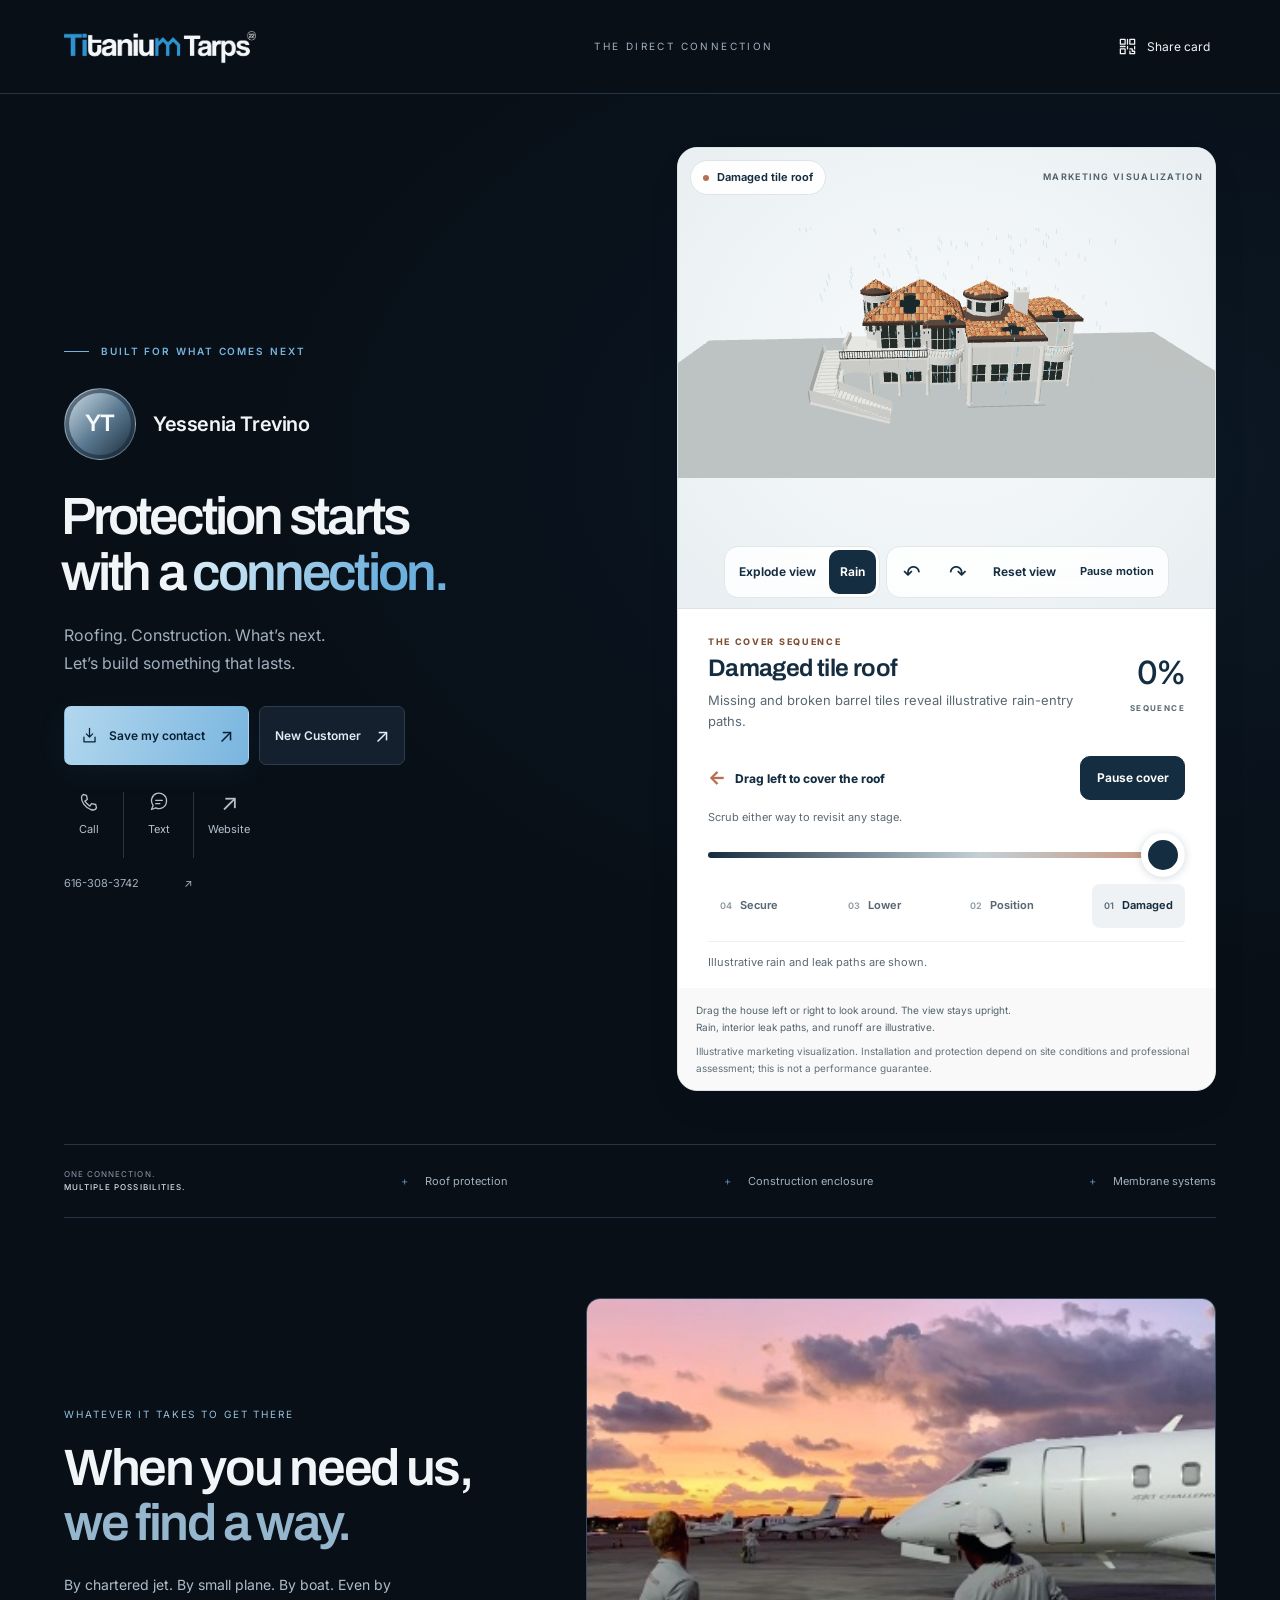
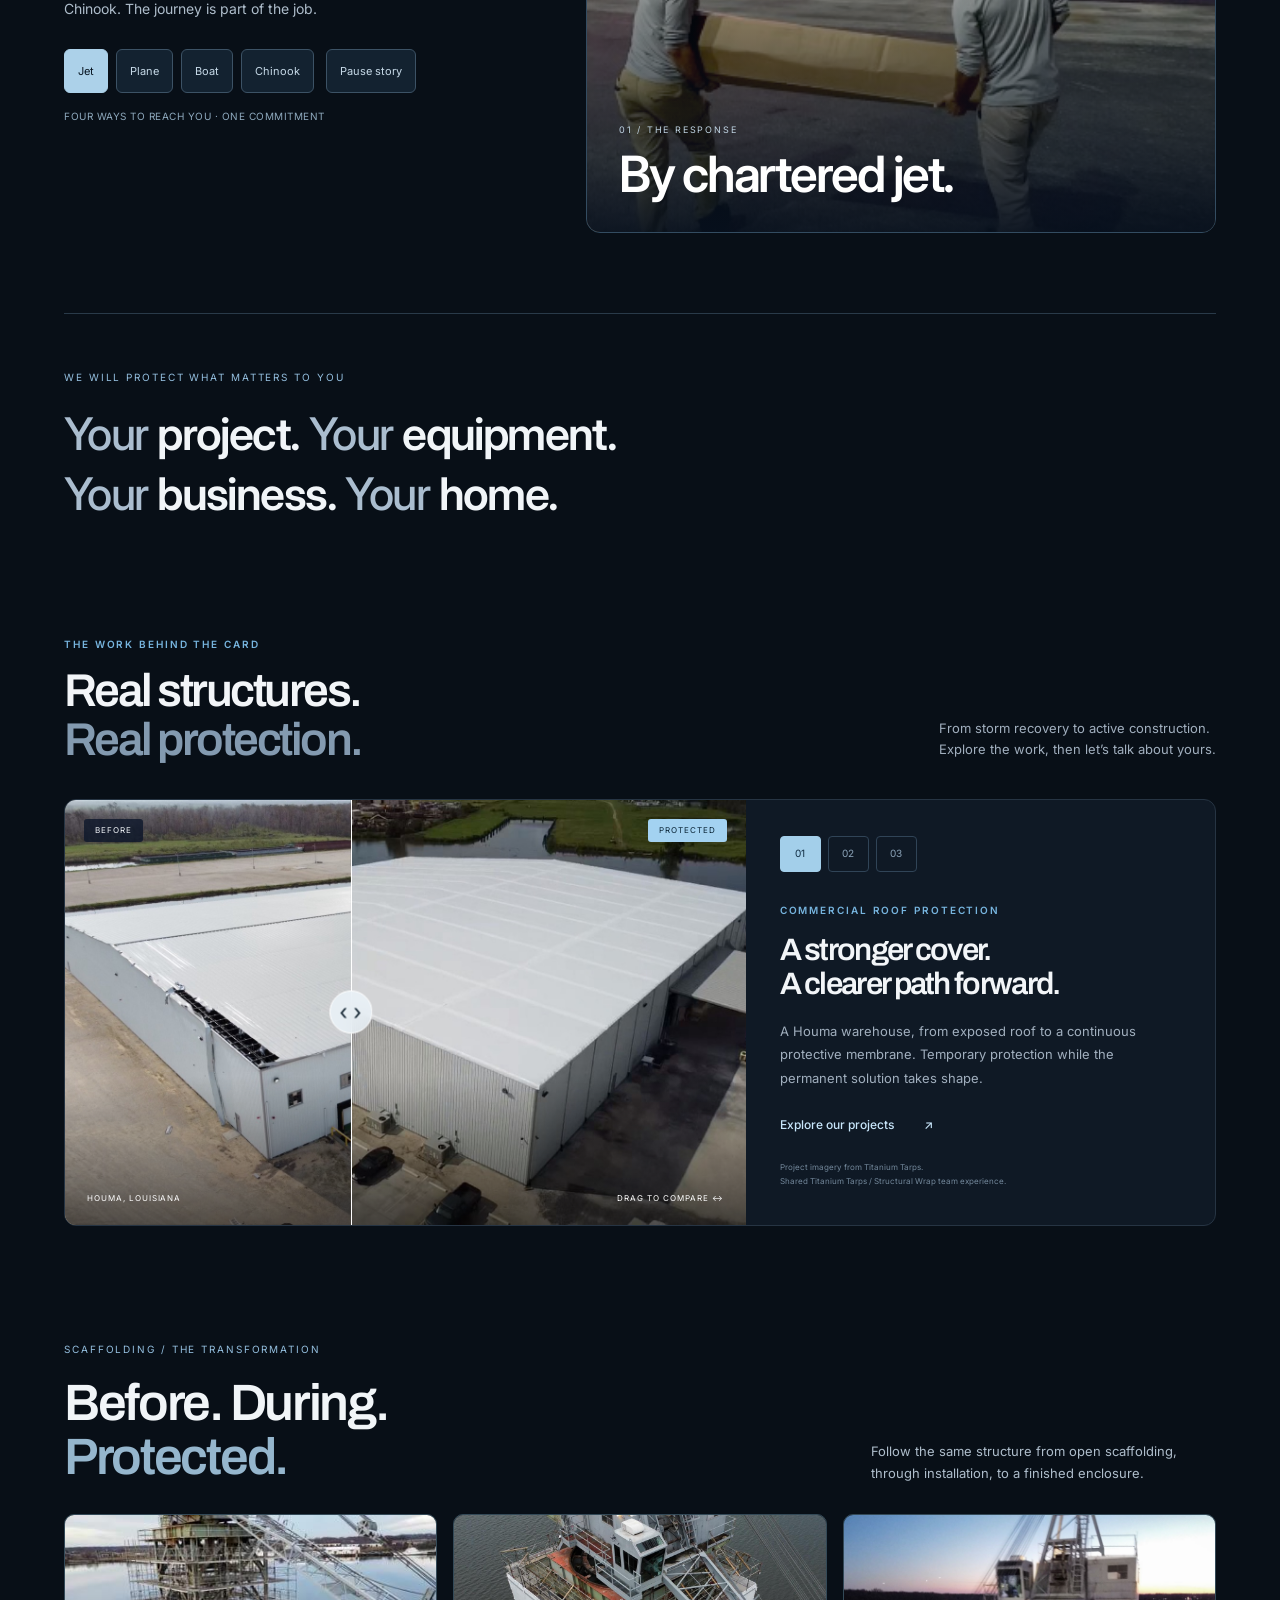
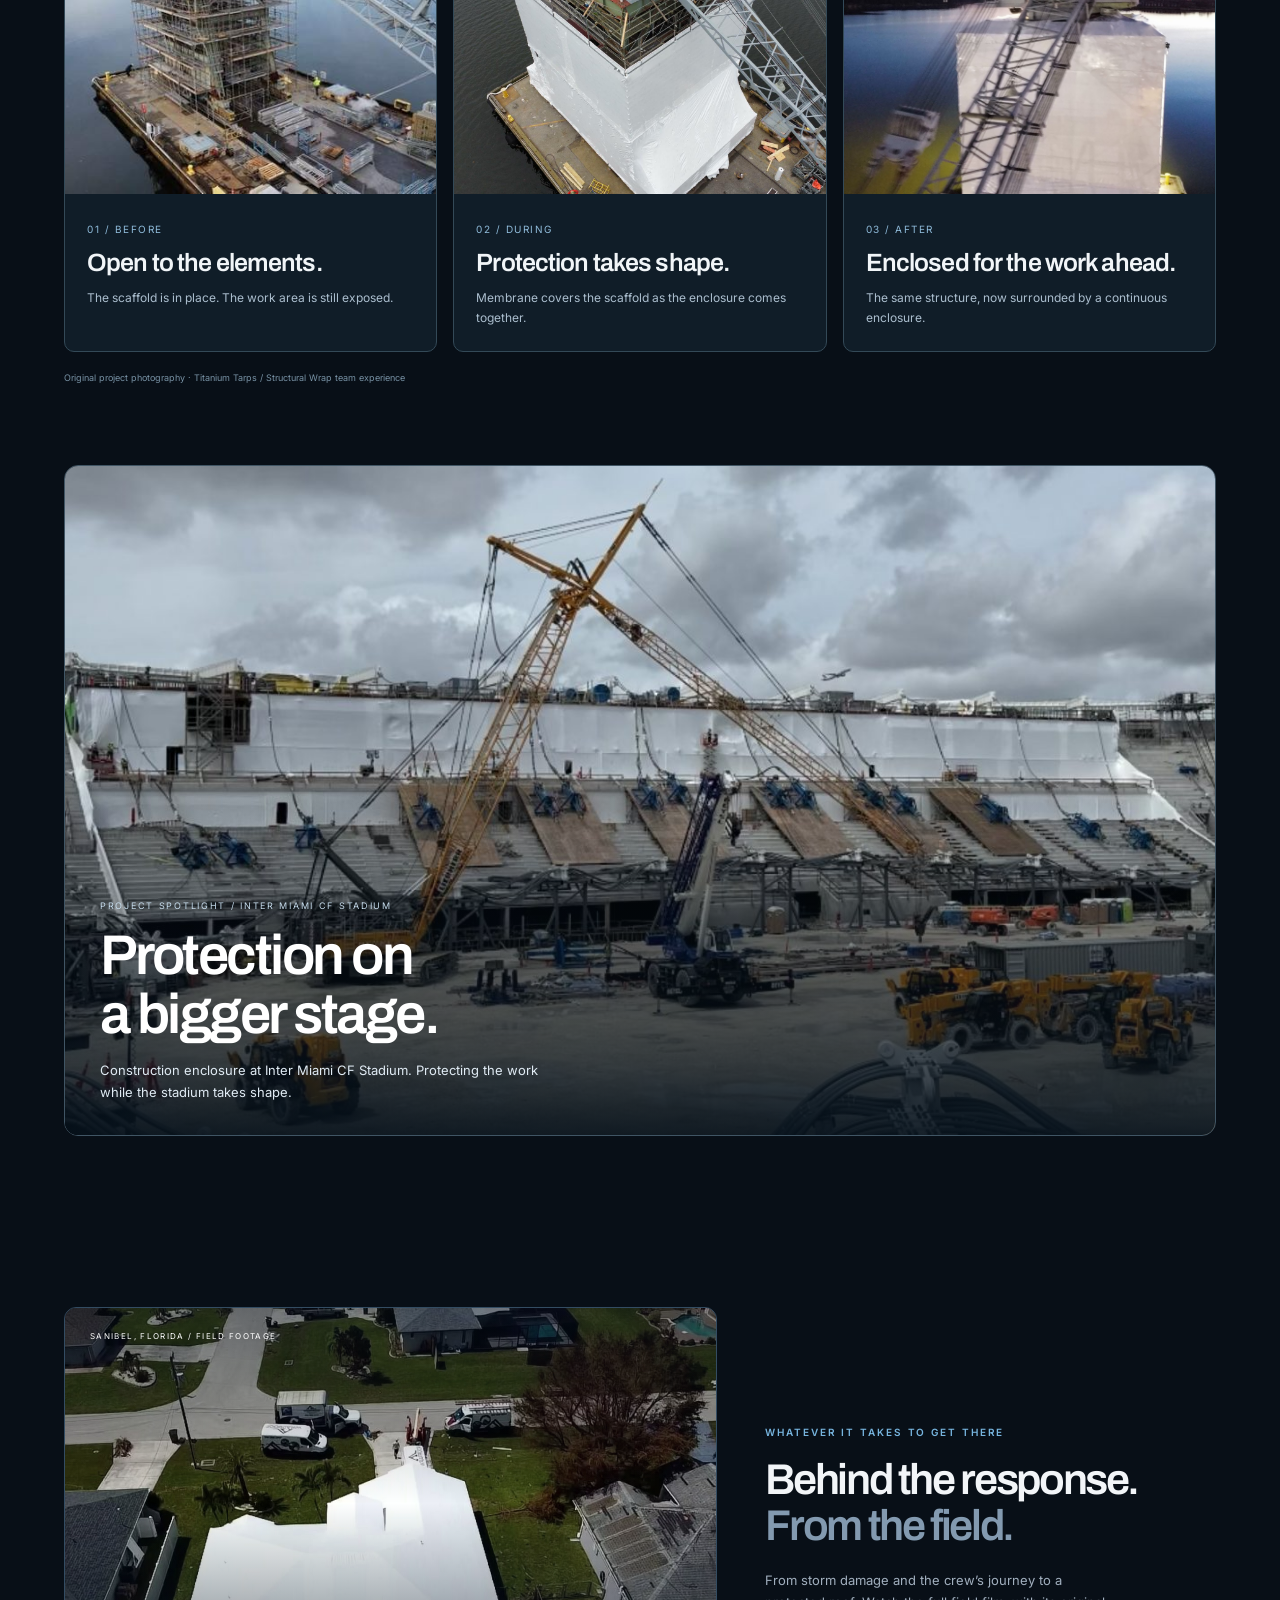
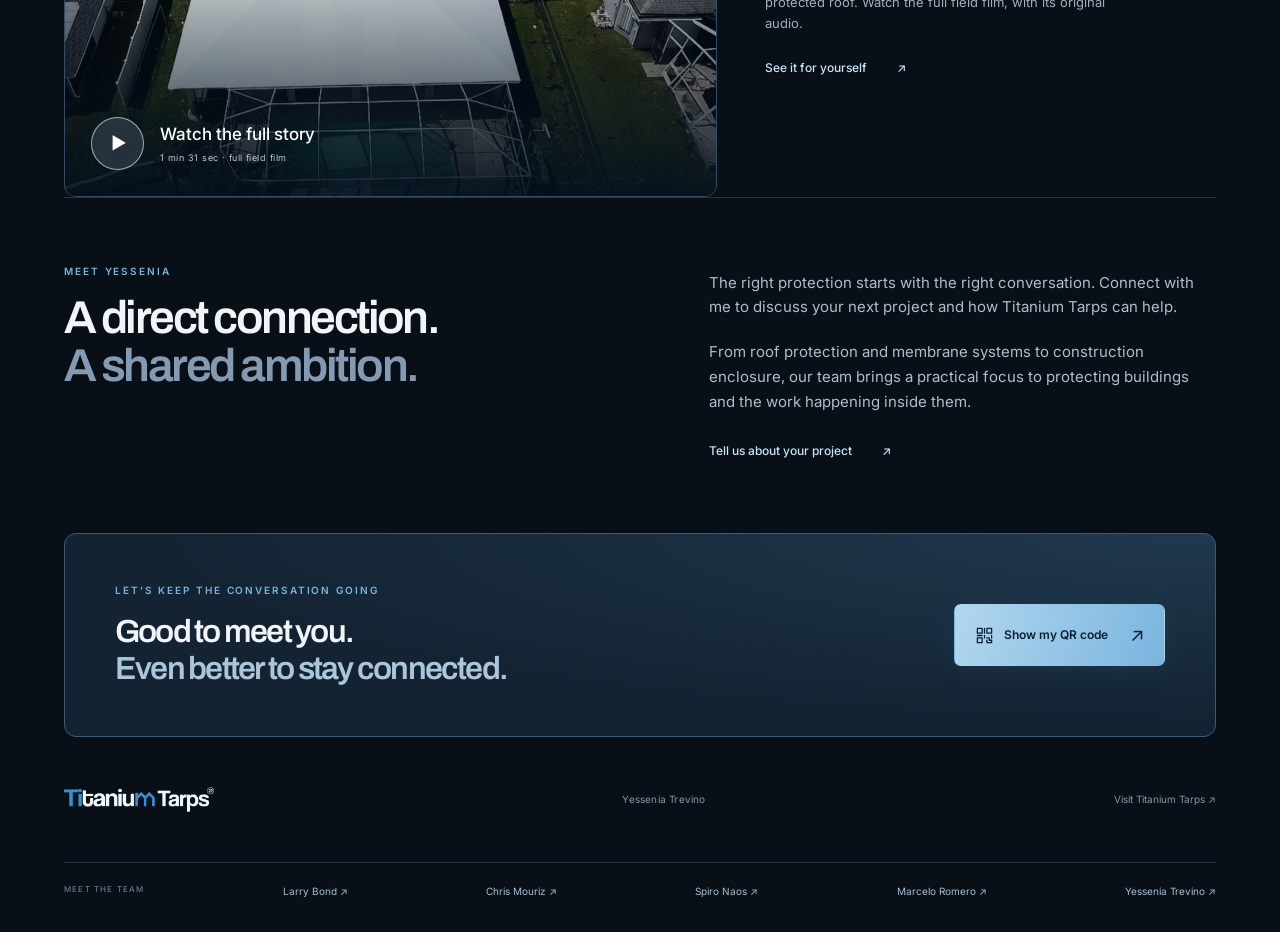
<file: yessenia.html>
<!doctype html>
<html lang="en">
<head>
<meta charset="utf-8"><meta name="viewport" content="width=device-width,initial-scale=1,viewport-fit=cover"><meta name="theme-color" content="#080f17">
<title>Yessenia Trevino | Titanium Tarps</title>
<meta name="description" content="Connect with Yessenia Trevino at Titanium Tarps. Roof protection, construction enclosure, and a stronger connection.">
<link rel="canonical" href="https://titaniumtarps.com/yessenia.html">
<meta property="og:title" content="Yessenia Trevino • Titanium Tarps"><meta property="og:description" content="Protection starts with a connection. Save Yessenia’s contact and explore Titanium Tarps."><meta property="og:type" content="profile"><meta property="og:url" content="https://titaniumtarps.com/yessenia.html"><meta property="og:image" content="https://titaniumtarps.com/assets/img/gallery/warehouse-houma-after.jpg"><meta name="twitter:card" content="summary_large_image">
<link rel="icon" href="assets/logo/favicon-32.png"><link rel="stylesheet" href="larry-card.css?v=20261014-house-horizontal">
<script defer src="larry-three.min.js"></script><script defer src="larry-card.js?v=20261016-ops"></script>
<link rel="stylesheet" href="titarps-story.css?v=20261014-film"><script defer src="titarps-story.js?v=20261013-story"></script>
<link rel="stylesheet" href="roof-cover.css?v=20261014-autoplay"><script defer src="roof-cover.js?v=20261014-autoplay"></script>
</head>
<body data-contact-name="Yessenia Trevino" data-contact-first="Yessenia" data-card-url="https://titaniumtarps.com/yessenia.html">
<a class="skip" href="#contact">Skip to contact details</a>
<header class="header"><a href="https://titaniumtarps.com/" aria-label="Titanium Tarps home"><img src="assets/logo/logo-on-dark.png" alt="Titanium Tarps" width="192" height="40"></a><span class="header-caption">THE DIRECT CONNECTION</span><button class="quiet" data-share><span class="icon" data-icon="qr"></span><span>Share card</span></button></header>
<main>
<section class="hero" aria-labelledby="name">
<div class="intro" id="contact">
<div class="eyebrow"><span class="line"></span> BUILT FOR WHAT COMES NEXT</div>
<div class="identity"><span class="portrait monogram" aria-hidden="true">YT</span><div class="identity-label">Yessenia Trevino</div></div>
<h1 id="name">Protection starts<br>with a <em>connection.</em></h1>
<p class="lead">Roofing. Construction. What’s next.<br>Let’s build something that lasts.</p>
<div class="primary-actions"><a class="button primary" href="yessenia-trevino.vcf" download="Yessenia-Trevino-Titanium-Tarps.vcf"><span class="icon" data-icon="save"></span>Save my contact<span class="arrow">↗</span></a><a class="button secondary" href="https://ops.titaniumtarps.com/l/quote">New Customer<span class="arrow">↗</span></a></div>
<nav class="contact-actions" aria-label="Contact Yessenia"><a href="tel:+16163083742"><span class="icon" data-icon="phone"></span>Call</a><a href="sms:+16163083742"><span class="icon" data-icon="message"></span>Text</a><a href="https://titaniumtarps.com/" target="_blank" rel="noopener noreferrer"><span class="web-icon" aria-hidden="true">↗</span>Website</a></nav>
<a class="email-address" href="tel:+16163083742">616-308-3742 <span>↗</span></a>
</div>
<div class="roof-demo" aria-label="Interactive roof-cover demonstration">
      <div class="model-stage">
        <div class="stage-header">
          <span class="model-badge"><span class="status-dot" aria-hidden="true"></span><span id="model-label">Damaged tile roof</span></span>
          <span class="illustration-tag">MARKETING VISUALIZATION</span>
        </div>
        <div id="model" tabindex="0" aria-label="Interactive upright house model. Drag horizontally or use the rotate buttons to look around. Use the roof-cover slider below to explore the installation.">
          <img class="initial-fallback" src="assets/img/house/michael-wrapped-house.jpg" alt="Reference view of a house with a white fitted roof cover">
        </div>
        <div class="model-toolbar" role="group" aria-label="Model controls">
          <div class="toolbar-group">
            <button id="assembly" type="button" aria-pressed="false" title="Toggle exploded view">Explode view</button>
            <button id="weather" type="button" aria-pressed="true" title="Toggle illustrative rain">Rain</button>
          </div>
          <div class="toolbar-group view-controls">
            <button id="rotate-left" class="icon-button" type="button" aria-label="Rotate left" title="Rotate left">↶</button>
            <button id="rotate" class="icon-button" type="button" aria-label="Rotate right" title="Rotate right">↷</button>
            <button id="reset-view" type="button" title="Reset model view">Reset view</button>
            <button id="motion" class="icon-button" type="button" aria-label="Pause motion" aria-pressed="false" title="Pause motion">Ⅱ</button>
          </div>
        </div>
      </div>
      <div class="cover-panel">
        <div class="phase-summary">
          <div class="phase-copy">
            <p class="eyebrow">THE COVER SEQUENCE</p>
            <h2 id="cover-phase">Damaged roof</h2>
            <p id="cover-description">Broken tiles expose illustrative leak paths. Move the slider left to bring the Titanium cover over the roof.</p>
          </div>
          <div class="progress-readout"><span id="cover-percentage">0%</span><span>SEQUENCE</span></div>
        </div>
        <div class="slider-heading">
          <label for="cover-progress"><span aria-hidden="true">←</span> Drag left to cover the roof</label>
          <button id="cover-play" type="button" aria-pressed="false">Play cover</button>
          <span class="scrub-note" id="scrub-note">Scrub either way to revisit any stage.</span>
        </div>
        <div class="range-wrap">
          <input id="cover-progress" type="range" min="0" max="100" value="0" step="1" dir="rtl" aria-describedby="scrub-note cover-description" aria-label="Roof cover sequence. Drag left to advance from damaged to secured.">
        </div>
        <div class="phase-buttons" role="group" aria-label="Jump to a cover stage">
          <button type="button" data-stage="0" aria-pressed="true"><span>01</span> Damaged</button>
          <button type="button" data-stage="45" aria-pressed="false"><span>02</span> Position</button>
          <button type="button" data-stage="66" aria-pressed="false"><span>03</span> Lower</button>
          <button type="button" data-stage="100" aria-pressed="false"><span>04</span> Secure</button>
        </div>
        <p id="cover-status" class="cover-status" role="status" aria-live="polite" aria-atomic="true">Illustrative rain and leak paths are shown.</p>
      </div>
    <footer class="model-note">
      <p><span>Drag the house left or right to look around. The view stays upright.</span> Rain, interior leak paths, and runoff are illustrative.</p>
      <p class="disclaimer">Illustrative marketing visualization. Installation and protection depend on site conditions and professional assessment; this is not a performance guarantee.</p>
    </footer>
</div>
</section>
<div class="focus-strip"><span>ONE CONNECTION. <strong>MULTIPLE POSSIBILITIES.</strong></span><span>Roof protection</span><span>Construction enclosure</span><span>Membrane systems</span></div>
<section class="tt-story tt-journey" data-journey aria-label="How we get there"><div class="tt-journey-copy"><p class="tt-kicker">WHATEVER IT TAKES TO GET THERE</p><h2>When you need us,<br><span>we find a way.</span></h2><p>By chartered jet. By small plane. By boat. Even by Chinook. The journey is part of the job.</p><div class="tt-journey-controls" role="group" aria-label="Choose a travel slide"><button type="button" data-travel="0" aria-pressed="true" aria-label="Show Jet">Jet</button><button type="button" data-travel="1" aria-pressed="false" aria-label="Show Plane">Plane</button><button type="button" data-travel="2" aria-pressed="false" aria-label="Show Boat">Boat</button><button type="button" data-travel="3" aria-pressed="false" aria-label="Show Chinook">Chinook</button><button type="button" class="tt-pause" data-travel-pause aria-pressed="false">Pause story</button></div><p class="tt-journey-status" data-travel-status role="status">FOUR WAYS TO REACH YOU · ONE COMMITMENT</p></div><div class="tt-journey-stage"><figure class="tt-travel-slide is-active" aria-hidden="false"><img src="assets/img/web/crew-charter-jet.jpg" alt="Crew and materials beside a chartered jet" loading="lazy" decoding="async"><figcaption><small>01 / THE RESPONSE</small><strong>By chartered jet.</strong></figcaption></figure><figure class="tt-travel-slide" aria-hidden="true"><img src="assets/img/web/crew-small-plane.jpg" alt="Loading a small plane with materials" loading="lazy" decoding="async"><figcaption><small>02 / THE RESPONSE</small><strong>By small plane.</strong></figcaption></figure><figure class="tt-travel-slide" aria-hidden="true"><img src="assets/img/web/crew-response-boat.jpg" alt="The crew traveling by boat" loading="lazy" decoding="async"><figcaption><small>03 / THE RESPONSE</small><strong>By boat.</strong></figcaption></figure><figure class="tt-travel-slide" aria-hidden="true"><img src="sanibel-chinook-poster.jpg" alt="Chinook helicopter with its loading ramp open in Sanibel" loading="lazy" decoding="async"><figcaption><small>04 / WHATEVER IT TAKES</small><strong>Even by Chinook.</strong></figcaption></figure></div></section>
<section class="tt-story tt-promise" aria-label="What we protect"><p class="tt-kicker">WE WILL PROTECT WHAT MATTERS TO YOU</p><p>Your <strong>project.</strong> Your <strong>equipment.</strong><br>Your <strong>business.</strong> Your <strong>home.</strong></p></section>
<section class="work section" aria-labelledby="work-heading">
<div class="section-head"><div><p class="eyebrow">THE WORK BEHIND THE CARD</p><h2 id="work-heading">Real structures.<br><span>Real protection.</span></h2></div><p>From storm recovery to active construction.<br>Explore the work, then let’s talk about yours.</p></div>
<div class="showcase">
<div class="project-image" id="project-image"><img id="after-image" src="assets/img/gallery/warehouse-houma-after.jpg" alt="Houma warehouse sealed under a white membrane" width="1200" height="800" loading="lazy"><div class="before-layer" id="before-layer"><img id="before-image" src="assets/img/gallery/warehouse-houma-before.jpg" alt="Houma warehouse before the wrap" width="1200" height="800" loading="lazy"></div><span class="photo-label before-tag">BEFORE</span><span class="photo-label after-tag">PROTECTED</span><div class="compare-line" id="compare-line"><span>‹ ›</span></div><input id="compare" type="range" min="0" max="100" value="42" aria-label="Compare before and after roof protection"><div class="photo-bottom"><span id="photo-location">HOUMA, LOUISIANA</span><span id="photo-hint">DRAG TO COMPARE ↔</span></div></div>
<div class="project-info"><div class="project-tabs" role="group" aria-label="Choose a project"><button data-project="0" class="active" aria-pressed="true">01</button><button data-project="1" aria-pressed="false">02</button><button data-project="2" aria-pressed="false">03</button></div><p class="eyebrow" id="project-category">COMMERCIAL ROOF PROTECTION</p><h3 id="project-title">A stronger cover.<br>A clearer path forward.</h3><p id="project-description">A Houma warehouse, from exposed roof to a continuous protective membrane. Temporary protection while the permanent solution takes shape.</p><a href="https://titaniumtarps.com/#projects" class="text-link">Explore our projects <span>↗</span></a><div class="project-credit">Project imagery from Titanium Tarps.<br>Shared Titanium Tarps / Structural Wrap team experience.</div></div>
</div>
</section>
<section class="tt-story tt-scaffold" aria-labelledby="scaffold-heading"><div class="tt-section-head"><div><p class="tt-kicker">SCAFFOLDING / THE TRANSFORMATION</p><h2 id="scaffold-heading">Before. During.<br><span>Protected.</span></h2></div><p>Follow the same structure from open scaffolding, through installation, to a finished enclosure.</p></div><div class="tt-scaffold-grid"><figure><img src="scaffold-before.jpg" alt="Open scaffolding around a waterfront industrial structure" loading="lazy" decoding="async"><figcaption><small>01 / BEFORE</small><h3>Open to the elements.</h3><p>The scaffold is in place. The work area is still exposed.</p></figcaption></figure><figure><img src="scaffold-during.jpg" alt="White membrane being installed around the scaffold with its upper section still open" loading="lazy" decoding="async"><figcaption><small>02 / DURING</small><h3>Protection takes shape.</h3><p>Membrane covers the scaffold as the enclosure comes together.</p></figcaption></figure><figure><img src="scaffold-after.jpg" alt="Completed white membrane enclosure around the waterfront scaffold" loading="lazy" decoding="async"><figcaption><small>03 / AFTER</small><h3>Enclosed for the work ahead.</h3><p>The same structure, now surrounded by a continuous enclosure.</p></figcaption></figure></div><p class="tt-project-credit">Original project photography · Titanium Tarps / Structural Wrap team experience</p></section>
<section class="tt-story tt-stadium" aria-labelledby="stadium-heading"><figure class="tt-stadium-frame"><img src="assets/img/web/stadium.jpg" alt="White membrane enclosing the Inter Miami CF Stadium stands during construction" width="1284" height="777" loading="lazy" decoding="async"><figcaption><p class="tt-kicker">PROJECT SPOTLIGHT / INTER MIAMI CF STADIUM</p><h2 id="stadium-heading">Protection on<br>a bigger stage.</h2><p>Construction enclosure at Inter Miami CF Stadium. Protecting the work while the stadium takes shape.</p></figcaption></figure></section>
<section class="field-film section" aria-labelledby="film-heading"><button class="film-preview" data-film aria-label="Watch the full Sanibel response film"><img src="sanibel-response-poster.jpg" alt="A roof protected with white membrane in the Sanibel response film" width="1280" height="960" loading="lazy"><span class="film-topline">SANIBEL, FLORIDA / FIELD FOOTAGE</span><span class="film-play"><span class="play-disc" aria-hidden="true">▶</span><span>Watch the full story<small>1 min 31 sec · full field film</small></span></span></button><div class="film-copy"><p class="eyebrow">WHATEVER IT TAKES TO GET THERE</p><h2 id="film-heading">Behind the response.<br><span>From the field.</span></h2><p>From storm damage and the crew’s journey to a protected roof. Watch the full field film, with its original audio.</p><button class="text-link" data-film>See it for yourself <span>↗</span></button></div></section>
<section class="about section" aria-labelledby="about-heading"><div><p class="eyebrow">MEET YESSENIA</p><h2 id="about-heading">A direct connection.<br><span>A shared ambition.</span></h2></div><div class="about-copy"><p>The right protection starts with the right conversation. Connect with me to discuss your next project and how Titanium Tarps can help.</p><p>From roof protection and membrane systems to construction enclosure, our team brings a practical focus to protecting buildings and the work happening inside them.</p><a class="text-link" href="https://ops.titaniumtarps.com/l/quote">Tell us about your project <span>↗</span></a></div></section>
<section class="closing"><div><p class="eyebrow">LET’S KEEP THE CONVERSATION GOING</p><h2>Good to meet you.<br><span>Even better to stay connected.</span></h2></div><button class="button primary" data-share><span class="icon" data-icon="qr"></span>Show my QR code<span class="arrow">↗</span></button></section>
</main>
<footer><img src="assets/logo/logo-on-dark.png" alt="Titanium Tarps" width="150" height="32"><span>Yessenia Trevino</span><a href="https://titaniumtarps.com/">Visit Titanium Tarps ↗</a></footer><nav class="team-links" aria-label="Titanium Tarps team cards"><span>MEET THE TEAM</span><a href="larry.html">Larry Bond ↗</a><a href="chris.html">Chris Mouriz ↗</a><a href="spiro.html">Spiro Naos ↗</a><a href="marcelo.html">Marcelo Romero ↗</a><a href="yessenia.html">Yessenia Trevino ↗</a></nav>
<div class="mobile-dock"><a class="button primary" href="yessenia-trevino.vcf" download="Yessenia-Trevino-Titanium-Tarps.vcf"><span class="icon" data-icon="save"></span>Save contact</a><button class="button secondary" data-share><span class="icon" data-icon="qr"></span>Share</button></div>
<dialog id="share-dialog" aria-labelledby="share-title"><button class="close" data-close aria-label="Close share card">×</button><img class="dialog-logo" src="assets/logo/logo-on-dark.png" alt="Titanium Tarps" width="170" height="36"><p class="eyebrow">ONE SCAN. A DIRECT CONNECTION.</p><h2 id="share-title">Meet Yessenia Trevino.</h2><p>Titanium Tarps</p><div class="qr-frame"><img src="yessenia-qr.svg" width="280" height="280" alt="Scan to open Yessenia Trevino’s Titanium Tarps contact card"></div><p class="qr-address">titaniumtarps.com/yessenia.html</p><div class="dialog-actions"><button class="button primary" id="native-share">Share card ↗</button><button class="button secondary" id="copy">Copy link</button></div><a class="text-link" href="yessenia-qr.svg" download="Yessenia-Trevino-QR.svg">Download QR code ↓</a><p class="status" id="share-status" role="status"></p></dialog>
<dialog id="film-dialog" aria-labelledby="film-title"><button class="close" data-close aria-label="Close deployment film">×</button><p class="eyebrow">TITANIUM TARPS / IN THE FIELD</p><h2 id="film-title">The Sanibel response.</h2><video id="field-video" data-src="sanibel-response-film.mp4" controls playsinline preload="none" poster="sanibel-response-poster.jpg" aria-label="Full 91-second Sanibel storm-recovery film with audio">Your browser cannot play this video. <a href="sanibel-response-film.mp4">Open the full field film</a>.</video><p class="film-caption">Storm damage. The crew’s journey. A roof protected.<span>Full field film · original audio</span></p></dialog>
<noscript><div class="no-js">Contact Yessenia directly: <a href="tel:+16163083742">616-308-3742</a>. Contact download and all links work without JavaScript.</div></noscript>
</body></html>
</file>
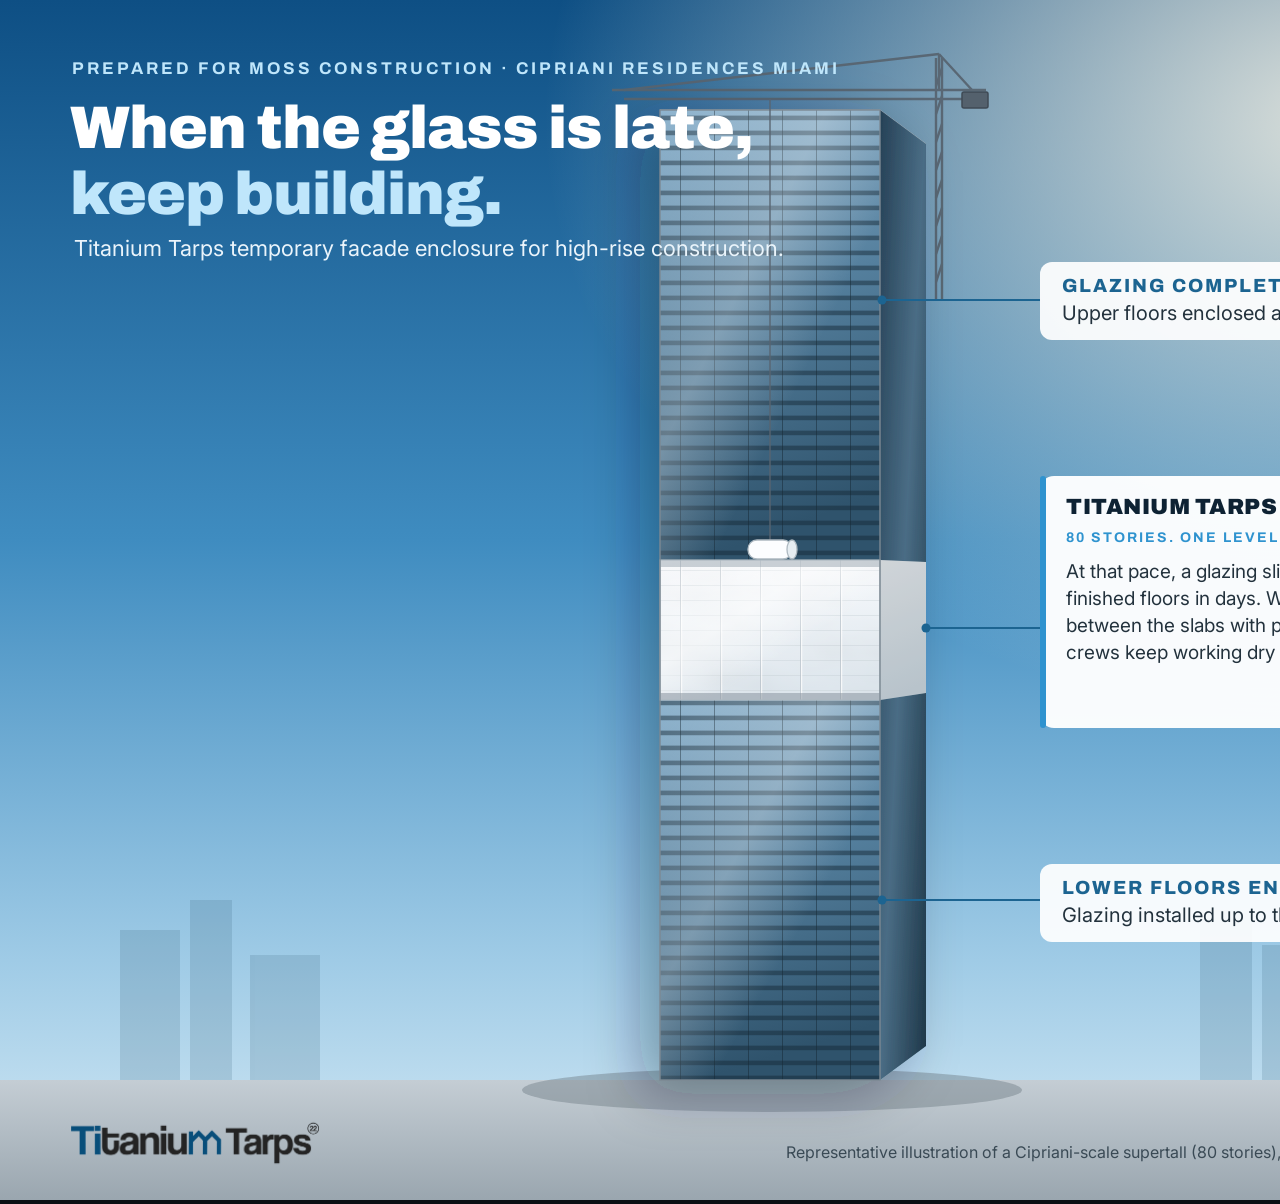
<file: assets/render/tower-cipriani.html>
<!doctype html>
<html lang="en">
<head>
<meta charset="utf-8">
<style>
  @import url('https://fonts.googleapis.com/css2?family=Archivo:wght@500;700;800;900&family=Inter:wght@400;500;600&display=swap');
  html,body{ margin:0; padding:0; background:#0b0e13; }
  #stage{ width:1600px; height:1200px; }
  .h{ font-family:'Archivo',system-ui,sans-serif; }
  .b{ font-family:'Inter',system-ui,sans-serif; }
</style>
</head>
<body>
<svg id="stage" width="1600" height="1200" viewBox="0 0 1600 1200" xmlns="http://www.w3.org/2000/svg">
  <defs>
    <linearGradient id="sky" x1="0" y1="0" x2="0" y2="1">
      <stop offset="0" stop-color="#0e4f84"/><stop offset="0.45" stop-color="#3f8cc0"/>
      <stop offset="0.8" stop-color="#9fcbe6"/><stop offset="1" stop-color="#d7ebf6"/>
    </linearGradient>
    <radialGradient id="sun" cx="0.84" cy="0.10" r="0.5">
      <stop offset="0" stop-color="#fff8e8" stop-opacity="0.85"/><stop offset="1" stop-color="#fff8e8" stop-opacity="0"/>
    </radialGradient>
    <linearGradient id="ground" x1="0" y1="0" x2="0" y2="1">
      <stop offset="0" stop-color="#c4cdd4"/><stop offset="1" stop-color="#9aa6af"/>
    </linearGradient>
    <linearGradient id="glassGrad" x1="0" y1="0" x2="1" y2="1">
      <stop offset="0" stop-color="#34546d"/><stop offset="0.5" stop-color="#6b97b4"/><stop offset="1" stop-color="#284558"/>
    </linearGradient>
    <linearGradient id="glassV" x1="0" y1="0" x2="0.18" y2="1">
      <stop offset="0" stop-color="#8fb4ce"/><stop offset="0.5" stop-color="#547f9d"/><stop offset="1" stop-color="#2f536c"/>
    </linearGradient>
    <pattern id="grid" width="34" height="15" patternUnits="userSpaceOnUse">
      <rect x="0" y="10.6" width="34" height="4.4" fill="#162937" opacity="0.5"/>
      <line x1="0.5" y1="0" x2="0.5" y2="15" stroke="#152634" stroke-width="0.9" stroke-opacity="0.55"/>
      <line x1="0" y1="0.4" x2="34" y2="0.4" stroke="#16293a" stroke-width="0.5" stroke-opacity="0.28"/>
    </pattern>
    <linearGradient id="filmGrad" x1="0" y1="0" x2="0.15" y2="1">
      <stop offset="0" stop-color="#fcfdff"/><stop offset="1" stop-color="#dfe8ef"/>
    </linearGradient>
    <linearGradient id="sheen" x1="0" y1="0" x2="1" y2="1">
      <stop offset="0" stop-color="#ffffff" stop-opacity="0"/><stop offset="0.38" stop-color="#ffffff" stop-opacity="0.55"/><stop offset="0.62" stop-color="#ffffff" stop-opacity="0"/>
    </linearGradient>
    <pattern id="seams" width="40" height="12" patternUnits="userSpaceOnUse">
      <line x1="0" y1="0" x2="0" y2="12" stroke="#b9c3cb" stroke-width="1.5"/>
      <line x1="1.7" y1="0" x2="1.7" y2="12" stroke="#ffffff" stroke-width="1"/>
    </pattern>
    <pattern id="filmfloors" width="12" height="15" patternUnits="userSpaceOnUse">
      <line x1="0" y1="0.5" x2="12" y2="0.5" stroke="#c2ccd3" stroke-width="0.7" stroke-opacity="0.55"/>
    </pattern>
    <filter id="filmtex" x="0" y="0" width="100%" height="100%">
      <feTurbulence type="fractalNoise" baseFrequency="0.012 0.03" numOctaves="3" seed="11" result="n"/>
      <feColorMatrix in="n" type="saturate" values="0"/>
      <feComponentTransfer><feFuncA type="linear" slope="0.12"/></feComponentTransfer>
    </filter>
    <filter id="bshadow" x="-40%" y="-10%" width="180%" height="130%">
      <feDropShadow dx="-20" dy="14" stdDeviation="26" flood-color="#0a2233" flood-opacity="0.32"/>
    </filter>
  </defs>

  <!-- Sky -->
  <rect width="1600" height="1200" fill="url(#sky)"/>
  <rect width="1600" height="1200" fill="url(#sun)"/>
  <g opacity="0.16" fill="#2b566f">
    <rect x="120" y="930" width="60" height="160"/><rect x="190" y="900" width="42" height="190"/>
    <rect x="250" y="955" width="70" height="135"/><rect x="1200" y="910" width="52" height="180"/>
    <rect x="1262" y="945" width="66" height="145"/><rect x="1342" y="885" width="46" height="205"/>
    <rect x="1402" y="935" width="80" height="155"/>
  </g>
  <rect x="0" y="1080" width="1600" height="120" fill="url(#ground)"/>
  <ellipse cx="772" cy="1090" rx="250" ry="22" fill="#6f7c86" opacity="0.45"/>

  <!-- Tower crane -->
  <g stroke="#586571" stroke-width="2.4" fill="none" opacity="0.95">
    <line x1="936" y1="58" x2="936" y2="300"/><line x1="942" y1="58" x2="942" y2="300"/>
    <line x1="936" y1="86" x2="942" y2="68"/><line x1="936" y1="114" x2="942" y2="96"/>
    <line x1="936" y1="142" x2="942" y2="124"/><line x1="936" y1="170" x2="942" y2="152"/>
    <line x1="936" y1="198" x2="942" y2="180"/><line x1="936" y1="226" x2="942" y2="208"/>
    <line x1="936" y1="254" x2="942" y2="236"/><line x1="936" y1="282" x2="942" y2="264"/>
    <line x1="612" y1="90" x2="986" y2="90"/>
    <line x1="624" y1="99" x2="972" y2="99"/>
    <line x1="939" y1="54" x2="624" y2="90"/><line x1="939" y1="54" x2="972" y2="90"/><line x1="939" y1="54" x2="939" y2="90"/>
  </g>
  <rect x="962" y="92" width="26" height="16" rx="2" fill="#54616d" stroke="#3f4a54" stroke-width="1.5"/>

  <!-- ===== Building (slender supertall) ===== -->
  <g filter="url(#bshadow)">
    <polygon points="660,110 880,110 926,144 706,144" fill="#cfd7de"/>
    <polygon points="660,110 880,110 926,144 706,144" fill="none" stroke="#9aa6af" stroke-width="1"/>
    <polygon points="880,110 926,144 926,1046 880,1080" fill="url(#glassGrad)"/>
    <polygon points="880,110 926,144 926,1046 880,1080" fill="#0a1c29" opacity="0.34"/>
    <rect x="660" y="110" width="220" height="970" fill="#b7c0c9"/>
  </g>

  <!-- upper glazed -->
  <rect x="660" y="110" width="220" height="450" fill="url(#glassV)"/>
  <rect x="660" y="110" width="220" height="450" fill="url(#grid)"/>
  <rect x="660" y="110" width="220" height="450" fill="url(#sheen)" opacity="0.5"/>
  <!-- lower glazed -->
  <rect x="660" y="700" width="220" height="380" fill="url(#glassV)"/>
  <rect x="660" y="700" width="220" height="380" fill="url(#grid)"/>
  <rect x="660" y="700" width="220" height="380" fill="url(#sheen)" opacity="0.5"/>

  <!-- Film band -->
  <polygon points="880,560 926,562 926,693 880,700" fill="url(#filmGrad)"/>
  <polygon points="880,560 926,562 926,693 880,700" fill="#0a1c29" opacity="0.18"/>
  <g>
    <rect x="660" y="560" width="220" height="140" fill="url(#filmGrad)"/>
    <rect x="660" y="560" width="220" height="140" fill="url(#filmfloors)"/>
    <rect x="660" y="560" width="220" height="140" fill="url(#seams)"/>
    <rect x="660" y="560" width="220" height="140" fill="#7f8b94" filter="url(#filmtex)"/>
    <rect x="660" y="560" width="220" height="140" fill="url(#sheen)"/>
    <rect x="660" y="560" width="220" height="7" fill="#9aa6af" opacity="0.5"/>
    <rect x="660" y="693" width="220" height="7" fill="#8a96a0" opacity="0.55"/>
    <rect x="660" y="560" width="220" height="140" fill="none" stroke="#aeb9c1" stroke-width="1.2"/>
  </g>

  <rect x="660" y="110" width="220" height="970" fill="none" stroke="#7d8993" stroke-width="1.4"/>

  <!-- hook line + film roll -->
  <line x1="770" y1="99" x2="770" y2="552" stroke="#586571" stroke-width="1.5" opacity="0.9"/>
  <g transform="translate(748,540)">
    <rect x="0" y="0" width="44" height="19" rx="9" fill="#fcfdff" stroke="#aeb9c1" stroke-width="1.3"/>
    <ellipse cx="44" cy="9.5" rx="5" ry="9.5" fill="#e6edf2" stroke="#aeb9c1" stroke-width="1.3"/>
  </g>

  <!-- ===== Annotations ===== -->
  <g stroke="#1c6491" stroke-width="2" fill="none">
    <path d="M882,300 H1040"/><path d="M926,628 H1044"/><path d="M882,900 H1040"/>
  </g>
  <g fill="#1c6491"><circle cx="882" cy="300" r="4.5"/><circle cx="926" cy="628" r="4.5"/><circle cx="882" cy="900" r="4.5"/></g>

  <g>
    <rect x="1040" y="262" width="486" height="78" rx="12" fill="#ffffff" opacity="0.92"/>
    <text class="h" x="1062" y="292" font-size="19" font-weight="800" letter-spacing="2" fill="#1c6491">GLAZING COMPLETE</text>
    <text class="b" x="1062" y="320" font-size="20" fill="#23323d">Upper floors enclosed and weather-tight.</text>
  </g>

  <g>
    <rect x="1040" y="476" width="500" height="252" rx="14" fill="#ffffff" opacity="0.96"/>
    <rect x="1040" y="476" width="6" height="252" rx="3" fill="#2f93cf"/>
    <text class="h" x="1066" y="514" font-size="22" font-weight="900" letter-spacing="0.5" fill="#0e2233">TITANIUM TARPS ENCLOSURE</text>
    <text class="h" x="1066" y="542" font-size="14" font-weight="700" letter-spacing="2" fill="#2f93cf">80 STORIES. ONE LEVEL EVERY 3 DAYS.</text>
    <text class="b" x="1066" y="578" font-size="19" fill="#23323d"><tspan x="1066" dy="0">At that pace, a glazing slip strands freshly</tspan><tspan x="1066" dy="27">finished floors in days. We seal the open facade</tspan><tspan x="1066" dy="27">between the slabs with proprietary film, so fit-out</tspan><tspan x="1066" dy="27">crews keep working dry while the windows catch up.</tspan></text>
  </g>

  <g>
    <rect x="1040" y="864" width="486" height="78" rx="12" fill="#ffffff" opacity="0.92"/>
    <text class="h" x="1062" y="894" font-size="19" font-weight="800" letter-spacing="2" fill="#1c6491">LOWER FLOORS ENCLOSED</text>
    <text class="b" x="1062" y="922" font-size="20" fill="#23323d">Glazing installed up to the enclosure line.</text>
  </g>

  <!-- ===== Header + Title ===== -->
  <text class="h" x="72" y="74" font-size="17" font-weight="700" letter-spacing="3" fill="#bfe6fb">PREPARED FOR MOSS CONSTRUCTION  ·  CIPRIANI RESIDENCES MIAMI</text>
  <text class="h" x="70" y="148" font-size="60" font-weight="900" fill="#ffffff" letter-spacing="-1">When the glass is late,</text>
  <text class="h" x="70" y="214" font-size="60" font-weight="900" fill="#bfe6fb" letter-spacing="-1">keep building.</text>
  <text class="b" x="74" y="256" font-size="22" fill="#eaf4fb">Titanium Tarps temporary facade enclosure for high-rise construction.</text>

  <!-- logo + caption -->
  <image href="/assets/logo/logo-oficial.png" x="70" y="1112" width="250" height="62"/>
  <text class="b" x="1526" y="1158" font-size="16" fill="#3a4a55" text-anchor="end">Representative illustration of a Cipriani-scale supertall (80 stories), Brickell. Not an as-built drawing.</text>
</svg>
</body>
</html>
</file>
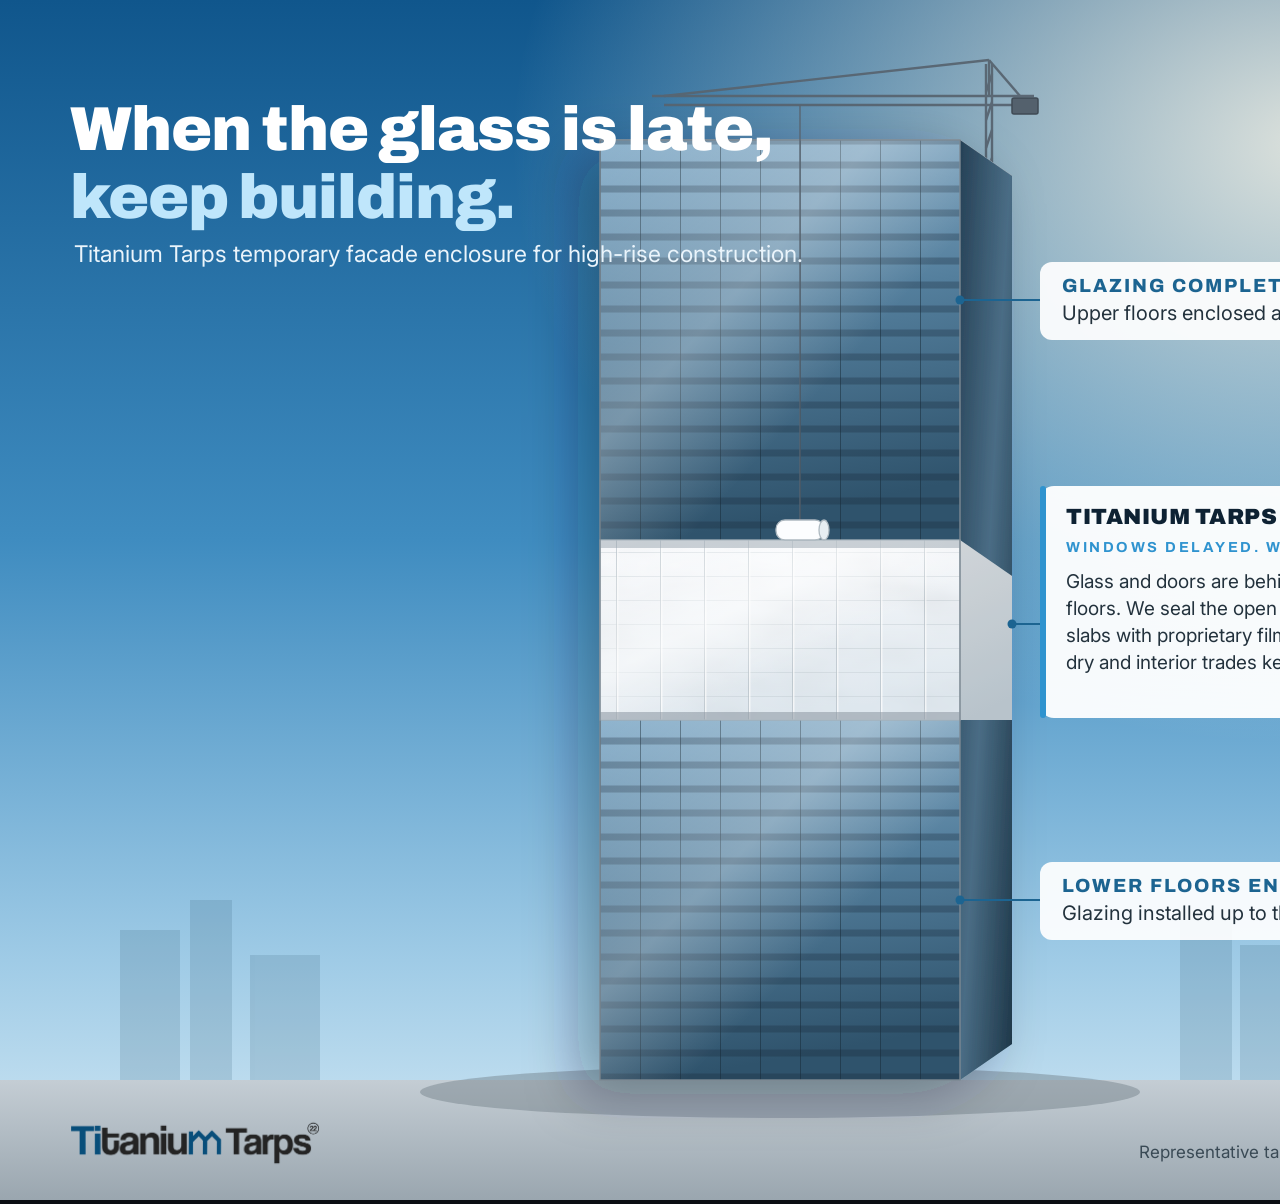
<file: assets/render/tower.html>
<!doctype html>
<html lang="en">
<head>
<meta charset="utf-8">
<style>
  @import url('https://fonts.googleapis.com/css2?family=Archivo:wght@500;700;800;900&family=Inter:wght@400;500;600&display=swap');
  html,body{ margin:0; padding:0; background:#0b0e13; }
  #stage{ width:1600px; height:1200px; }
  .h{ font-family:'Archivo',system-ui,sans-serif; }
  .b{ font-family:'Inter',system-ui,sans-serif; }
</style>
</head>
<body>
<svg id="stage" width="1600" height="1200" viewBox="0 0 1600 1200" xmlns="http://www.w3.org/2000/svg">
  <defs>
    <linearGradient id="sky" x1="0" y1="0" x2="0" y2="1">
      <stop offset="0"    stop-color="#10568c"/>
      <stop offset="0.45" stop-color="#3f8cc0"/>
      <stop offset="0.8"  stop-color="#9fcbe6"/>
      <stop offset="1"    stop-color="#d7ebf6"/>
    </linearGradient>
    <radialGradient id="sun" cx="0.82" cy="0.12" r="0.5">
      <stop offset="0" stop-color="#fff8e8" stop-opacity="0.85"/>
      <stop offset="1" stop-color="#fff8e8" stop-opacity="0"/>
    </radialGradient>
    <linearGradient id="ground" x1="0" y1="0" x2="0" y2="1">
      <stop offset="0" stop-color="#c4cdd4"/>
      <stop offset="1" stop-color="#9aa6af"/>
    </linearGradient>

    <linearGradient id="glassGrad" x1="0" y1="0" x2="1" y2="1">
      <stop offset="0" stop-color="#34546d"/><stop offset="0.5" stop-color="#6b97b4"/><stop offset="1" stop-color="#284558"/>
    </linearGradient>
    <linearGradient id="glassV" x1="0" y1="0" x2="0.18" y2="1">
      <stop offset="0" stop-color="#8fb4ce"/><stop offset="0.5" stop-color="#547f9d"/><stop offset="1" stop-color="#2f536c"/>
    </linearGradient>
    <pattern id="grid" width="40" height="24" patternUnits="userSpaceOnUse">
      <rect x="0" y="17.5" width="40" height="6.5" fill="#16293799" opacity="0.5"/>
      <line x1="0.5" y1="0" x2="0.5" y2="24" stroke="#152634" stroke-width="0.9" stroke-opacity="0.55"/>
      <line x1="0" y1="0.4" x2="40" y2="0.4" stroke="#16293a" stroke-width="0.6" stroke-opacity="0.3"/>
    </pattern>

    <linearGradient id="filmGrad" x1="0" y1="0" x2="0.15" y2="1">
      <stop offset="0" stop-color="#fcfdff"/>
      <stop offset="1" stop-color="#dfe8ef"/>
    </linearGradient>
    <linearGradient id="sheen" x1="0" y1="0" x2="1" y2="1">
      <stop offset="0"    stop-color="#ffffff" stop-opacity="0"/>
      <stop offset="0.38" stop-color="#ffffff" stop-opacity="0.55"/>
      <stop offset="0.62" stop-color="#ffffff" stop-opacity="0"/>
    </linearGradient>
    <pattern id="seams" width="44" height="12" patternUnits="userSpaceOnUse">
      <line x1="0" y1="0" x2="0" y2="12" stroke="#b9c3cb" stroke-width="1.6"/>
      <line x1="1.8" y1="0" x2="1.8" y2="12" stroke="#ffffff" stroke-width="1.1"/>
    </pattern>
    <pattern id="filmfloors" width="12" height="24" patternUnits="userSpaceOnUse">
      <line x1="0" y1="0.5" x2="12" y2="0.5" stroke="#c2ccd3" stroke-width="0.8" stroke-opacity="0.6"/>
    </pattern>
    <filter id="filmtex" x="0" y="0" width="100%" height="100%">
      <feTurbulence type="fractalNoise" baseFrequency="0.012 0.026" numOctaves="3" seed="11" result="n"/>
      <feColorMatrix in="n" type="saturate" values="0"/>
      <feComponentTransfer><feFuncA type="linear" slope="0.13"/></feComponentTransfer>
    </filter>
    <filter id="bshadow" x="-30%" y="-10%" width="160%" height="130%">
      <feDropShadow dx="-22" dy="14" stdDeviation="26" flood-color="#0a2233" flood-opacity="0.32"/>
    </filter>
    <filter id="soft"><feGaussianBlur stdDeviation="0.5"/></filter>
  </defs>

  <!-- Sky -->
  <rect width="1600" height="1200" fill="url(#sky)"/>
  <rect width="1600" height="1200" fill="url(#sun)"/>
  <!-- distant skyline silhouette -->
  <g opacity="0.16" fill="#2b566f">
    <rect x="120" y="930" width="60" height="160"/><rect x="190" y="900" width="42" height="190"/>
    <rect x="250" y="955" width="70" height="135"/><rect x="1180" y="910" width="52" height="180"/>
    <rect x="1240" y="945" width="66" height="145"/><rect x="1320" y="885" width="46" height="205"/>
    <rect x="1380" y="935" width="80" height="155"/>
  </g>
  <!-- ground -->
  <rect x="0" y="1080" width="1600" height="120" fill="url(#ground)"/>
  <ellipse cx="780" cy="1092" rx="360" ry="26" fill="#6f7c86" opacity="0.45"/>

  <!-- Tower crane (compact, above the building) -->
  <g stroke="#586571" stroke-width="2.4" fill="none" opacity="0.95">
    <!-- mast -->
    <line x1="986" y1="64" x2="986" y2="300"/><line x1="992" y1="64" x2="992" y2="300"/>
    <line x1="986" y1="92" x2="992" y2="74"/><line x1="986" y1="120" x2="992" y2="102"/>
    <line x1="986" y1="148" x2="992" y2="130"/><line x1="986" y1="176" x2="992" y2="158"/>
    <line x1="986" y1="204" x2="992" y2="186"/><line x1="986" y1="232" x2="992" y2="214"/>
    <line x1="986" y1="260" x2="992" y2="242"/><line x1="986" y1="288" x2="992" y2="270"/>
    <!-- jib + counter-jib -->
    <line x1="652" y1="96" x2="1034" y2="96"/>
    <line x1="664" y1="105" x2="1020" y2="105"/>
    <!-- A-frame ties -->
    <line x1="989" y1="60" x2="664" y2="96"/><line x1="989" y1="60" x2="1020" y2="96"/>
    <line x1="989" y1="60" x2="989" y2="96"/>
  </g>
  <rect x="1012" y="98" width="26" height="16" rx="2" fill="#54616d" stroke="#3f4a54" stroke-width="1.5"/>

  <!-- ===== Building ===== -->
  <g filter="url(#bshadow)">
    <!-- roof top face (receding right) -->
    <polygon points="600,140 960,140 1012,176 652,176" fill="#cfd7de"/>
    <polygon points="600,140 960,140 1012,176 652,176" fill="none" stroke="#9aa6af" stroke-width="1"/>
    <!-- right depth face -->
    <polygon points="960,140 1012,176 1012,1044 960,1080" fill="url(#glassGrad)"/>
    <polygon points="960,140 1012,176 1012,1044 960,1080" fill="#0a1c29" opacity="0.34"/>
    <!-- front structural base (shows through film) -->
    <rect x="600" y="140" width="360" height="940" fill="#b7c0c9"/>
  </g>

  <!-- front glass: upper glazed -->
  <rect x="600" y="140" width="360" height="400" fill="url(#glassV)"/>
  <rect x="600" y="140" width="360" height="400" fill="url(#grid)"/>
  <rect x="600" y="140" width="360" height="400" fill="url(#sheen)" opacity="0.5"/>
  <!-- front glass: lower glazed -->
  <rect x="600" y="720" width="360" height="360" fill="url(#glassV)"/>
  <rect x="600" y="720" width="360" height="360" fill="url(#grid)"/>
  <rect x="600" y="720" width="360" height="360" fill="url(#sheen)" opacity="0.5"/>

  <!-- ===== Film band (floors wrapped) front + wrapping onto right face ===== -->
  <!-- right-face portion of the wrap -->
  <polygon points="960,540 1012,576 1012,720 960,720" fill="url(#filmGrad)"/>
  <polygon points="960,540 1012,576 1012,720 960,720" fill="#0a1c29" opacity="0.18"/>
  <!-- front portion of the wrap -->
  <g>
    <rect x="600" y="540" width="360" height="180" fill="url(#filmGrad)"/>
    <rect x="600" y="540" width="360" height="180" fill="url(#filmfloors)"/>
    <rect x="600" y="540" width="360" height="180" fill="url(#seams)"/>
    <rect x="600" y="540" width="360" height="180" fill="#7f8b94" filter="url(#filmtex)"/>
    <rect x="600" y="540" width="360" height="180" fill="url(#sheen)"/>
    <!-- soft top & bottom tuck shadows where film meets glass -->
    <rect x="600" y="540" width="360" height="8" fill="#9aa6af" opacity="0.5"/>
    <rect x="600" y="712" width="360" height="8" fill="#8a96a0" opacity="0.55"/>
    <!-- film outline -->
    <rect x="600" y="540" width="360" height="180" fill="none" stroke="#aeb9c1" stroke-width="1.2"/>
  </g>

  <!-- building front outline -->
  <rect x="600" y="140" width="360" height="940" fill="none" stroke="#7d8993" stroke-width="1.4"/>

  <!-- crane hook line + film roll being hoisted into place (storytelling) -->
  <line x1="800" y1="105" x2="800" y2="532" stroke="#586571" stroke-width="1.5" opacity="0.9"/>
  <g transform="translate(776,520)">
    <rect x="0" y="0" width="48" height="20" rx="9" fill="#fcfdff" stroke="#aeb9c1" stroke-width="1.3"/>
    <ellipse cx="48" cy="10" rx="5" ry="10" fill="#e6edf2" stroke="#aeb9c1" stroke-width="1.3"/>
    <line x1="800" y1="0" x2="800" y2="0" stroke="none"/>
  </g>

  <!-- ===== Annotations ===== -->
  <!-- leader lines -->
  <g stroke="#1c6491" stroke-width="2" fill="none">
    <path d="M960,300 H1040"/>
    <path d="M1012,624 H1044"/>
    <path d="M960,900 H1040"/>
  </g>
  <g fill="#1c6491"><circle cx="960" cy="300" r="4.5"/><circle cx="1012" cy="624" r="4.5"/><circle cx="960" cy="900" r="4.5"/></g>

  <!-- Card A: glazing complete (top) -->
  <g>
    <rect x="1040" y="262" width="486" height="78" rx="12" fill="#ffffff" opacity="0.92"/>
    <text class="h" x="1062" y="292" font-size="19" font-weight="800" letter-spacing="2" fill="#1c6491">GLAZING COMPLETE</text>
    <text class="b" x="1062" y="320" font-size="20" fill="#23323d">Upper floors enclosed and weather-tight.</text>
  </g>

  <!-- Card B: enclosure (the point) -->
  <g>
    <rect x="1040" y="486" width="500" height="232" rx="14" fill="#ffffff" opacity="0.95"/>
    <rect x="1040" y="486" width="6" height="232" rx="3" fill="#2f93cf"/>
    <text class="h" x="1066" y="524" font-size="22" font-weight="900" letter-spacing="0.5" fill="#0e2233">TITANIUM TARPS ENCLOSURE</text>
    <text class="h" x="1066" y="552" font-size="14.5" font-weight="700" letter-spacing="2.5" fill="#2f93cf">WINDOWS DELAYED. WORK CONTINUES.</text>
    <text class="b" x="1066" y="588" font-size="19" fill="#23323d"><tspan x="1066" dy="0">Glass and doors are behind schedule on these</tspan><tspan x="1066" dy="27">floors. We seal the open facade between the floor</tspan><tspan x="1066" dy="27">slabs with proprietary film, so the structure stays</tspan><tspan x="1066" dy="27">dry and interior trades keep working on schedule.</tspan></text>
  </g>

  <!-- Card C: lower floors -->
  <g>
    <rect x="1040" y="862" width="486" height="78" rx="12" fill="#ffffff" opacity="0.92"/>
    <text class="h" x="1062" y="892" font-size="19" font-weight="800" letter-spacing="2" fill="#1c6491">LOWER FLOORS ENCLOSED</text>
    <text class="b" x="1062" y="920" font-size="20" fill="#23323d">Glazing installed up to the enclosure line.</text>
  </g>

  <!-- ===== Title ===== -->
  <text class="h" x="70" y="150" font-size="62" font-weight="900" fill="#ffffff" letter-spacing="-1">When the glass is late,</text>
  <text class="h" x="70" y="218" font-size="62" font-weight="900" fill="#bfe6fb" letter-spacing="-1">keep building.</text>
  <text class="b" x="74" y="262" font-size="23" fill="#eaf4fb">Titanium Tarps temporary facade enclosure for high-rise construction.</text>

  <!-- logo + caption -->
  <image href="/assets/logo/logo-oficial.png" x="70" y="1112" width="250" height="62"/>
  <text class="b" x="1526" y="1158" font-size="17" fill="#3a4a55" text-anchor="end">Representative target tower, Brickell. Illustration.</text>
</svg>
</body>
</html>
</file>
<file: larry-card.css>
@import url('https://fonts.googleapis.com/css2?family=Archivo:wght@400;500;600;700;800;900&family=Inter:wght@400;500;600;700&display=swap');
:root{color-scheme:dark;--bg:#080f17;--panel:#111c29;--ink:#f2f5f8;--muted:#a1afbe;--blue:#77b5df;--line:#263443;--font:'Inter',Arial,sans-serif}*{box-sizing:border-box}html{scroll-behavior:smooth;scroll-padding-top:30px}body{margin:0;background:var(--bg);color:var(--ink);font-family:var(--font);font-size:15px;line-height:1.65}button,input,select{font:inherit}button,a,input,select{-webkit-tap-highlight-color:transparent}button,a{touch-action:manipulation}button{cursor:pointer}a{color:inherit;text-decoration:none}button{color:inherit}button:focus-visible,a:focus-visible,input:focus-visible,select:focus-visible,#model:focus-visible{outline:3px solid #9bd5ff;outline-offset:5px}button:disabled{opacity:.5;cursor:wait}button{border:0}img{max-width:100%;display:block}h1,h2,h3,p{margin:0}h1,h2,h3{font-family:'Archivo',Arial,sans-serif;font-weight:600;letter-spacing:-.055em;line-height:1.06}.header{height:94px;border-bottom:1px solid var(--line);display:flex;align-items:center;justify-content:space-between;margin:0 auto;max-width:1440px;padding:0 5%}.header>a{width:192px}.header img,footer img,.dialog-logo{object-fit:contain;height:auto}.header-caption{font-size:10px;letter-spacing:.24em;color:#a1afbe}.quiet{display:flex;gap:10px;align-items:center;font-size:12px;background:none}.icon{width:19px;height:19px;display:inline-flex;flex-shrink:0;align-items:center;justify-content:center}.icon svg{width:100%;height:100%;fill:none;stroke:currentColor;stroke-width:1.6;stroke-linecap:round;stroke-linejoin:round}.hero{max-width:1440px;margin:auto;padding:72px 5% 60px;display:grid;grid-template-columns:1.03fr 1fr;gap:5%;align-items:center;min-height:740px;background:radial-gradient(ellipse at 85% 35%,#16324c44,transparent 55%)}.eyebrow{font-size:10px;letter-spacing:.19em;color:var(--blue);font-weight:600;line-height:1.7}.intro>.eyebrow{display:flex;align-items:center;gap:12px;margin-bottom:28px}.line{width:25px;height:1px;background:var(--blue)}.identity{display:flex;gap:17px;align-items:center;margin-bottom:29px}.portrait{width:72px;height:72px;object-fit:cover;border-radius:50%;border:1px solid #8aacbc80;filter:saturate(.75)}.identity-label{font-weight:600;font-size:20px;line-height:1.45;letter-spacing:-.02em}.identity-label span{display:block;font-weight:400;color:var(--muted);font-size:12px;letter-spacing:.025em}h1{font-size:clamp(42px,4.1vw,63px);margin-left:-3px}h1 em{font-style:normal;background:linear-gradient(100deg,#d9edf8,#6eb0dd 75%);background-clip:text;-webkit-background-clip:text;color:transparent}.lead{margin:22px 0 29px;color:var(--muted);font-size:16px;line-height:1.7}.primary-actions{display:flex;gap:10px}.button{display:inline-flex;align-items:center;justify-content:center;gap:10px;min-height:54px;border-radius:7px;padding:14px 20px;font-size:12px;font-weight:600;transition:background .2s,transform .2s;border:1px solid transparent;white-space:nowrap}.button:hover{transform:translateY(-2px)}.primary{background:linear-gradient(110deg,#b2d7ee,#79b5df);color:#092034;box-shadow:0 6px 30px #69b3ed12}.primary:hover{background:#c4e8ff}.secondary{background:#14202e;color:#e3ebf3;border-color:#2b3e51}.secondary:hover{background:#1b2b3e}.arrow{font-size:19px;margin-left:12px;font-weight:400}.contact-actions{display:flex;margin-top:27px;gap:0}.contact-actions a{display:flex;flex-direction:column;align-items:center;gap:8px;width:70px;min-height:66px;font-size:11px;color:#b5c0cc;border-right:1px solid #263443}.contact-actions a:first-child{margin-left:-10px}.contact-actions a:last-child{border:0}.contact-actions a:hover{color:var(--blue)}.contact-actions .icon{width:20px;height:20px}.linkedin{font-family:Arial,sans-serif;font-size:20px;font-weight:bold;line-height:20px}.email-address{font-size:11px;display:inline-flex;align-items:center;gap:45px;color:var(--muted);margin-top:16px}.email-address:hover{color:var(--ink)}.experience{border:1px solid #4a617755;border-radius:20px;overflow:hidden;background:linear-gradient(140deg,#23344766,#0b131ec9 50%,#1f354555);box-shadow:0 50px 90px -50px #000,0 1px 0 #9bc5e329 inset;position:relative;transform:perspective(1400px) rotateY(-5deg) rotateX(2deg);transition:transform .4s;min-width:0}.experience:after{content:'';height:1px;position:absolute;top:0;left:15%;right:15%;background:linear-gradient(90deg,transparent,#95c9ee,transparent)}.stage-top{display:flex;align-items:center;justify-content:space-between;padding:20px 25px;font-size:9px;letter-spacing:.18em;color:#aabfce}.stage-top>span{display:flex;gap:8px;align-items:center}.stage-top i{width:5px;height:5px;background:#89c9f6;border-radius:50%;box-shadow:0 0 10px #72baff}.motion{background:none;padding:8px;display:grid;place-items:center;color:#8c9dad;min-width:38px;min-height:38px}.stage{height:395px;position:relative;isolation:isolate;overflow:hidden}.model{position:absolute;inset:0;z-index:3;cursor:grab;touch-action:pan-y}.model:active{cursor:grabbing}.model canvas{width:100%;height:100%;display:block}.model-fallback{position:absolute;inset:115px 35px 25px;opacity:.7;border-radius:12px;overflow:hidden}.model-fallback img{width:100%;height:100%;object-fit:cover}.model[data-ready] .model-fallback{display:none}.model-title{position:absolute;top:6px;left:28px;font-family:'Archivo',sans-serif;font-size:38px;line-height:.95;letter-spacing:-.03em;z-index:1;color:#d3dde7;font-weight:700}.model-title span{color:#6986a1}.model-number{position:absolute;right:28px;top:6px;font-size:12px;font-family:monospace;color:#91acbf}.stage-grid{position:absolute;inset:130px -100px -120px;background-image:linear-gradient(#52789320 1px,transparent 1px),linear-gradient(90deg,#52789320 1px,transparent 1px);background-size:30px 30px;transform:perspective(450px) rotateX(64deg);mask-image:radial-gradient(ellipse,#000,transparent 66%)}.orbit{position:absolute;width:360px;height:160px;border:1px solid #69a8d520;border-radius:50%;left:50%;top:50%;transform:translate(-50%,-5%) rotate(-14deg)}.orbit-two{width:460px;height:210px;transform:translate(-50%,-15%) rotate(-14deg)}.stage-floor{position:absolute;bottom:5px;left:0;right:0;text-align:center;font-family:'Archivo',Arial,sans-serif;font-size:42px;letter-spacing:-.04em;color:#83b5dd0d;font-weight:900;white-space:nowrap}.callout{position:absolute;bottom:45px;right:23px;color:#9bbcd5;display:flex;align-items:center;gap:9px;font-size:9px;z-index:4;pointer-events:none}.callout-line{width:26px;height:1px;background:#5b99c2}.callout-line:before{content:'';display:block;width:4px;height:4px;border-radius:50%;background:var(--blue);margin-top:-1px}.model-controls{display:flex;justify-content:center;gap:7px;padding:8px 20px 17px}.model-controls button{display:flex;align-items:center;gap:7px;border:1px solid #3b526780;border-radius:5px;background:#152331;color:#a4b8c8;font-size:10px;padding:10px 13px;min-height:42px}.model-controls button[aria-pressed=true]{background:#78b8e5;color:#071826;border-color:#78b8e5}.model-controls .icon{height:15px;width:15px}.model-note{display:flex;justify-content:space-between;gap:10px;padding:13px 23px;border-top:1px solid #263849;color:#859aaa;font-size:8px}.model-note span:first-child{letter-spacing:.13em;color:#afc3d2}.focus-strip{max-width:1296px;margin:0 auto;border-top:1px solid var(--line);border-bottom:1px solid var(--line);padding:23px 0;display:flex;align-items:center;justify-content:space-between;color:#a2b1bf;font-size:11px;gap:15px}.focus-strip>span:first-child{font-size:8px;letter-spacing:.13em;color:#8a9aac}.focus-strip strong{display:block;color:#d6e2ec;font-weight:500}.focus-strip>span:not(:first-child):before{content:'+';color:#5789ae;margin-right:17px}.section{max-width:1296px;margin:0 auto;padding:91px 0}.section-head{display:flex;align-items:end;justify-content:space-between;margin-bottom:34px;gap:25px}.section-head h2,.about h2{font-size:46px;margin-top:14px}h2 span{color:#839ab0}.section-head>p{font-size:13px;color:var(--muted);margin-bottom:4px}.showcase{display:grid;grid-template-columns:1.45fr 1fr;border:1px solid var(--line);border-radius:12px;overflow:hidden;background:#0f1925}.project-image{min-height:390px;position:relative;overflow:hidden;isolation:isolate}.project-image>img{height:100%;width:100%;object-fit:cover;position:absolute}.before-layer{position:absolute;inset:0;clip-path:inset(0 58% 0 0)}.before-layer img{width:100%;height:100%;object-fit:cover}.project-image:after{content:'';position:absolute;inset:65% 0 0;background:linear-gradient(transparent,#0009);pointer-events:none}.project-image input{position:absolute;inset:0;width:100%;height:100%;opacity:0;cursor:ew-resize;margin:0;z-index:5}.project-image:focus-within{outline:3px solid #a4d9ff;outline-offset:-4px}.compare-line{position:absolute;top:0;bottom:0;left:42%;width:1px;background:white;z-index:3;pointer-events:none}.compare-line>span{position:absolute;top:50%;left:0;transform:translate(-50%,-50%);display:grid;place-items:center;width:43px;height:43px;border-radius:50%;background:#edf6fccf;color:#122330;border:1px solid white;font-size:22px;backdrop-filter:blur(10px)}.photo-label{position:absolute;top:19px;padding:5px 11px;font-size:8px;letter-spacing:.12em;border-radius:3px;z-index:3;pointer-events:none}.before-tag{left:19px;background:#0d172bcc}.after-tag{right:19px;background:#a3d2f1;color:#0b2638}.photo-bottom{position:absolute;bottom:20px;left:22px;right:22px;display:flex;justify-content:space-between;gap:10px;z-index:3;font-size:8px;letter-spacing:.12em;color:white;pointer-events:none}.project-info{padding:36px 34px;display:flex;flex-direction:column}.project-tabs{display:flex;gap:7px;margin-bottom:30px}.project-tabs button{width:41px;height:36px;font-size:10px;border:1px solid #304457;border-radius:4px;background:none;color:#8ca4b9}.project-tabs button.active{color:#102c42;background:#a3cfea;border-color:#a3cfea}.project-info h3{font-size:31px;line-height:1.12;margin:14px 0 18px}.project-info>p:not(.eyebrow){font-size:13px;color:var(--muted);line-height:1.8}.text-link{padding:0;background:none;color:#c8e6fb;font-size:12px;display:inline-flex;align-items:center;gap:30px;font-weight:500}.text-link:hover{color:white}.project-info .text-link{margin:25px 0}.project-credit{font-size:8px;color:#73889b;line-height:1.8;margin-top:auto}.about{border-top:1px solid var(--line);display:grid;grid-template-columns:1fr 1fr;gap:12%;padding-top:65px;padding-bottom:70px}.about-copy{font-size:15px;color:#b0becc;padding-top:8px}.about-copy p+p{margin-top:20px}.about-copy .text-link{margin-top:27px}.closing{max-width:1296px;margin:0 auto;padding:48px 50px;display:flex;align-items:center;justify-content:space-between;gap:20px;border:1px solid #3c5b75;background:radial-gradient(ellipse at top right,#31557370,transparent 65%),#132332;border-radius:12px}.closing h2{font-size:32px;margin-top:15px;line-height:1.15}.closing h2 span{color:#abc6db}footer{max-width:1296px;margin:0 auto;padding:44px 0;display:flex;align-items:center;justify-content:space-between;gap:20px;color:#8499ab;font-size:10px}footer>span{letter-spacing:.02em}dialog{padding:43px;width:min(460px,calc(100% - 24px));border:1px solid #496176;border-radius:18px;background:linear-gradient(150deg,#203447,#0d1721 65%);color:var(--ink);box-shadow:0 40px 120px #000a;max-height:calc(100dvh - 24px);overflow:auto}dialog::backdrop{background:#030912c9;backdrop-filter:blur(14px)}dialog h2{font-size:34px;margin:13px 0 10px}dialog>p{font-size:12px;color:#a9bdce}.close{position:absolute;right:12px;top:10px;width:42px;height:42px;background:none;color:#c0d1df;font-size:28px}.dialog-logo{margin:0 auto 30px}#share-dialog{text-align:center}#share-dialog .eyebrow{font-size:8px}.qr-frame{margin:25px auto 14px;background:white;border-radius:12px;max-width:280px;overflow:hidden}.qr-frame img{width:100%;height:auto}.qr-address{font-size:11px;overflow-wrap:anywhere}.dialog-actions{display:flex;gap:9px;margin:24px 0 17px}.dialog-actions button{flex:1;padding:13px 16px}.status{min-height:18px;color:#b7dcf6!important;font-size:11px!important;margin:12px 0 0}.status:empty{display:none}form{display:grid;gap:15px;margin:26px 0 20px}form label{display:grid;gap:6px;font-size:11px;color:#bed0de}input,select{border:1px solid #3d5568;border-radius:6px;background:#0a131d;color:white;width:100%;min-height:46px;padding:10px 12px;font-size:13px}input::placeholder{color:#8195a6}form .button{margin-top:5px}.form-note{font-size:10px;color:#98aebe;line-height:1.7}.mobile-dock{display:none}.skip{position:fixed;left:20px;top:-100px;z-index:100;background:white;color:#071726;padding:10px}.skip:focus{top:10px}.no-js{padding:20px;background:#19324a;text-align:center}
@media(min-width:1500px){.hero{padding-top:86px;padding-bottom:85px}.stage{height:440px}.model-title{font-size:43px}}
@media(max-width:1400px){.focus-strip,.section,.closing,footer{margin-left:5%;margin-right:5%}.hero{min-height:690px;padding-top:53px;padding-bottom:53px}.stage{height:355px}.model-title{font-size:32px}.primary-actions .button{padding:13px 15px}.primary-actions .arrow{margin-left:4px}}
@media(max-width:1000px){.hero{gap:4%;grid-template-columns:1.1fr 1fr}.header-caption{display:none}h1{font-size:40px}.primary-actions{flex-wrap:wrap}.stage{height:330px}.model-title{font-size:28px}.model-controls{padding-left:10px;padding-right:10px;gap:5px}.model-controls button{padding:9px}.model-note{font-size:7px;padding:12px}.showcase{grid-template-columns:1.2fr 1fr}.project-info{padding:25px}.project-info h3{font-size:27px}.section-head h2,.about h2{font-size:38px}.closing{padding:35px}.closing h2{font-size:28px}.focus-strip{font-size:9px}.focus-strip>span:not(:first-child):before{margin-right:8px}}
@media(max-width:760px){.header{height:74px;padding:0 6%;margin:0}.header>a{width:153px}.quiet{font-size:11px}.hero{display:flex;flex-direction:column;align-items:stretch;gap:36px;padding:33px 6% 35px;min-height:0}.intro>.eyebrow{font-size:8px;margin-bottom:21px}.identity{margin-bottom:23px;gap:13px}.portrait{height:62px;width:62px}.identity-label{font-size:19px}h1{font-size:clamp(37px,8.9vw,61px);line-height:1.05;letter-spacing:-.06em}.lead{font-size:14px;margin:18px 0 23px}.primary-actions{flex-wrap:nowrap;gap:8px}.primary-actions .button{font-size:11px;min-height:51px;padding:12px 13px}.primary-actions .primary{flex:1}.primary-actions .secondary{flex:1}.primary-actions .arrow{font-size:17px;margin-left:0}.primary-actions .icon{width:17px}.contact-actions{margin-top:22px;justify-content:space-between}.contact-actions a{width:25%;font-size:10px;min-height:54px}.contact-actions a:first-child{margin:0}.email-address{display:none}.experience{transform:none;border-radius:15px;max-width:550px;width:100%;align-self:center}.stage-top{padding:15px 20px;font-size:8px}.stage{height:340px}.model-title{font-size:32px;left:23px}.model-number{right:23px}.model-controls{padding-bottom:16px}.model-controls button{font-size:10px;padding:10px 12px}.model-note{font-size:7px;padding:12px 17px}.focus-strip{margin:0 6%;flex-wrap:wrap;justify-content:center;gap:10px 20px;padding:22px 0;font-size:9px}.focus-strip>span:first-child{width:100%;text-align:center;font-size:8px}.focus-strip strong{display:inline;margin-left:5px}.section{margin:0 6%;padding:53px 0}.section-head{display:block;margin-bottom:25px}.section-head h2,.about h2{font-size:36px;margin-top:11px}.section-head>p{margin-top:19px;font-size:12px}.showcase{display:block}.project-image{min-height:295px}.project-info{padding:26px}.project-tabs{margin-bottom:23px}.project-info h3{font-size:31px}.project-info>p:not(.eyebrow){font-size:13px}.project-info .text-link{margin:23px 0}.about{display:block}.about-copy{margin-top:25px;padding:0;font-size:14px}.closing{margin:0 6%;padding:30px 25px;display:block}.closing h2{font-size:27px}.closing .eyebrow{font-size:8px}.closing .button{margin-top:25px;width:100%}footer{margin:0 6%;padding:35px 0 115px;display:grid;grid-template-columns:1fr auto;row-gap:18px}footer img{width:136px}footer>span{grid-row:2;grid-column:1/-1;font-size:9px}footer>a{font-size:9px}.mobile-dock{display:flex;gap:9px;position:fixed;bottom:0;left:0;right:0;z-index:10;padding:12px 6% max(12px,env(safe-area-inset-bottom));background:#09121ded;border-top:1px solid #3b5367;backdrop-filter:blur(20px)}.mobile-dock>.primary{flex:1}.mobile-dock>.secondary{flex:.55}.mobile-dock .button{min-height:47px;padding:10px;font-size:12px}dialog{padding:36px 25px 28px}dialog h2{font-size:31px}.qr-frame{max-width:245px}.model-note span:last-child{font-size:7px}.eyebrow{font-size:9px}}
@media(max-width:370px){h1{font-size:34px}.hero{padding-left:5%;padding-right:5%}.primary-actions .button{font-size:10px;padding:12px 10px}.primary-actions .arrow{display:none}.stage{height:290px}.model-title{font-size:28px}.focus-strip{gap:9px}.focus-strip>span:not(:first-child):before{display:none}.model-controls button{padding:9px}.photo-bottom{font-size:7px}.project-info{padding:23px}.closing{padding:25px 20px}}
@media(prefers-reduced-motion:reduce){html{scroll-behavior:auto}*,*:before,*:after{animation-duration:.01ms!important;transition-duration:.01ms!important}.experience{transform:none}}

.monogram{display:grid;place-items:center;background:linear-gradient(135deg,#d3e5f0,#537c9b 52%,#14283b);color:#f4f9fd;font-family:Archivo,Arial,sans-serif;font-weight:600;font-size:24px;letter-spacing:-.04em;box-shadow:inset 0 0 0 4px #10243b88}.web-icon{font-size:23px;line-height:20px}.team-links{max-width:1296px;margin:0 auto 32px;padding:20px 0 0;border-top:1px solid #263443;display:flex;justify-content:space-between;gap:15px;flex-wrap:wrap;color:#a9bfd1;font-size:10px}.team-links>span{font-size:8px;letter-spacing:.15em;color:#738da3}.team-links a:hover{color:white}@media(max-width:1400px){.team-links{margin-left:5%;margin-right:5%}}@media(max-width:760px){footer{padding-bottom:25px}.team-links{margin:0 6%;padding:20px 0 115px;gap:16px 25px}.team-links>span{width:100%}.team-links a{font-size:10px}}

/* Real Sanibel field footage, loaded only when the visitor chooses to watch. */
.field-film{display:grid;grid-template-columns:1.45fr 1fr;gap:48px;align-items:center;padding-bottom:0}.film-preview{position:relative;display:block;width:100%;padding:0;background:#0b1824;border:1px solid #334c62;border-radius:12px;overflow:hidden;aspect-ratio:16/10;text-align:left;color:white;isolation:isolate}.film-preview>img{width:100%;height:100%;object-fit:cover;transition:transform .55s;filter:saturate(.75)}.film-preview:hover>img{transform:scale(1.035)}.film-preview:after{content:'';position:absolute;inset:0;background:linear-gradient(#05101e66,transparent 40%,#03101dec)}.film-topline{position:absolute;top:22px;left:25px;z-index:1;font-size:8px;letter-spacing:.17em}.film-play{position:absolute;bottom:26px;left:26px;right:20px;display:flex;align-items:center;gap:16px;z-index:1;font-size:17px;font-weight:500}.play-disc{width:53px;height:53px;display:grid;place-items:center;border-radius:50%;border:1px solid #d1eaffaa;backdrop-filter:blur(12px);background:#b9ddff25;font-size:17px;padding-left:3px}.film-play small{display:block;font-size:9px;font-weight:400;color:#b9cbdc;letter-spacing:.05em;margin-top:3px}.film-copy h2{font-size:43px;margin:16px 0 22px;line-height:1.06}.film-copy>p:not(.eyebrow){color:#a1afbe;font-size:13px;max-width:350px}.film-copy .text-link{margin-top:23px}.film-trigger{background:none;color:#badcf4;display:flex;align-items:center;gap:10px;margin:14px 0 0;padding:7px 0;font-size:10px}.film-trigger>span{font-size:9px}.film-trigger small{font-size:7px;letter-spacing:.12em;color:#708ba3;border:1px solid #304254;padding:2px 5px;border-radius:3px}.film-trigger:hover{color:white}.film-trigger+.email-address{margin-top:5px}#film-dialog{width:min(950px,calc(100% - 24px));padding:35px;background:#0c1722}#film-dialog h2{font-size:33px;margin:10px 0 22px}#field-video{width:100%;display:block;background:#020608;border-radius:9px;aspect-ratio:16/9;max-height:65dvh}.film-caption{display:flex;justify-content:space-between;gap:12px;font-size:10px!important;margin-top:15px}.film-caption>span{font-size:8px;color:#7894aa}
@media(max-width:1000px){.field-film{gap:28px}.film-copy h2{font-size:37px}.film-play{font-size:14px;left:20px;bottom:20px}}
@media(max-width:760px){.field-film{display:flex;flex-direction:column;gap:28px;align-items:stretch;padding-bottom:0}.film-copy h2{font-size:35px;margin-top:12px}.film-copy>p:not(.eyebrow){max-width:none}.film-topline{top:18px;left:18px;font-size:7px}.film-play{left:18px;bottom:20px;font-size:14px;gap:12px}.play-disc{width:44px;height:44px;font-size:14px}.film-trigger{margin-top:18px;padding:6px 0;font-size:10px}#film-dialog{padding:32px 17px 22px}#film-dialog h2{font-size:26px;margin-bottom:18px}.film-caption{display:block;font-size:9px!important}.film-caption>span{display:block;margin-top:8px}}

/* Horizontal model turning preserves native vertical page scrolling. */
.model{touch-action:pan-y pinch-zoom}.model-controls #rotate-left .icon{transform:scaleX(-1)}.model-controls{flex-wrap:wrap;gap:6px;padding-left:12px;padding-right:12px}.model-controls button{padding:10px 11px}.model-note{flex-wrap:wrap}.callout{max-width:85%}#model-label{font-size:9px}@media(max-width:370px){.model-controls button{font-size:9px;padding:9px 8px}}

/* Keep unavailable model controls hidden when their normal layout uses flex or grid. */
.model-controls button[hidden],.motion[hidden]{display:none}

/* Preserve the full field film’s original 4:3 framing. */
.film-preview{aspect-ratio:4/3}#field-video{aspect-ratio:4/3;object-fit:contain}

/* Keep decorative text outside the model's full assembled/exploded viewport. */
.stage{--model-height:395px;height:auto;display:grid;grid-template-columns:minmax(0,1fr) auto;grid-template-rows:auto var(--model-height) auto;grid-template-areas:"heading number" "model model" "caption caption"}
.model{position:relative;inset:auto;grid-area:model;min-width:0;height:100%}
.model-title{position:static;grid-area:heading;padding:6px 0 16px 28px}
.model-number{position:static;grid-area:number;padding:6px 28px 16px 12px}
.callout{position:static;grid-area:caption;max-width:none;min-width:0;padding:12px 23px;background:#0b1824;border-top:1px solid #263443;color:#d6e6f2;line-height:1.5}
.callout-line{flex-shrink:0}
#model-label{font-size:11px;overflow-wrap:anywhere}
@media(min-width:1500px){.stage{--model-height:440px}}
@media(max-width:1400px){.stage{--model-height:355px}}
@media(max-width:1000px){.stage{--model-height:330px}}
@media(max-width:760px){.stage{--model-height:340px}.model-title{padding-left:23px}.model-number{padding-right:23px}.callout{padding:12px 20px}}
@media(max-width:370px){.stage{--model-height:290px}.model-title{font-size:25px}}
</file>
<file: titarps-story.css>
/* Shared field story for the company site and executive cards. */
.tt-story{max-width:1296px;margin:0 auto;padding:80px 0;color:#f1f5f8;font-family:Inter,Arial,sans-serif}
.tt-story *{box-sizing:border-box}.tt-story button{font:inherit;cursor:pointer}.tt-story button:focus-visible,.tt-story a:focus-visible{outline:3px solid #a6dbff;outline-offset:5px}.tt-kicker{font-size:10px;letter-spacing:.19em;text-transform:uppercase;color:#94bfdf;margin:0 0 18px}.tt-story h2{font-size:clamp(32px,4vw,54px);line-height:1.06;letter-spacing:-.045em;margin:0;font-weight:600}.tt-story p{line-height:1.7}.tt-story h2 span{color:#95b6cd}
.tt-journey{display:grid;grid-template-columns:.85fr 1.15fr;gap:56px;align-items:center}.tt-journey-copy>p:not(.tt-kicker){font-size:14px;color:#aebdcb;max-width:370px;margin:23px 0}.tt-journey-stage{position:relative;aspect-ratio:1.18;border:1px solid #334c61;border-radius:14px;overflow:hidden;background:#0b1720}.tt-travel-slide{margin:0;position:absolute;inset:0;opacity:0;visibility:hidden;transition:opacity .7s,visibility .7s;pointer-events:none}.tt-travel-slide.is-active{opacity:1;visibility:visible;pointer-events:auto}.tt-travel-slide img{width:100%;height:100%;object-fit:cover;display:block}.tt-travel-slide:nth-child(1) img{object-position:center 48%}.tt-travel-slide:nth-child(2) img{object-position:center 45%}.tt-travel-slide:nth-child(3) img{object-position:center 35%}.tt-travel-slide:after{content:'';position:absolute;inset:35% 0 0;background:linear-gradient(transparent,#07101df2)}.tt-travel-slide figcaption{position:absolute;bottom:32px;left:32px;right:24px;z-index:1}.tt-travel-slide small{display:block;font-size:9px;letter-spacing:.2em;color:#c1d5e4;margin-bottom:10px}.tt-travel-slide strong{display:block;font-size:clamp(32px,4vw,50px);line-height:1.04;letter-spacing:-.045em;font-weight:600;color:white}.tt-journey-controls{display:flex;gap:8px;flex-wrap:wrap;margin-top:28px}.tt-journey-controls button{border:1px solid #3c5265;background:#132230;color:#c6d9e7;border-radius:6px;min-width:44px;min-height:44px;padding:9px 13px;font-size:11px}.tt-journey-controls button[aria-pressed=true]{background:#acd1e9;color:#091622;border-color:#acd1e9}.tt-journey-controls .tt-pause{font-size:11px;margin-left:4px}.tt-journey-status{font-size:10px!important;color:#8ea9bd!important;margin:15px 0 0!important;letter-spacing:.05em}
.tt-promise{padding:55px 0 20px;border-top:1px solid #293a49}.tt-promise>p:last-child{font-size:clamp(24px,3.7vw,45px);font-weight:500;letter-spacing:-.035em;line-height:1.35;margin:0;color:#aabdcf;max-width:1050px}.tt-promise strong{color:#f1f5f8;font-weight:600}
.tt-scaffold{padding-top:24px}.tt-section-head{display:flex;justify-content:space-between;align-items:end;gap:30px;margin-bottom:30px}.tt-section-head>p{max-width:345px;margin:0;color:#aebdcb;font-size:13px}.tt-scaffold-grid{display:grid;grid-template-columns:repeat(3,1fr);gap:16px}.tt-scaffold-grid figure{margin:0;border:1px solid #334957;border-radius:10px;overflow:hidden;background:#101d28}.tt-scaffold-grid img{display:block;width:100%;aspect-ratio:4/3;object-fit:cover}.tt-scaffold-grid figcaption{padding:22px}.tt-scaffold-grid small{color:#8fbbda;font-size:10px;letter-spacing:.15em}.tt-scaffold-grid h3{color:#f1f5f8;font-size:25px;letter-spacing:-.035em;margin:9px 0 12px}.tt-scaffold-grid p{font-size:12px;color:#abbece;margin:0}.tt-project-credit{font-size:9px!important;color:#7892a5;margin:18px 0 0}
.tt-stadium{padding-top:0}.tt-stadium-frame{position:relative;margin:0;border-radius:14px;overflow:hidden;border:1px solid #405564;background:#101c28}.tt-stadium-frame img{display:block;width:100%;height:auto;aspect-ratio:1.72;object-fit:cover}.tt-stadium-frame figcaption{position:absolute;inset:auto 0 0;padding:110px 35px 32px;background:linear-gradient(transparent,#06111bee)}.tt-stadium-frame h2{font-size:clamp(29px,4.5vw,56px);color:#fff}.tt-stadium-frame p{color:#e0ebf4;font-size:13px;max-width:440px;margin:14px 0 0}.tt-stadium-frame .tt-kicker{font-size:9px;margin:0 0 12px;color:#c6dced}
.tt-home-film{border-top:1px solid #293a49}.tt-home-film-grid{display:grid;grid-template-columns:1fr 1.6fr;align-items:center;gap:40px}.tt-home-film p:not(.tt-kicker){color:#abbece;font-size:14px;margin:22px 0}.tt-home-film video{width:100%;aspect-ratio:16/9;background:#030a10;border:1px solid #38536a;border-radius:12px}.tt-home-film small{font-size:10px;color:#91afc6}
body:has(.coverage) .tt-story{max-width:1112px}body:has(.coverage) .tt-projects-wrap{background:#0b141e}body:has(.coverage) .tt-home-film{padding-top:75px;padding-bottom:75px}.tt-home-scaffold{padding-top:60px}
@media(max-width:1400px){.tt-story{margin-left:5%;margin-right:5%}}@media(max-width:900px){.tt-journey{gap:30px;grid-template-columns:1fr 1fr}.tt-journey-controls{gap:6px}.tt-journey-controls button{padding:8px 10px}.tt-scaffold-grid{gap:10px}.tt-scaffold-grid figcaption{padding:17px}.tt-section-head{align-items:start;flex-direction:column;gap:18px}.tt-section-head>p{max-width:550px}.tt-home-film-grid{gap:25px}}
@media(max-width:640px){.tt-story{margin-left:6%;margin-right:6%;padding-top:50px;padding-bottom:50px}.tt-journey{display:flex;flex-direction:column;align-items:stretch;gap:24px}.tt-journey-copy>p:not(.tt-kicker){max-width:none;font-size:13px}.tt-journey-stage{aspect-ratio:1.05}.tt-journey-controls{margin-top:22px}.tt-journey-controls button{font-size:10px}.tt-travel-slide figcaption{bottom:25px;left:23px}.tt-promise{padding-top:30px;padding-bottom:0}.tt-promise>p:last-child{font-size:28px}.tt-scaffold{padding-top:0}.tt-scaffold-grid{grid-template-columns:1fr;gap:20px}.tt-scaffold-grid img{aspect-ratio:16/10}.tt-scaffold-grid figcaption{padding:22px}.tt-scaffold-grid h3{font-size:26px}.tt-stadium{padding-top:0}.tt-stadium-frame img{aspect-ratio:1.2;object-position:50% 50%}.tt-stadium-frame figcaption{position:relative;padding:24px;background:#10202d}.tt-stadium-frame h2{font-size:33px}.tt-stadium-frame p{font-size:12px}.tt-home-film-grid{display:flex;flex-direction:column;align-items:stretch}.tt-home-scaffold{padding-top:45px}}
@media(prefers-reduced-motion:reduce){.tt-travel-slide{transition:none}}

.tt-home-film video{aspect-ratio:4/3;object-fit:contain}
</file>
<file: roof-cover.css>
.roof-demo{color-scheme:light;--navy:#152d40;--navy-deep:#102332;--muted:#596974;--line:#dce3e6;--terra:#b66f50;--paper:#f8f9f8;--white:#fff;font-family:Inter,ui-sans-serif,-apple-system,BlinkMacSystemFont,"Segoe UI",sans-serif;color:var(--navy);background:var(--paper);font-synthesis:none}
.roof-demo *{box-sizing:border-box}
.roof-demo body{margin:0}
.roof-demo button,.roof-demo input{font:inherit}
.roof-demo button,.roof-demo a,.roof-demo input{-webkit-tap-highlight-color:transparent}
.roof-demo button{cursor:pointer}
.roof-demo button:focus-visible,.roof-demo a:focus-visible,.roof-demo input:focus-visible,.roof-demo #model:focus-visible{outline:3px solid #2d7ea8;outline-offset:4px}
.roof-demo button{min-height:44px;border:1px solid var(--line);border-radius:10px;color:var(--navy);background:#fff;padding:10px 15px;font-size:12px;font-weight:650;transition:background .15s,border-color .15s,color .15s}
.roof-demo button:hover{background:#edf2f4;border-color:#bac9d1}
.roof-demo button[aria-pressed="true"]{background:var(--navy);color:#fff;border-color:var(--navy)}
.roof-demo .site-header{height:88px;max-width:1440px;margin:auto;padding:0 5%;display:flex;align-items:center;gap:22px;border-bottom:1px solid var(--line)}
.roof-demo .wordmark{font-size:32px;letter-spacing:-1.7px;font-weight:850;color:var(--navy);text-decoration:none}
.roof-demo .wordmark-dot{color:var(--terra)}
.roof-demo .header-caption{font-size:10px;font-weight:750;letter-spacing:1.5px;border-left:1px solid #c9d2d6;padding-left:22px}
.roof-demo .preview-tag{margin-left:auto;font-size:11px;color:var(--muted);border:1px solid var(--line);border-radius:30px;padding:8px 12px}
.roof-demo main{max-width:1440px;padding:0 5%;margin:auto}
.roof-demo .intro{display:flex;align-items:flex-end;justify-content:space-between;gap:36px;padding:38px 0 30px}
.roof-demo .eyebrow{font-size:10px;letter-spacing:1.7px;font-weight:750;margin:0 0 12px;color:var(--terra)}
.roof-demo h1{font-size:clamp(32px,3.8vw,54px);font-weight:650;line-height:1.08;letter-spacing:-2px;margin:0}
.roof-demo .intro-copy{font-size:14px;line-height:1.65;max-width:350px;color:var(--muted);margin:0 0 2px}
.roof-demo{background:#fff;border:1px solid var(--line);border-radius:20px;overflow:hidden;box-shadow:0 15px 45px #132d4008}
.roof-demo .model-stage{height:530px;position:relative;background:radial-gradient(ellipse at 50% 48%,#f8fafb 0%,#eef3f5 64%,#e8eef1 100%);overflow:hidden}
.roof-demo .stage-header{position:absolute;inset:20px 24px auto;display:flex;align-items:center;justify-content:space-between;gap:12px;pointer-events:none;z-index:2}
.roof-demo .model-badge{display:inline-flex;align-items:center;gap:8px;font-size:11px;font-weight:650;background:#fffffff0;border:1px solid #dde4e8;border-radius:25px;padding:9px 12px}
.roof-demo .status-dot{width:6px;height:6px;background:var(--terra);border-radius:50%;flex:none}
.roof-demo .illustration-tag{font-size:9px;letter-spacing:1.3px;color:#5b6b75;font-weight:650}
.roof-demo #model{position:absolute;inset:0;width:100%;height:100%;touch-action:pan-y pinch-zoom;cursor:grab;overflow:hidden}
.roof-demo #model:active{cursor:grabbing}
.roof-demo #model canvas{display:block;width:100%;height:100%;touch-action:pan-y pinch-zoom}
.roof-demo .initial-fallback{position:absolute;inset:0;width:100%;height:100%;object-fit:contain;padding:65px 60px 80px}
.roof-demo #model canvas~.initial-fallback,.roof-demo #model:has(canvas) .initial-fallback{display:none}
.roof-demo .model-toolbar{position:absolute;bottom:18px;left:24px;right:24px;display:flex;align-items:center;justify-content:space-between;gap:12px;z-index:3}
.roof-demo .toolbar-group{display:flex;gap:6px;padding:5px;background:#ffffffd9;border:1px solid #e1e6e8;border-radius:14px;backdrop-filter:blur(10px)}
.roof-demo .toolbar-group button{border-color:transparent;background:transparent}
.roof-demo .toolbar-group button:hover{background:#e9eff2}
.roof-demo .toolbar-group button[aria-pressed="true"]{background:var(--navy);color:#fff}
.roof-demo .icon-button{width:44px;min-width:44px;padding:8px;font-size:21px;line-height:1;display:flex;align-items:center;justify-content:center}
.roof-demo .icon-button svg{width:18px;height:18px}
.roof-demo .cover-panel{border-top:1px solid var(--line);padding:25px 30px 18px}
.roof-demo .phase-summary{display:flex;justify-content:space-between;align-items:center;gap:24px}
.roof-demo .phase-copy .eyebrow{margin-bottom:7px;font-size:9px}
.roof-demo h2{font-size:24px;letter-spacing:-.6px;font-weight:650;margin:0 0 8px}
.roof-demo #cover-description{font-size:13px;line-height:1.6;max-width:700px;min-height:21px;color:var(--muted);margin:0}
.roof-demo .progress-readout{display:flex;flex-direction:column;align-items:flex-end;gap:7px;min-width:75px}
.roof-demo .progress-readout span:first-child{font-size:32px;font-weight:550;letter-spacing:-1px;font-variant-numeric:tabular-nums}
.roof-demo .progress-readout span:last-child{font-size:8px;letter-spacing:1.4px;color:var(--muted);font-weight:700}
.roof-demo .slider-heading{margin-top:25px;display:flex;align-items:center;justify-content:space-between;gap:20px}
.roof-demo .slider-heading label{font-size:12px;font-weight:750}
.roof-demo .slider-heading label span{display:inline-block;margin-right:6px;font-size:19px;vertical-align:-1px;color:var(--terra)}
.roof-demo .scrub-note{font-size:11px;color:var(--muted)}
.roof-demo .range-wrap{padding:2px 0}
.roof-demo #cover-progress{--progress:0%;display:block;appearance:none;-webkit-appearance:none;width:100%;height:48px;margin:3px 0;background:transparent;cursor:ew-resize;touch-action:pan-y}
.roof-demo #cover-progress::-webkit-slider-runnable-track{height:6px;border-radius:10px;background:linear-gradient(to right,#152d40 0%,#c4d0d6 57%,#c68d70 100%)}
.roof-demo #cover-progress::-moz-range-track{height:6px;border-radius:10px;background:linear-gradient(to right,#152d40 0%,#c4d0d6 57%,#c68d70 100%)}
.roof-demo #cover-progress::-webkit-slider-thumb{appearance:none;-webkit-appearance:none;height:44px;width:44px;margin-top:-19px;border:7px solid #fff;border-radius:50%;background:var(--navy);box-shadow:0 1px 9px #152d4030;cursor:ew-resize}
.roof-demo #cover-progress::-moz-range-thumb{height:30px;width:30px;border:7px solid #fff;border-radius:50%;background:var(--navy);box-shadow:0 1px 9px #152d4030;cursor:ew-resize}
.roof-demo .phase-buttons{display:flex;flex-direction:row-reverse;justify-content:space-between;gap:8px}
.roof-demo .phase-buttons button{font-size:11px;min-height:44px;border:0;border-radius:8px;padding:8px 12px;background:transparent;color:var(--muted)}
.roof-demo .phase-buttons button span{font-size:9px;margin-right:5px;opacity:.65}
.roof-demo .phase-buttons button[aria-pressed="true"]{background:#eef2f4;color:var(--navy)}
.roof-demo .phase-buttons button:hover{background:#edf2f4}
.roof-demo .cover-status{font-size:11px;color:var(--muted);margin:13px 0 0;padding-top:13px;border-top:1px solid #edf0f1;min-height:29px}
.roof-demo .model-note{padding:18px 2px 28px;display:flex;justify-content:space-between;gap:30px;color:#60707a;font-size:10px;line-height:1.65}
.roof-demo .model-note p{margin:0;max-width:450px}
.roof-demo .model-note .disclaimer{max-width:600px;font-size:10px;color:#64717a}
.roof-demo .model-note span{display:block}
@media (min-width:1500px){.roof-demo .model-stage{height:590px}}
@media (max-width:800px){.roof-demo .site-header{height:72px;padding:0 5%;gap:14px}
.roof-demo .wordmark{font-size:28px}
.roof-demo .header-caption{font-size:8px;letter-spacing:1px;padding-left:14px}
.roof-demo .preview-tag{display:none}
.roof-demo .intro{align-items:flex-start;flex-direction:column;gap:16px;padding:28px 0 24px}
.roof-demo h1{letter-spacing:-1.3px}
.roof-demo .intro-copy{max-width:530px;font-size:13px;line-height:1.55}
.roof-demo .model-stage{height:470px}
.roof-demo .stage-header{inset:16px 16px auto}
.roof-demo .model-toolbar{left:14px;right:14px;bottom:14px}
.roof-demo .cover-panel{padding:22px}
.roof-demo .model-note{flex-direction:column;gap:10px}
.roof-demo .model-note p,.roof-demo .model-note .disclaimer{max-width:100%}
.roof-demo .illustration-tag{font-size:8px;letter-spacing:.8px}
.roof-demo .scrub-note{display:none}}
@media (max-width:500px){.roof-demo main{padding:0 4%}
.roof-demo .site-header{padding:0 4%}
.roof-demo .intro{padding-top:25px}
.roof-demo .eyebrow{font-size:9px;margin-bottom:9px}
.roof-demo h1{font-size:34px;letter-spacing:-1.3px}
.roof-demo{border-radius:16px}
.roof-demo .model-stage{height:460px}
.roof-demo .stage-header{align-items:flex-start;gap:8px;inset:14px 12px auto}
.roof-demo .model-badge{font-size:10px;padding:8px 10px}
.roof-demo .illustration-tag{max-width:98px;text-align:right;font-size:7px;line-height:1.5;margin-top:6px}
.roof-demo .model-toolbar{flex-wrap:wrap;justify-content:center;gap:7px;left:8px;right:8px;bottom:10px}
.roof-demo .toolbar-group{padding:3px;gap:2px;border-radius:12px}
.roof-demo .toolbar-group button{font-size:10px;padding:8px 10px}
.roof-demo .toolbar-group .icon-button{font-size:20px;width:44px;padding:8px}
.roof-demo .view-controls{gap:0}
.roof-demo .cover-panel{padding:19px 16px 15px}
.roof-demo .phase-summary{gap:15px;align-items:flex-start}
.roof-demo h2{font-size:22px}
.roof-demo #cover-description{font-size:12px;line-height:1.65}
.roof-demo .progress-readout{min-width:56px}
.roof-demo .progress-readout span:first-child{font-size:26px}
.roof-demo .progress-readout span:last-child{font-size:7px;letter-spacing:1px}
.roof-demo .slider-heading{margin-top:19px}
.roof-demo .slider-heading label{font-size:11px}
.roof-demo .phase-buttons{gap:2px}
.roof-demo .phase-buttons button{padding:8px 5px;font-size:10px}
.roof-demo .phase-buttons button span{font-size:8px;margin-right:3px}
.roof-demo .initial-fallback{padding:65px 12px 100px}
.roof-demo .model-note{font-size:10px;padding:15px 2px 24px}
.roof-demo .cover-status{font-size:10px;line-height:1.5}
.roof-demo .model-note .disclaimer{font-size:10px}}
@media (prefers-reduced-motion:reduce){.roof-demo *,.roof-demo *::before,.roof-demo *::after{animation:none!important;transition:none!important;scroll-behavior:auto!important}}
.roof-demo{min-width:0;align-self:center;line-height:1.4;overflow:hidden}.roof-demo .model-stage{height:460px}.roof-demo .model-note{padding:14px 18px;background:#f8f9f8}.roof-demo .model-note p{font-size:10px;line-height:1.65;color:#53636d}.roof-demo .cover-panel{background:white}.roof-demo .eyebrow{color:#805035}.roof-demo .model-toolbar{flex-wrap:wrap;justify-content:center}.roof-demo .illustration-tag{color:#52616a}.roof-demo button{text-transform:none;letter-spacing:normal}.roof-demo .model-note{display:block}.roof-demo .model-note p+p{margin-top:8px}@media(max-width:500px){.roof-demo .model-stage{height:430px}.roof-demo .stage-header{position:relative;inset:auto;padding:12px;min-height:55px}.roof-demo #model{top:55px;height:280px}.roof-demo .model-toolbar{bottom:10px}.roof-demo .cover-panel{padding:16px 12px}.roof-demo h2{font-size:21px}.roof-demo .progress-readout{min-width:48px}}
/* Reserve independent space for captions and controls at every card width. */
.roof-demo #model{top:55px;bottom:100px;height:auto}.roof-demo .stage-header{inset:12px 12px auto}.roof-demo .model-toolbar{left:8px;right:8px;bottom:10px;gap:6px}.roof-demo .toolbar-group{padding:3px;gap:2px}.roof-demo .toolbar-group button{padding:8px 10px}.roof-demo .model-note{border:0;margin:0}.roof-demo .model-note span{letter-spacing:normal;text-transform:none}@media(max-width:500px){.roof-demo .stage-header{inset:auto}.roof-demo #model{top:55px;bottom:100px;height:auto}}
.roof-demo #motion{width:auto;min-width:82px;font-size:11px;line-height:1.2;white-space:nowrap}
.roof-demo #model{bottom:130px}@media(max-width:500px){.roof-demo .model-stage{height:460px}}

/* Shared component headings must remain readable inside the dark homepage. */
.roof-demo h2{color:var(--navy)}
.roof-demo .model-note span{color:inherit;font-size:inherit}
.roof-demo #model{top:80px}
.roof-demo #cover-progress{border:0;padding:0;border-radius:0;box-shadow:none}
.roof-showcase{padding:70px 0;background:#101e2b}
.roof-showcase .roof-showcase-intro{max-width:720px;margin:0 auto 28px;text-align:center}
.roof-showcase .roof-showcase-intro p{color:#c5d1d9;line-height:1.6}
.roof-showcase .roof-demo{max-width:1100px;margin:0 auto}
@media(max-width:500px){.roof-showcase{padding:44px 0}.roof-showcase>.container{padding:0 12px}}

/* Keep replay next to the slider without crowding narrow cards. */
.roof-demo .slider-heading{flex-wrap:wrap;gap:10px}
.roof-demo .slider-heading label{flex:1 1 160px}
.roof-demo #cover-play{flex:none;min-width:105px;min-height:44px}
.roof-demo .slider-heading .scrub-note{flex-basis:100%}
</file>
<file: crew-card.css>
@import url('https://fonts.googleapis.com/css2?family=Archivo:wght@500;600;700&family=Inter:wght@400;500;600;700&display=swap');
:root{color-scheme:dark;--bg:#0a1520;--panel:#122333;--blue:#a9d8f2;--muted:#a9bac7;--line:#344b5d}*{box-sizing:border-box}body{margin:0;background:radial-gradient(ellipse at 12% 20%,#1d405577,transparent 60%),var(--bg);color:#f4f7f9;font:15px/1.6 Inter,Arial,sans-serif}a{color:inherit;text-decoration:none}button,input,select,textarea{font:inherit}button,a{-webkit-tap-highlight-color:transparent;touch-action:manipulation}button{cursor:pointer}button:focus-visible,a:focus-visible{outline:3px solid var(--blue);outline-offset:4px}input:focus,select:focus,textarea:focus{outline:2px solid var(--blue);outline-offset:2px}img{display:block;max-width:100%}h1,h2,h3,p{margin:0}h1,h2{font-family:Archivo,Arial,sans-serif;letter-spacing:-.05em;line-height:1.1}header{max-width:1160px;padding:28px 30px;margin:auto;display:flex;align-items:center;justify-content:space-between;gap:20px}header>span{font-size:9px;letter-spacing:.19em;color:var(--muted)}header img{height:auto}.card-layout{max-width:1100px;margin:25px auto 60px;display:grid;grid-template-columns:minmax(0,440px) 1fr;gap:100px;align-items:center;padding:0 30px}.card{overflow:hidden;min-width:0;border:1px solid #4c677a;border-radius:23px;background:linear-gradient(135deg,#1d3448,#0d1b28 80%);box-shadow:0 25px 75px #0005}.portrait{position:relative;height:245px;overflow:hidden}.portrait img{width:100%;height:100%;object-fit:cover;object-position:50% 23%}.portrait:after{content:'';position:absolute;inset:0;background:linear-gradient(#05131a08 50%,#142838)}.photo-label{position:absolute;bottom:16px;left:27px;z-index:1;color:#e5f3fc;font-size:8px;letter-spacing:.18em}.card-body{padding:23px 27px 20px}.eyebrow{font-size:10px;font-weight:600;letter-spacing:.14em;color:var(--blue)}h1{font-size:42px;margin:8px 0 15px}h1 span,h2 em{color:var(--blue);font-style:normal}.certification{font-size:12px;font-weight:600;margin-bottom:9px}.certification>span{color:#bbf3d5;margin-right:5px}.role{font-size:11px;line-height:1.6;color:var(--muted)}.role strong{font-weight:500;color:#d4e0e8}.actions{display:grid;gap:10px;margin:22px 0 14px}.action{padding:14px 17px;display:flex;gap:14px;align-items:center;border-radius:12px;min-height:76px;border:1px solid #83aecb}.primary{background:linear-gradient(105deg,#c6e5f6,#88bddf);color:#0a263b;border:1px solid #b4def6}.primary:hover{background:#d0edff}.secondary{background:#182e40;color:#e7f2f9;border:1px solid #547387}.secondary:hover{background:#25445a}.action strong{font-size:18px;letter-spacing:-.03em;display:block;line-height:1.3}.action small{display:block;font-size:10px;margin-top:3px}.action-icon{font-size:28px;line-height:1}.arrow{font-size:23px;margin-left:auto}.quick-links{display:flex;justify-content:space-between;border-top:1px solid var(--line);padding-top:7px;gap:10px}.quick-links>a,.quick-links>button{min-height:44px;display:flex;align-items:center;font-size:11px;color:#d0e5f3}.quick-links>button{background:none;border:0;padding:0}.status{font-size:12px;color:#bfe5ff;overflow-wrap:anywhere}.status:empty{display:none}.field-note h2{font-size:51px;margin:18px 0 23px}.field-note>p:not(.eyebrow){font-size:14px;color:var(--muted);max-width:360px}.office{padding:22px 0;margin:30px 0 23px;border-top:1px solid var(--line);border-bottom:1px solid var(--line)}.office-label{font-size:9px;letter-spacing:.13em;color:var(--blue)}.office h3{font-size:19px;margin:8px 0 1px}.office p{font-size:11px;color:var(--muted)}.email{font-size:19px;display:block;margin-top:17px;color:#d3ecfb}.phone{font-size:12px;display:inline-flex;align-items:center;min-height:44px}.text-link{font-size:13px;color:#c5e6f9;display:inline-flex;align-items:center;min-height:44px;padding:0;background:none;border:0}.field-note .tip{font-size:11px!important;line-height:1.7;margin-top:26px}footer{max-width:1100px;padding:20px 30px;margin:auto;display:flex;justify-content:space-between;gap:18px;border-top:1px solid #253b4d;color:var(--muted);font-size:10px}footer span{font-size:8px;letter-spacing:.12em}.single{max-width:690px;margin:15px auto 70px;padding:0 22px}.back-link{display:inline-flex;align-items:center;min-height:44px;font-size:12px;margin-bottom:15px;color:var(--muted)}.panel{border:1px solid var(--line);background:linear-gradient(145deg,#193044,#101e2b);padding:36px;border-radius:22px}.panel h1{font-size:43px;margin:14px 0 18px}.lead{font-size:14px;color:var(--muted);line-height:1.7}.note{font-size:11px;line-height:1.7;color:var(--muted);margin:16px 0}.button{width:100%;border-radius:10px;min-height:53px;display:flex;align-items:center;justify-content:center;padding:13px 18px;font-weight:600;font-size:14px;text-align:center}.button+.button{margin-top:10px}ol{list-style:none;padding:0;margin:30px 0}li{display:flex;gap:17px;margin:23px 0}li>span{color:var(--blue);font-size:11px;padding-top:3px}li strong{font-size:14px}li p{font-size:12px;color:var(--muted);margin-top:4px}form{margin-top:16px}.form-grid{display:grid;grid-template-columns:1fr 1fr;gap:16px}label{display:block;font-size:12px;margin:0 0 17px;color:#dce7ee}label>span{color:#bee3fa}label small{font-size:10px;color:var(--muted)}input,select,textarea{display:block;width:100%;border:1px solid #4a6579;border-radius:8px;background:#0d1c29;color:#f1f5f8;font-size:16px;margin-top:7px;padding:12px;min-width:0}textarea{resize:vertical}.consent{display:flex;gap:12px;line-height:1.6;margin:22px 0}.consent input{width:20px;height:20px;flex-shrink:0;margin-top:3px;accent-color:var(--blue)}.consent span{font-size:11px;color:#c1d1dd}.contact-footer{margin-top:28px;padding-top:23px;border-top:1px solid var(--line);font-size:12px}.contact-footer p{color:var(--muted);margin-bottom:7px}.contact-footer a{display:inline-flex;align-items:center;min-height:44px}#customer-review{margin-top:20px}#customer-review h2{font-size:31px}dl{border:1px solid var(--line);border-radius:12px;background:#0e202e;padding:20px;margin:22px 0}dt{font-size:10px;color:var(--blue);margin-top:15px}dt:first-child{margin:0}dd{font-size:13px;margin:3px 0 0;white-space:pre-wrap;overflow-wrap:anywhere}dialog{width:min(420px,calc(100% - 30px));padding:35px 28px 27px;background:#132737;color:#eff7fb;border:1px solid #577b93;border-radius:20px;text-align:center}dialog::backdrop{background:#000b;backdrop-filter:blur(5px)}dialog h2{font-size:38px;margin:12px 0}.close{position:absolute;right:10px;top:8px;width:44px;height:44px;background:none;border:0;font-size:28px;color:#d7ecfa}.qr{margin:20px auto;border:12px solid white;border-radius:12px;max-width:100%;height:auto}dialog>p:not(.eyebrow){font-size:12px;margin:17px 0}dialog .status{margin-bottom:0}[hidden]{display:none!important}@media(max-width:900px){.card-layout{gap:40px}.field-note h2{font-size:40px}}@media(max-width:740px){header{padding:20px 21px 9px}header img{width:158px}header>span{font-size:7px}.card-layout{display:block;max-width:470px;margin:18px auto 40px;padding:0 17px}.portrait{height:195px}.card-body{padding:20px 23px 17px}h1{font-size:36px}.actions{margin-top:17px}.field-note{margin:38px 10px}.field-note h2{font-size:40px}.office{margin:24px 0 17px}.single{padding:0 16px;margin:14px auto 40px}.panel{padding:26px 22px}.panel h1{font-size:36px}.form-grid{grid-template-columns:1fr;gap:0}footer{padding:20px;flex-wrap:wrap}.action{min-height:71px}.role{font-size:10px}}@media(max-width:350px){.portrait{height:165px}.card-body{padding:18px}h1{font-size:32px}.certification{font-size:11px}.action{padding:13px}.action strong{font-size:17px}.action small{font-size:9px}.panel{padding:23px 18px}.panel h1{font-size:32px}}

.card-layout.has-film{align-items:start}.momo-film{max-width:270px;margin:0 0 24px}.momo-film video{display:block;width:100%;height:auto;aspect-ratio:9/16;border:1px solid var(--line);border-radius:16px;background:#07111a}.momo-film video:focus-visible{outline:3px solid var(--blue);outline-offset:4px}.momo-film figcaption{display:flex;justify-content:space-between;gap:10px;margin-top:10px;color:var(--blue);font-size:8px;letter-spacing:.08em}.momo-film figcaption span{color:var(--muted);letter-spacing:0}@media(max-width:740px){.momo-film{max-width:100%}}

/* Momo: contact card, real project comparisons, then the introduction film. */
.momo-content{max-width:1100px;margin:25px auto 60px;padding:0 30px}.momo-top{display:grid;grid-template-columns:minmax(0,440px) 1fr;gap:100px;align-items:center}.momo-page .office-note{margin:0}.field-projects,.meet-momo-bottom{margin-top:72px;padding-top:52px;border-top:1px solid var(--line)}.projects-heading{display:flex;justify-content:space-between;align-items:end;gap:28px;margin-bottom:30px}.projects-heading h2,.meet-heading h2{font-size:46px;margin-top:14px}.projects-heading>p{color:var(--muted);font-size:11px;line-height:1.8}.roof-projects{display:grid;grid-template-columns:1fr 1fr;gap:22px}.roof-project{min-width:0;overflow:hidden;border:1px solid var(--line);border-radius:18px;background:linear-gradient(140deg,#193044,#101e2b)}.roof-comparison{position:relative;aspect-ratio:4/3;overflow:hidden;isolation:isolate;background:#101e2b}.roof-comparison>img,.roof-before,.roof-before img{position:absolute;inset:0;width:100%;height:100%;object-fit:cover}.roof-before{clip-path:inset(0 calc(100% - var(--split)) 0 0)}.roof-label{position:absolute;top:15px;z-index:2;padding:5px 9px;border-radius:4px;font-size:9px;font-weight:600;letter-spacing:.12em;pointer-events:none}.roof-label-before{left:15px;background:#071827db}.roof-label-after{right:15px;color:#102b3e;background:#c6e5f6ed}.roof-divider{position:absolute;top:0;bottom:0;left:var(--split);width:2px;transform:translateX(-50%);background:white;pointer-events:none;z-index:2;box-shadow:0 0 12px #0005}.roof-divider>span{position:absolute;left:50%;top:50%;transform:translate(-50%,-50%);display:grid;place-items:center;width:46px;height:46px;border:2px solid white;border-radius:50%;color:#102b3e;background:#e3f4ffed;box-shadow:0 3px 18px #0004;font-size:26px;letter-spacing:3px;padding-left:3px}.roof-comparison input[type=range]{position:absolute;inset:0;z-index:3;opacity:0;width:100%;height:100%;margin:0;padding:0;border:0;cursor:ew-resize;touch-action:pan-y}.roof-comparison:focus-within{outline:3px solid var(--blue);outline-offset:-4px}.roof-caption{padding:23px 24px 25px}.roof-caption .eyebrow{font-size:9px}.roof-caption h3{font-family:Archivo,Arial,sans-serif;font-size:25px;letter-spacing:-.035em;line-height:1.15;margin:12px 0}.roof-caption>p:last-child{font-size:12px;line-height:1.7;color:var(--muted)}.project-footer{display:flex;align-items:center;justify-content:space-between;gap:24px;margin-top:17px}.project-footer>p{font-size:9px;color:var(--muted)}.project-footer .text-link{font-size:11px;white-space:nowrap}.meet-heading{margin-bottom:30px}.meet-story{display:grid;grid-template-columns:300px 1fr;gap:65px;align-items:center;padding:34px;border:1px solid var(--line);border-radius:22px;background:radial-gradient(ellipse at 90% 5%,#274e6766,transparent 70%),#0e1e2c}.meet-story .momo-film{max-width:300px;margin:0}.meet-copy h3{font:36px/1.1 Archivo,Arial,sans-serif;letter-spacing:-.04em;margin:18px 0 22px}.meet-copy>p:not(.eyebrow){max-width:370px;font-size:14px;color:var(--muted)}.meet-copy .meet-invitation{margin-top:24px;font-size:11px!important;color:var(--blue)!important}@media(max-width:900px){.momo-top{gap:40px}.meet-story{gap:35px;grid-template-columns:260px 1fr}.meet-copy h3{font-size:31px}.projects-heading h2,.meet-heading h2{font-size:40px}}@media(max-width:740px){.momo-content{max-width:470px;margin:18px auto 40px;padding:0 17px}.momo-top{display:block}.momo-page .office-note{margin:36px 7px 0}.field-projects,.meet-momo-bottom{margin-top:38px;padding-top:33px}.projects-heading{display:block;margin-bottom:23px}.projects-heading>p{margin-top:18px}.projects-heading h2,.meet-heading h2{font-size:36px}.roof-projects{grid-template-columns:1fr;gap:22px}.roof-caption{padding:21px}.roof-caption h3{font-size:25px}.project-footer{display:block;margin-top:19px}.project-footer .text-link{margin-top:5px}.meet-story{display:flex;flex-direction:column;gap:27px;padding:22px}.meet-story .momo-film{max-width:100%;width:100%}.meet-copy h3{font-size:29px;margin-top:13px}.meet-copy>p:not(.eyebrow){font-size:13px}.meet-heading{margin-bottom:23px}.meet-copy .meet-invitation{margin-top:18px}}@media(max-width:350px){.meet-story{padding:17px}.projects-heading h2,.meet-heading h2{font-size:33px}}

.momo-page .crew-upload{display:inline-flex;align-items:center;gap:9px;justify-self:start;min-height:46px;max-width:100%;padding:8px 12px;border:1px solid #4a6579;border-radius:8px;background:#102535;color:#c6dbe9}.momo-page .crew-upload:hover{background:#1e3a4e}.crew-upload strong{font-size:12px;font-weight:600;white-space:nowrap}.crew-upload small{font-size:9px;color:var(--muted)}.crew-upload>span{font-size:17px}.crew-upload>span:last-child{margin-left:3px}@media(max-width:350px){.momo-page .crew-upload{gap:7px;padding:8px 10px}.crew-upload small{font-size:8px}}
</file>
